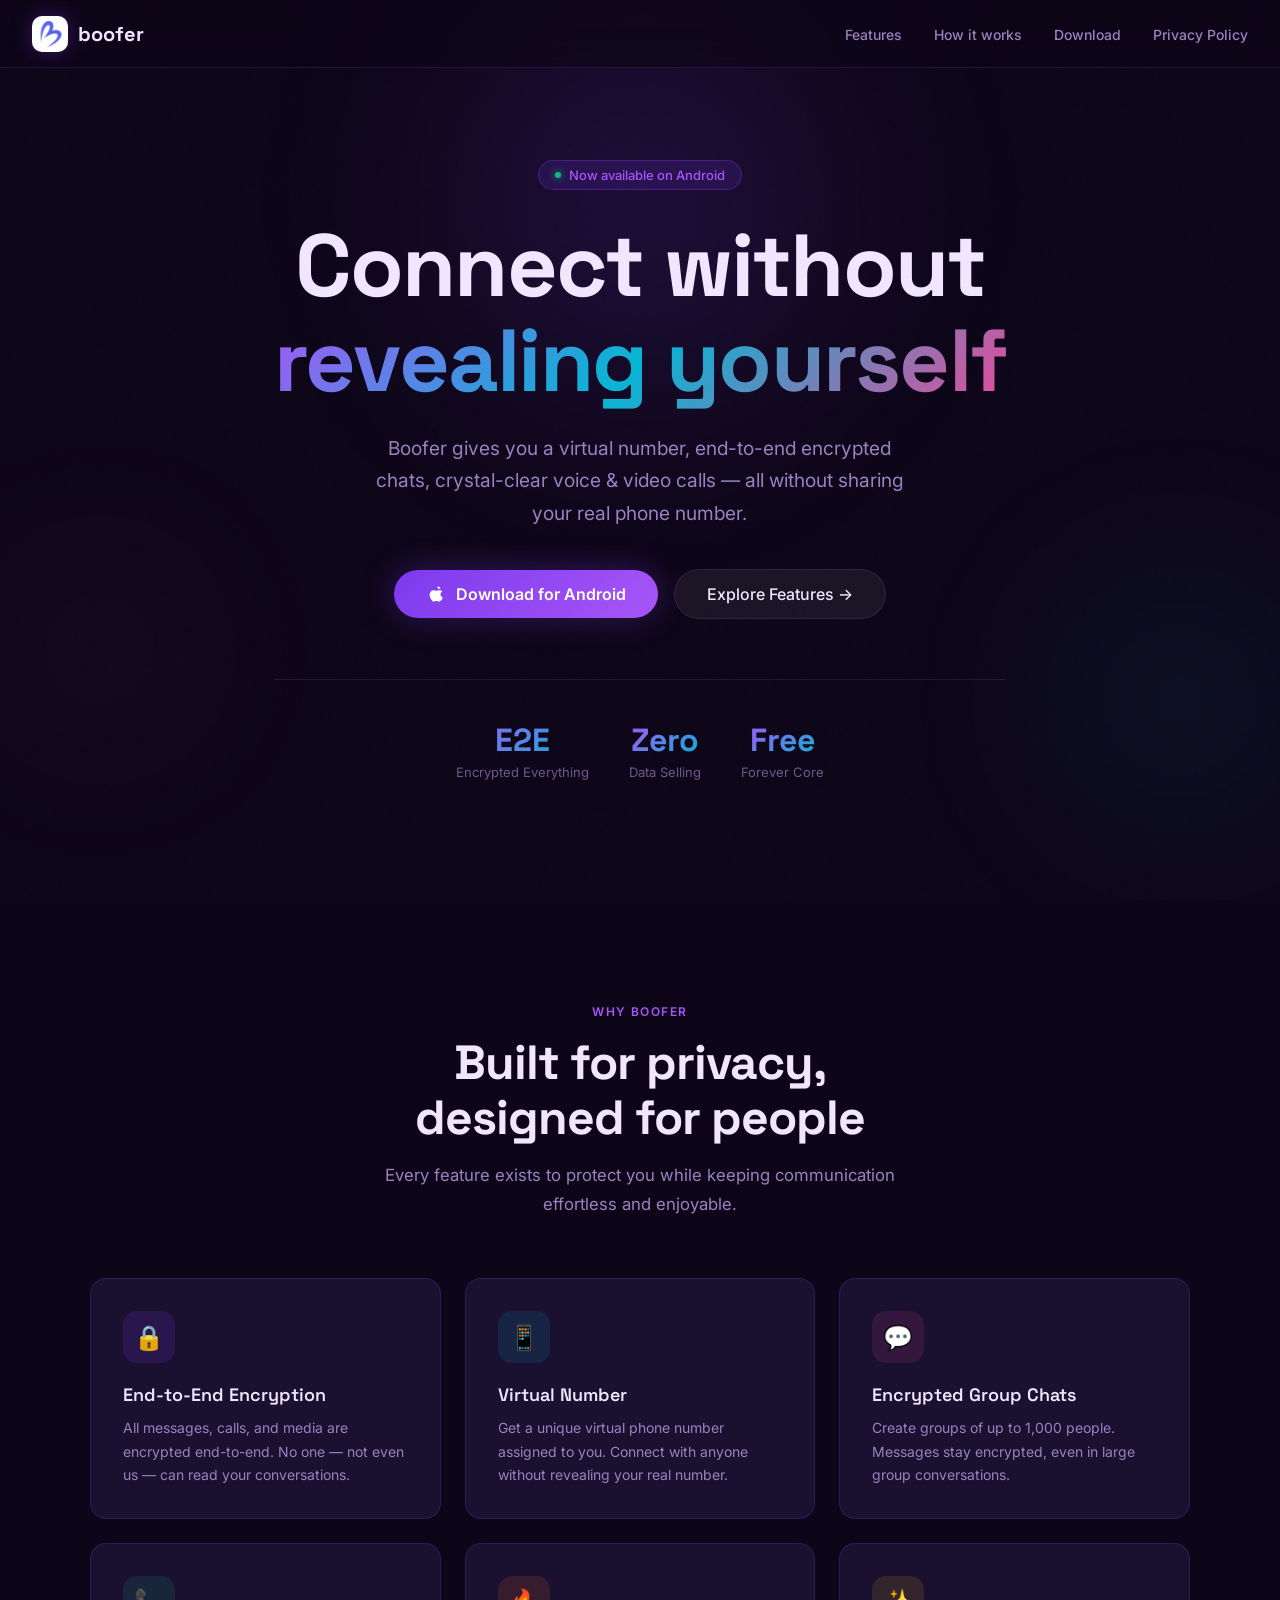
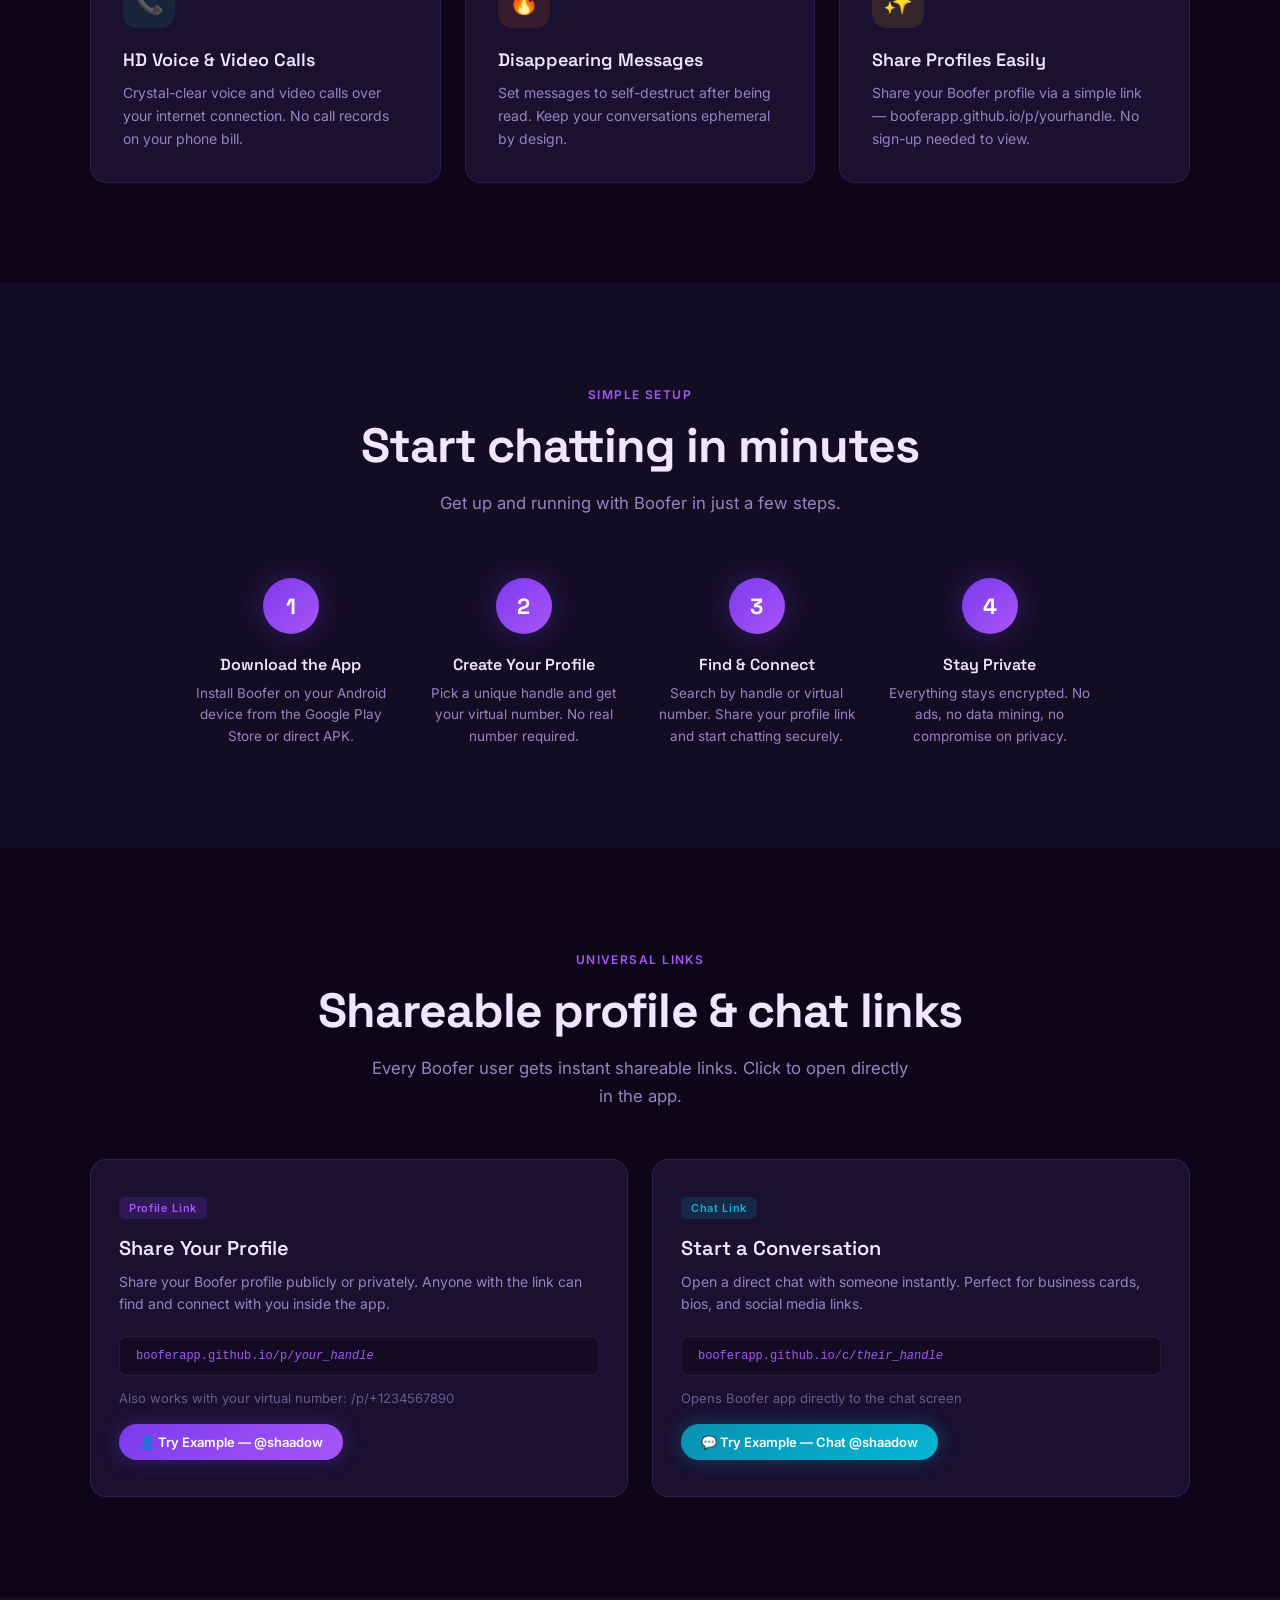
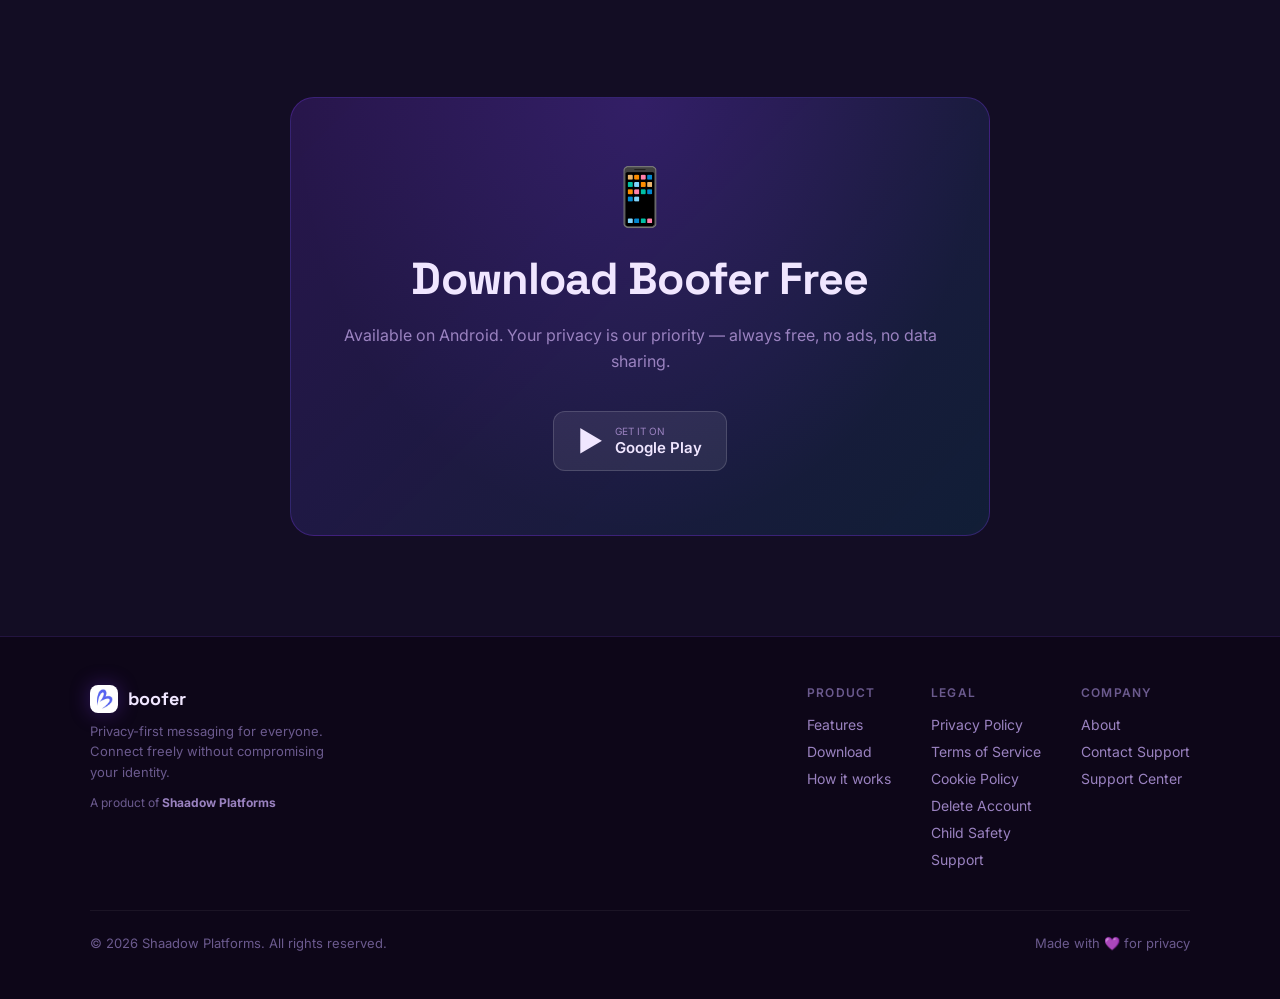
<file: index.html>
<!DOCTYPE html>
<html lang="en">

<head>
  <meta charset="UTF-8" />
  <meta name="viewport" content="width=device-width, initial-scale=1.0" />
  <title>Boofer – Private, Fast, Yours</title>
  <meta name="description"
    content="Boofer is a privacy-first messaging app with virtual numbers, encrypted chats, voice &amp; video calls. Download free on Android. A product of Shaadow Platforms." />
  <meta name="keywords"
    content="boofer, messaging app, private chat, encrypted, virtual number, secure messaging, shaadow platforms" />
  <meta name="theme-color" content="#1a0a2e" />

  <!-- Open Graph -->
  <meta property="og:title" content="Boofer – Private, Fast, Yours" />
  <meta property="og:description"
    content="A privacy-first messaging app with virtual numbers, encrypted chats, and voice & video calls." />
  <meta property="og:type" content="website" />
  <meta property="og:url" content="https://booferapp.github.io" />
  <meta property="og:image" content="https://booferapp.github.io/assets/og-image.png" />

  <!-- Twitter Card -->
  <meta name="twitter:card" content="summary_large_image" />
  <meta name="twitter:title" content="Boofer – Private, Fast, Yours" />
  <meta name="twitter:description"
    content="A privacy-first messaging app with virtual numbers, encrypted chats, and voice & video calls." />

  <link rel="canonical" href="https://booferapp.github.io/" />
  <link rel="icon" href="/logo.jpg" type="image/jpeg" />
  <link rel="apple-touch-icon" href="/logo.jpg" />
  <link rel="preconnect" href="https://fonts.googleapis.com" />
  <link rel="preconnect" href="https://fonts.gstatic.com" crossorigin />
  <link
    href="https://fonts.googleapis.com/css2?family=Inter:wght@300;400;500;600;700;800;900&family=Space+Grotesk:wght@400;500;600;700&display=swap"
    rel="stylesheet" />

  <style>
    *,
    *::before,
    *::after {
      box-sizing: border-box;
      margin: 0;
      padding: 0;
    }

    :root {
      --bg: #0d0618;
      --bg2: #130d24;
      --card: #1a1030;
      --card2: #1f1438;
      --border: rgba(139, 92, 246, 0.18);
      --primary: #7c3aed;
      --primary-light: #a855f7;
      --primary-glow: rgba(124, 58, 237, 0.35);
      --accent: #06b6d4;
      --accent2: #ec4899;
      --text: #f0e6ff;
      --text-muted: #9a82c0;
      --text-dim: #6b5a8e;
      --success: #10b981;
      --radius: 16px;
    }

    html {
      scroll-behavior: smooth;
    }

    body {
      font-family: 'Inter', sans-serif;
      background: var(--bg);
      color: var(--text);
      min-height: 100vh;
      overflow-x: hidden;
    }

    /* ── NOISE OVERLAY ── */
    body::before {
      content: '';
      position: fixed;
      inset: 0;
      background-image: url("data:image/svg+xml,%3Csvg viewBox='0 0 200 200' xmlns='http://www.w3.org/2000/svg'%3E%3Cfilter id='n'%3E%3CfeTurbulence type='fractalNoise' baseFrequency='0.9' numOctaves='4' stitchTiles='stitch'/%3E%3C/filter%3E%3Crect width='100%25' height='100%25' filter='url(%23n)' opacity='0.035'/%3E%3C/svg%3E");
      pointer-events: none;
      z-index: 0;
      opacity: 0.5;
    }

    /* ── NAVBAR ── */
    nav {
      position: fixed;
      top: 0;
      left: 0;
      right: 0;
      z-index: 100;
      display: flex;
      align-items: center;
      justify-content: space-between;
      padding: 0 2rem;
      height: 68px;
      background: rgba(13, 6, 24, 0.7);
      backdrop-filter: blur(20px);
      -webkit-backdrop-filter: blur(20px);
      border-bottom: 1px solid var(--border);
      transition: background 0.3s;
    }

    .nav-logo {
      display: flex;
      align-items: center;
      gap: 10px;
      text-decoration: none;
    }

    .nav-logo-icon {
      width: 36px;
      height: 36px;
      border-radius: 10px;
      background: #fff;
      display: flex;
      align-items: center;
      justify-content: center;
      overflow: hidden;
      box-shadow: 0 0 20px var(--primary-glow);
    }

    .nav-logo-icon img {
      width: 100%;
      height: 100%;
      object-fit: contain;
      padding: 3px;
    }

    .nav-logo-text {
      font-family: 'Space Grotesk', sans-serif;
      font-weight: 700;
      font-size: 20px;
      color: var(--text);
    }

    .nav-links {
      display: flex;
      align-items: center;
      gap: 2rem;
      list-style: none;
    }

    .nav-links a {
      color: var(--text-muted);
      text-decoration: none;
      font-size: 14px;
      font-weight: 500;
      transition: color 0.2s;
    }

    .nav-links a:hover {
      color: var(--text);
    }

    .nav-cta {
      background: linear-gradient(135deg, var(--primary), var(--primary-light));
      color: #fff !important;
      padding: 8px 20px;
      border-radius: 100px;
      font-weight: 600 !important;
      transition: transform 0.2s, box-shadow 0.2s !important;
      box-shadow: 0 0 20px var(--primary-glow);
    }

    .nav-cta:hover {
      transform: translateY(-1px);
      box-shadow: 0 0 30px var(--primary-glow) !important;
      color: #fff !important;
    }

    /* ── HERO ── */
    .hero {
      position: relative;
      min-height: 100vh;
      display: flex;
      align-items: center;
      justify-content: center;
      text-align: center;
      padding: 120px 1.5rem 80px;
      overflow: hidden;
    }

    .hero-bg {
      position: absolute;
      inset: 0;
      z-index: 0;
    }

    .hero-orb {
      position: absolute;
      border-radius: 50%;
      filter: blur(80px);
      opacity: 0.5;
      animation: float 8s ease-in-out infinite;
    }

    .hero-orb-1 {
      width: 600px;
      height: 600px;
      background: radial-gradient(circle, rgba(124, 58, 237, 0.4) 0%, transparent 70%);
      top: -100px;
      left: 50%;
      transform: translateX(-50%);
    }

    .hero-orb-2 {
      width: 400px;
      height: 400px;
      background: radial-gradient(circle, rgba(6, 182, 212, 0.2) 0%, transparent 70%);
      bottom: 0;
      right: -100px;
      animation-delay: -3s;
    }

    .hero-orb-3 {
      width: 300px;
      height: 300px;
      background: radial-gradient(circle, rgba(236, 72, 153, 0.15) 0%, transparent 70%);
      bottom: 100px;
      left: -50px;
      animation-delay: -6s;
    }

    @keyframes float {

      0%,
      100% {
        transform: translateY(0) translateX(-50%);
      }

      50% {
        transform: translateY(-30px) translateX(-50%);
      }
    }

    .hero-orb-2,
    .hero-orb-3 {
      animation: floatSimple 8s ease-in-out infinite;
    }

    @keyframes floatSimple {

      0%,
      100% {
        transform: translateY(0);
      }

      50% {
        transform: translateY(-20px);
      }
    }

    .hero-content {
      position: relative;
      z-index: 1;
      max-width: 780px;
    }

    .hero-badge {
      display: inline-flex;
      align-items: center;
      gap: 8px;
      background: rgba(124, 58, 237, 0.15);
      border: 1px solid rgba(124, 58, 237, 0.35);
      border-radius: 100px;
      padding: 6px 16px;
      font-size: 13px;
      font-weight: 500;
      color: var(--primary-light);
      margin-bottom: 28px;
      animation: fadeUp 0.6s ease both;
    }

    .hero-badge-dot {
      width: 6px;
      height: 6px;
      background: var(--success);
      border-radius: 50%;
      box-shadow: 0 0 8px var(--success);
      animation: pulse 2s infinite;
    }

    @keyframes pulse {

      0%,
      100% {
        opacity: 1;
        transform: scale(1);
      }

      50% {
        opacity: 0.6;
        transform: scale(1.3);
      }
    }

    h1 {
      font-family: 'Space Grotesk', sans-serif;
      font-size: clamp(2.8rem, 7vw, 5.5rem);
      font-weight: 700;
      line-height: 1.08;
      letter-spacing: -0.02em;
      margin-bottom: 24px;
      animation: fadeUp 0.6s 0.1s ease both;
    }

    .gradient-text {
      background: linear-gradient(135deg, #a855f7 0%, #06b6d4 50%, #ec4899 100%);
      -webkit-background-clip: text;
      -webkit-text-fill-color: transparent;
      background-clip: text;
    }

    .hero-desc {
      font-size: clamp(1rem, 2.5vw, 1.2rem);
      color: var(--text-muted);
      line-height: 1.7;
      max-width: 560px;
      margin: 0 auto 40px;
      animation: fadeUp 0.6s 0.2s ease both;
    }

    .hero-actions {
      display: flex;
      align-items: center;
      justify-content: center;
      gap: 16px;
      flex-wrap: wrap;
      animation: fadeUp 0.6s 0.3s ease both;
    }

    .btn-primary {
      display: inline-flex;
      align-items: center;
      gap: 10px;
      background: linear-gradient(135deg, var(--primary), var(--primary-light));
      color: #fff;
      padding: 14px 32px;
      border-radius: 100px;
      font-weight: 600;
      font-size: 16px;
      text-decoration: none;
      box-shadow: 0 0 30px var(--primary-glow), 0 4px 15px rgba(0, 0, 0, 0.3);
      transition: transform 0.2s, box-shadow 0.2s;
    }

    .btn-primary:hover {
      transform: translateY(-2px);
      box-shadow: 0 0 50px var(--primary-glow), 0 8px 25px rgba(0, 0, 0, 0.4);
    }

    .btn-secondary {
      display: inline-flex;
      align-items: center;
      gap: 10px;
      background: rgba(255, 255, 255, 0.06);
      border: 1px solid var(--border);
      color: var(--text);
      padding: 14px 32px;
      border-radius: 100px;
      font-weight: 500;
      font-size: 16px;
      text-decoration: none;
      transition: background 0.2s, border-color 0.2s, transform 0.2s;
    }

    .btn-secondary:hover {
      background: rgba(255, 255, 255, 0.1);
      border-color: rgba(139, 92, 246, 0.4);
      transform: translateY(-1px);
    }

    .hero-stats {
      display: flex;
      align-items: center;
      justify-content: center;
      gap: 40px;
      margin-top: 60px;
      padding-top: 40px;
      border-top: 1px solid var(--border);
      animation: fadeUp 0.6s 0.4s ease both;
      flex-wrap: wrap;
    }

    .stat-item {
      text-align: center;
    }

    .stat-value {
      font-family: 'Space Grotesk', sans-serif;
      font-size: 2rem;
      font-weight: 700;
      background: linear-gradient(135deg, var(--primary-light), var(--accent));
      -webkit-background-clip: text;
      -webkit-text-fill-color: transparent;
      background-clip: text;
    }

    .stat-label {
      font-size: 13px;
      color: var(--text-dim);
      margin-top: 4px;
    }

    /* ── FEATURES ── */
    section {
      padding: 100px 1.5rem;
      position: relative;
      z-index: 1;
    }

    .section-label {
      display: inline-block;
      font-size: 12px;
      font-weight: 600;
      letter-spacing: 0.12em;
      text-transform: uppercase;
      color: var(--primary-light);
      margin-bottom: 16px;
    }

    .section-title {
      font-family: 'Space Grotesk', sans-serif;
      font-size: clamp(1.8rem, 4vw, 3rem);
      font-weight: 700;
      letter-spacing: -0.02em;
      line-height: 1.15;
      margin-bottom: 16px;
    }

    .section-desc {
      color: var(--text-muted);
      font-size: 1.05rem;
      line-height: 1.7;
      max-width: 540px;
    }

    .features-grid {
      display: grid;
      grid-template-columns: repeat(auto-fit, minmax(300px, 1fr));
      gap: 24px;
      margin-top: 60px;
      max-width: 1100px;
      margin-left: auto;
      margin-right: auto;
    }

    .feature-card {
      background: var(--card);
      border: 1px solid var(--border);
      border-radius: var(--radius);
      padding: 32px;
      transition: transform 0.3s, border-color 0.3s, box-shadow 0.3s;
      position: relative;
      overflow: hidden;
    }

    .feature-card::before {
      content: '';
      position: absolute;
      top: 0;
      left: 0;
      right: 0;
      height: 1px;
      background: linear-gradient(90deg, transparent, var(--primary-light), transparent);
      opacity: 0;
      transition: opacity 0.3s;
    }

    .feature-card:hover {
      transform: translateY(-6px);
      border-color: rgba(139, 92, 246, 0.4);
      box-shadow: 0 20px 60px rgba(0, 0, 0, 0.4), 0 0 30px rgba(124, 58, 237, 0.1);
    }

    .feature-card:hover::before {
      opacity: 1;
    }

    .feature-icon {
      width: 52px;
      height: 52px;
      border-radius: 14px;
      display: flex;
      align-items: center;
      justify-content: center;
      font-size: 24px;
      margin-bottom: 20px;
      position: relative;
    }

    .feature-icon.purple {
      background: rgba(124, 58, 237, 0.15);
    }

    .feature-icon.cyan {
      background: rgba(6, 182, 212, 0.12);
    }

    .feature-icon.pink {
      background: rgba(236, 72, 153, 0.12);
    }

    .feature-icon.green {
      background: rgba(16, 185, 129, 0.12);
    }

    .feature-icon.orange {
      background: rgba(249, 115, 22, 0.12);
    }

    .feature-icon.yellow {
      background: rgba(234, 179, 8, 0.12);
    }

    .feature-card h3 {
      font-family: 'Space Grotesk', sans-serif;
      font-size: 18px;
      font-weight: 600;
      margin-bottom: 10px;
    }

    .feature-card p {
      color: var(--text-muted);
      font-size: 14px;
      line-height: 1.65;
    }

    /* ── HOW IT WORKS ── */
    .how-section {
      background: var(--bg2);
      text-align: center;
    }

    .steps-container {
      display: flex;
      align-items: flex-start;
      justify-content: center;
      gap: 0;
      margin-top: 60px;
      max-width: 900px;
      margin-left: auto;
      margin-right: auto;
      position: relative;
      flex-wrap: wrap;
      gap: 32px;
    }

    .step-item {
      flex: 1;
      min-width: 200px;
      max-width: 250px;
      text-align: center;
      position: relative;
    }

    .step-number {
      width: 56px;
      height: 56px;
      border-radius: 50%;
      background: linear-gradient(135deg, var(--primary), var(--primary-light));
      display: flex;
      align-items: center;
      justify-content: center;
      font-family: 'Space Grotesk', sans-serif;
      font-weight: 700;
      font-size: 22px;
      color: #fff;
      margin: 0 auto 20px;
      box-shadow: 0 0 30px var(--primary-glow);
    }

    .step-item h3 {
      font-family: 'Space Grotesk', sans-serif;
      font-size: 16px;
      font-weight: 600;
      margin-bottom: 8px;
    }

    .step-item p {
      font-size: 13.5px;
      color: var(--text-muted);
      line-height: 1.6;
    }

    /* ── DEEP LINK CTA ── */
    .deeplink-section {
      text-align: center;
      max-width: 1100px;
      margin: 0 auto;
    }

    .deeplink-cards {
      display: grid;
      grid-template-columns: repeat(auto-fit, minmax(280px, 1fr));
      gap: 24px;
      margin-top: 48px;
    }

    .deeplink-card {
      background: var(--card);
      border: 1px solid var(--border);
      border-radius: var(--radius);
      padding: 36px 28px;
      transition: transform 0.3s, border-color 0.3s;
      text-align: left;
      position: relative;
      overflow: hidden;
    }

    .deeplink-card:hover {
      transform: translateY(-4px);
      border-color: rgba(139, 92, 246, 0.4);
    }

    .deeplink-card-badge {
      display: inline-block;
      padding: 4px 10px;
      border-radius: 6px;
      font-size: 11px;
      font-weight: 600;
      letter-spacing: 0.06em;
      margin-bottom: 16px;
    }

    .badge-purple {
      background: rgba(124, 58, 237, 0.2);
      color: var(--primary-light);
    }

    .badge-cyan {
      background: rgba(6, 182, 212, 0.15);
      color: var(--accent);
    }

    .deeplink-card h3 {
      font-family: 'Space Grotesk', sans-serif;
      font-size: 20px;
      font-weight: 600;
      margin-bottom: 10px;
    }

    .deeplink-card p {
      color: var(--text-muted);
      font-size: 14px;
      line-height: 1.6;
      margin-bottom: 20px;
    }

    .code-block {
      background: rgba(0, 0, 0, 0.3);
      border: 1px solid rgba(255, 255, 255, 0.08);
      border-radius: 8px;
      padding: 12px 16px;
      font-family: 'Courier New', monospace;
      font-size: 12px;
      color: var(--primary-light);
      word-break: break-all;
    }

    .try-example-btn {
      display: inline-flex;
      align-items: center;
      gap: 8px;
      margin-top: 16px;
      padding: 10px 20px;
      border-radius: 100px;
      font-size: 13px;
      font-weight: 600;
      text-decoration: none;
      color: #fff;
      transition: transform 0.2s, box-shadow 0.2s;
    }

    .try-example-btn:hover {
      transform: translateY(-2px);
    }

    .try-example-btn.purple {
      background: linear-gradient(135deg, var(--primary), var(--primary-light));
      box-shadow: 0 0 20px var(--primary-glow);
    }

    .try-example-btn.purple:hover {
      box-shadow: 0 0 30px var(--primary-glow);
    }

    .try-example-btn.cyan {
      background: linear-gradient(135deg, #0891b2, #06b6d4);
      box-shadow: 0 0 20px rgba(6, 182, 212, 0.3);
    }

    .try-example-btn.cyan:hover {
      box-shadow: 0 0 30px rgba(6, 182, 212, 0.4);
    }

    /* ── DOWNLOAD ── */
    .download-section {
      background: var(--bg2);
      text-align: center;
    }

    .download-card {
      background: linear-gradient(135deg, rgba(124, 58, 237, 0.2), rgba(6, 182, 212, 0.1));
      border: 1px solid rgba(124, 58, 237, 0.3);
      border-radius: 24px;
      padding: 64px 40px;
      max-width: 700px;
      margin: 0 auto;
      position: relative;
      overflow: hidden;
    }

    .download-card::before {
      content: '';
      position: absolute;
      inset: 0;
      background: radial-gradient(ellipse at 50% 0%, rgba(124, 58, 237, 0.2) 0%, transparent 70%);
    }

    .download-card>* {
      position: relative;
      z-index: 1;
    }

    .download-card h2 {
      font-family: 'Space Grotesk', sans-serif;
      font-size: clamp(1.8rem, 4vw, 2.8rem);
      font-weight: 700;
      letter-spacing: -0.02em;
      margin-bottom: 16px;
    }

    .download-card p {
      color: var(--text-muted);
      font-size: 1rem;
      margin-bottom: 36px;
      line-height: 1.6;
    }

    .download-btns {
      display: flex;
      justify-content: center;
      gap: 16px;
      flex-wrap: wrap;
    }

    .store-btn {
      display: inline-flex;
      align-items: center;
      gap: 12px;
      background: rgba(255, 255, 255, 0.08);
      border: 1px solid rgba(255, 255, 255, 0.15);
      border-radius: 12px;
      padding: 12px 24px;
      text-decoration: none;
      color: var(--text);
      transition: background 0.2s, transform 0.2s;
      min-width: 160px;
    }

    .store-btn:hover {
      background: rgba(255, 255, 255, 0.14);
      transform: translateY(-2px);
    }

    .store-btn-icon {
      font-size: 28px;
    }

    .store-btn-text {
      text-align: left;
    }

    .store-btn-sub {
      font-size: 10px;
      color: var(--text-muted);
      display: block;
    }

    .store-btn-name {
      font-weight: 600;
      font-size: 15px;
    }

    /* ── FOOTER ── */
    footer {
      border-top: 1px solid var(--border);
      padding: 48px 1.5rem;
      position: relative;
      z-index: 1;
    }

    .footer-inner {
      max-width: 1100px;
      margin: 0 auto;
      display: grid;
      grid-template-columns: 1fr auto auto auto;
      gap: 40px;
      align-items: start;
    }

    .footer-brand h3 {
      font-family: 'Space Grotesk', sans-serif;
      font-size: 18px;
      font-weight: 700;
      margin-bottom: 8px;
      display: flex;
      align-items: center;
      gap: 10px;
    }

    .footer-brand p {
      color: var(--text-dim);
      font-size: 13px;
      line-height: 1.6;
      max-width: 260px;
    }

    .footer-col h4 {
      font-size: 12px;
      font-weight: 600;
      letter-spacing: 0.1em;
      text-transform: uppercase;
      color: var(--text-dim);
      margin-bottom: 16px;
    }

    .footer-col a {
      display: block;
      color: var(--text-muted);
      text-decoration: none;
      font-size: 14px;
      margin-bottom: 10px;
      transition: color 0.2s;
    }

    .footer-col a:hover {
      color: var(--text);
    }

    .footer-bottom {
      max-width: 1100px;
      margin: 32px auto 0;
      padding-top: 24px;
      border-top: 1px solid rgba(255, 255, 255, 0.06);
      display: flex;
      justify-content: space-between;
      align-items: center;
      font-size: 13px;
      color: var(--text-dim);
      flex-wrap: wrap;
      gap: 12px;
    }

    @keyframes fadeUp {
      from {
        opacity: 0;
        transform: translateY(24px);
      }

      to {
        opacity: 1;
        transform: translateY(0);
      }
    }

    .fade-up {
      opacity: 0;
      transform: translateY(30px);
      transition: opacity 0.65s ease, transform 0.65s ease;
    }

    .fade-up.visible {
      opacity: 1;
      transform: translateY(0);
    }

    /* Responsive */
    @media (max-width: 768px) {
      .nav-links {
        display: none;
      }

      .footer-inner {
        grid-template-columns: 1fr 1fr;
      }

      .steps-container {
        gap: 40px;
      }
    }

    @media (max-width: 480px) {
      .footer-inner {
        grid-template-columns: 1fr;
      }

      .hero-stats {
        gap: 24px;
      }
    }
  </style>
</head>

<body>

  <!-- ── NAVBAR ── -->
  <nav id="navbar">
    <a href="/" class="nav-logo">
      <div class="nav-logo-icon"><img src="/logo.jpg" alt="Boofer logo" /></div>
      <span class="nav-logo-text">boofer</span>
    </a>
    <ul class="nav-links">
      <li><a href="#features">Features</a></li>
      <li><a href="#how-it-works">How it works</a></li>
      <li><a href="#download">Download</a></li>
      <li><a href="/legal/privacy-policy">Privacy Policy</a></li>
    </ul>
  </nav>

  <!-- ── HERO ── -->
  <section class="hero">
    <div class="hero-bg">
      <div class="hero-orb hero-orb-1"></div>
      <div class="hero-orb hero-orb-2"></div>
      <div class="hero-orb hero-orb-3"></div>
    </div>
    <div class="hero-content">
      <div class="hero-badge">
        <span class="hero-badge-dot"></span>
        Now available on Android
      </div>
      <h1>
        Connect without<br />
        <span class="gradient-text">revealing yourself</span>
      </h1>
      <p class="hero-desc">
        Boofer gives you a virtual number, end-to-end encrypted chats, crystal-clear voice & video calls — all without
        sharing your real phone number.
      </p>
      <div class="hero-actions">
        <a href="#download" class="btn-primary">
          <svg width="20" height="20" viewBox="0 0 24 24" fill="currentColor">
            <path
              d="M17.05 20.28c-.98.95-2.05.8-3.08.35-1.09-.46-2.09-.48-3.24 0-1.44.62-2.2.44-3.06-.35C2.79 15.25 3.51 7.7 9.05 7.4c1.39.07 2.34.74 3.15.75.81 0 2.27-.91 3.86-.77 1.35.08 2.6.58 3.43 1.58-3.12 1.88-2.6 5.98.56 7.36-.4 1.01-.83 2.01-1 3zm-3.1-17.3c1.7.01 3.29.86 3.29 3.05-2.88.15-4.26-2.04-3.29-3.05z" />
          </svg>
          Download for Android
        </a>
        <a href="#features" class="btn-secondary">
          Explore Features →
        </a>
      </div>
      <div class="hero-stats">
        <div class="stat-item">
          <div class="stat-value">E2E</div>
          <div class="stat-label">Encrypted Everything</div>
        </div>
        <div class="stat-item">
          <div class="stat-value">Zero</div>
          <div class="stat-label">Data Selling</div>
        </div>
        <div class="stat-item">
          <div class="stat-value">Free</div>
          <div class="stat-label">Forever Core</div>
        </div>
      </div>
    </div>
  </section>

  <!-- ── FEATURES ── -->
  <section id="features">
    <div style="max-width:1100px; margin:0 auto; text-align:center">
      <span class="section-label fade-up">Why Boofer</span>
      <h2 class="section-title fade-up">Built for privacy,<br />designed for people</h2>
      <p class="section-desc fade-up" style="margin:0 auto">
        Every feature exists to protect you while keeping communication effortless and enjoyable.
      </p>
    </div>
    <div class="features-grid">
      <div class="feature-card fade-up">
        <div class="feature-icon purple">🔒</div>
        <h3>End-to-End Encryption</h3>
        <p>All messages, calls, and media are encrypted end-to-end. No one — not even us — can read your conversations.
        </p>
      </div>
      <div class="feature-card fade-up">
        <div class="feature-icon cyan">📱</div>
        <h3>Virtual Number</h3>
        <p>Get a unique virtual phone number assigned to you. Connect with anyone without revealing your real number.
        </p>
      </div>
      <div class="feature-card fade-up">
        <div class="feature-icon pink">💬</div>
        <h3>Encrypted Group Chats</h3>
        <p>Create groups of up to 1,000 people. Messages stay encrypted, even in large group conversations.</p>
      </div>
      <div class="feature-card fade-up">
        <div class="feature-icon green">📞</div>
        <h3>HD Voice & Video Calls</h3>
        <p>Crystal-clear voice and video calls over your internet connection. No call records on your phone bill.</p>
      </div>
      <div class="feature-card fade-up">
        <div class="feature-icon orange">🔥</div>
        <h3>Disappearing Messages</h3>
        <p>Set messages to self-destruct after being read. Keep your conversations ephemeral by design.</p>
      </div>
      <div class="feature-card fade-up">
        <div class="feature-icon yellow">✨</div>
        <h3>Share Profiles Easily</h3>
        <p>Share your Boofer profile via a simple link — booferapp.github.io/p/yourhandle. No sign-up needed to view.
        </p>
      </div>
    </div>
  </section>

  <!-- ── HOW IT WORKS ── -->
  <section class="how-section" id="how-it-works">
    <span class="section-label fade-up">Simple Setup</span>
    <h2 class="section-title fade-up">Start chatting in minutes</h2>
    <p class="section-desc fade-up" style="margin: 0 auto 0">Get up and running with Boofer in just a few steps.</p>
    <div class="steps-container">
      <div class="step-item fade-up">
        <div class="step-number">1</div>
        <h3>Download the App</h3>
        <p>Install Boofer on your Android device from the Google Play Store or direct APK.</p>
      </div>
      <div class="step-item fade-up">
        <div class="step-number">2</div>
        <h3>Create Your Profile</h3>
        <p>Pick a unique handle and get your virtual number. No real number required.</p>
      </div>
      <div class="step-item fade-up">
        <div class="step-number">3</div>
        <h3>Find & Connect</h3>
        <p>Search by handle or virtual number. Share your profile link and start chatting securely.</p>
      </div>
      <div class="step-item fade-up">
        <div class="step-number">4</div>
        <h3>Stay Private</h3>
        <p>Everything stays encrypted. No ads, no data mining, no compromise on privacy.</p>
      </div>
    </div>
  </section>

  <!-- ── DEEP LINKS ── -->
  <section>
    <div class="deeplink-section">
      <span class="section-label fade-up">Universal Links</span>
      <h2 class="section-title fade-up">Shareable profile &amp; chat links</h2>
      <p class="section-desc fade-up" style="margin:0 auto">
        Every Boofer user gets instant shareable links. Click to open directly in the app.
      </p>
      <div class="deeplink-cards">
        <div class="deeplink-card fade-up">
          <span class="deeplink-card-badge badge-purple">Profile Link</span>
          <h3>Share Your Profile</h3>
          <p>Share your Boofer profile publicly or privately. Anyone with the link can find and connect with you inside
            the app.</p>
          <div class="code-block">booferapp.github.io/p/<em>your_handle</em></div>
          <p style="margin-top:12px; margin-bottom:0; font-size:13px; color:var(--text-dim)">Also works with your
            virtual number: /p/+1234567890</p>
          <a href="/p/shaadow" class="try-example-btn purple" id="try-profile-btn">👤 Try Example — @shaadow</a>
        </div>
        <div class="deeplink-card fade-up">
          <span class="deeplink-card-badge badge-cyan">Chat Link</span>
          <h3>Start a Conversation</h3>
          <p>Open a direct chat with someone instantly. Perfect for business cards, bios, and social media links.</p>
          <div class="code-block">booferapp.github.io/c/<em>their_handle</em></div>
          <p style="margin-top:12px; margin-bottom:0; font-size:13px; color:var(--text-dim)">Opens Boofer app directly
            to the chat screen</p>
          <a href="/c/shaadow" class="try-example-btn cyan" id="try-chat-btn">💬 Try Example — Chat @shaadow</a>
        </div>
      </div>
    </div>
  </section>

  <!-- ── DOWNLOAD ── -->
  <section class="download-section" id="download">
    <div class="download-card fade-up">
      <div style="font-size:56px; margin-bottom:20px">📱</div>
      <h2>Download Boofer Free</h2>
      <p>Available on Android. Your privacy is our priority — always free, no ads, no data sharing.</p>
      <div class="download-btns">
        <a href="https://play.google.com/store/apps/details?id=com.booferapp.boofer" class="store-btn"
          id="play-store-btn">
          <span class="store-btn-icon">▶</span>
          <span class="store-btn-text">
            <span class="store-btn-sub">GET IT ON</span>
            <span class="store-btn-name">Google Play</span>
          </span>
        </a>
      </div>
    </div>
  </section>

  <!-- ── FOOTER ── -->
  <footer>
    <div class="footer-inner">
      <div class="footer-brand">
        <h3>
          <div class="nav-logo-icon" style="width:28px;height:28px;border-radius:8px;background:#fff"><img
              src="/logo.jpg" alt="Boofer" /></div>
          boofer
        </h3>
        <p>Privacy-first messaging for everyone. Connect freely without compromising your identity.</p>
        <p style="margin-top:10px; font-size:12px; color:var(--text-dim)">A product of <strong
            style="color:var(--text-muted)">Shaadow Platforms</strong></p>
      </div>
      <div class="footer-col">
        <h4>Product</h4>
        <a href="#features">Features</a>
        <a href="#download">Download</a>
        <a href="#how-it-works">How it works</a>
      </div>
      <div class="footer-col" id="footer-legal">
        <h4>Legal</h4>
        <a href="/legal/privacy-policy">Privacy Policy</a>
        <a href="/legal/terms-of-service">Terms of Service</a>
        <a href="/legal/cookie-policy">Cookie Policy</a>
        <a href="/legal/delete-account">Delete Account</a>
        <a href="/legal/child-safety-standards">Child Safety</a>
        <a href="/support">Support</a>
      </div>
      <div class="footer-col">
        <h4>Company</h4>
        <a href="/about">About</a>
        <a
          href="mailto:shaadowplatforms.g92192@gmail.com?subject=[Boofer Support] Request from Web&body=Hello Boofer Support,%0A%0AI have the following question/issue:%0A%0A[Describe your issue here]%0A%0ADevice Info: [Your Device]%0AApp Version: Latest">Contact
          Support</a>
        <a href="/support">Support Center</a>
      </div>
    </div>
    <div class="footer-bottom">
      <span>© 2026 Shaadow Platforms. All rights reserved.</span>
      <span>Made with 💜 for privacy</span>
    </div>
  </footer>

  <script>
    // Scroll animations
    const observer = new IntersectionObserver((entries) => {
      entries.forEach(e => {
        if (e.isIntersecting) {
          e.target.classList.add('visible');
        }
      });
    }, { threshold: 0.1, rootMargin: '0px 0px -40px 0px' });

    document.querySelectorAll('.fade-up').forEach(el => observer.observe(el));

    // Navbar scroll effect
    const navbar = document.getElementById('navbar');
    window.addEventListener('scroll', () => {
      navbar.style.background = window.scrollY > 40
        ? 'rgba(13,6,24,0.95)'
        : 'rgba(13,6,24,0.7)';
    });
  </script>
</body>

</html>
</file>
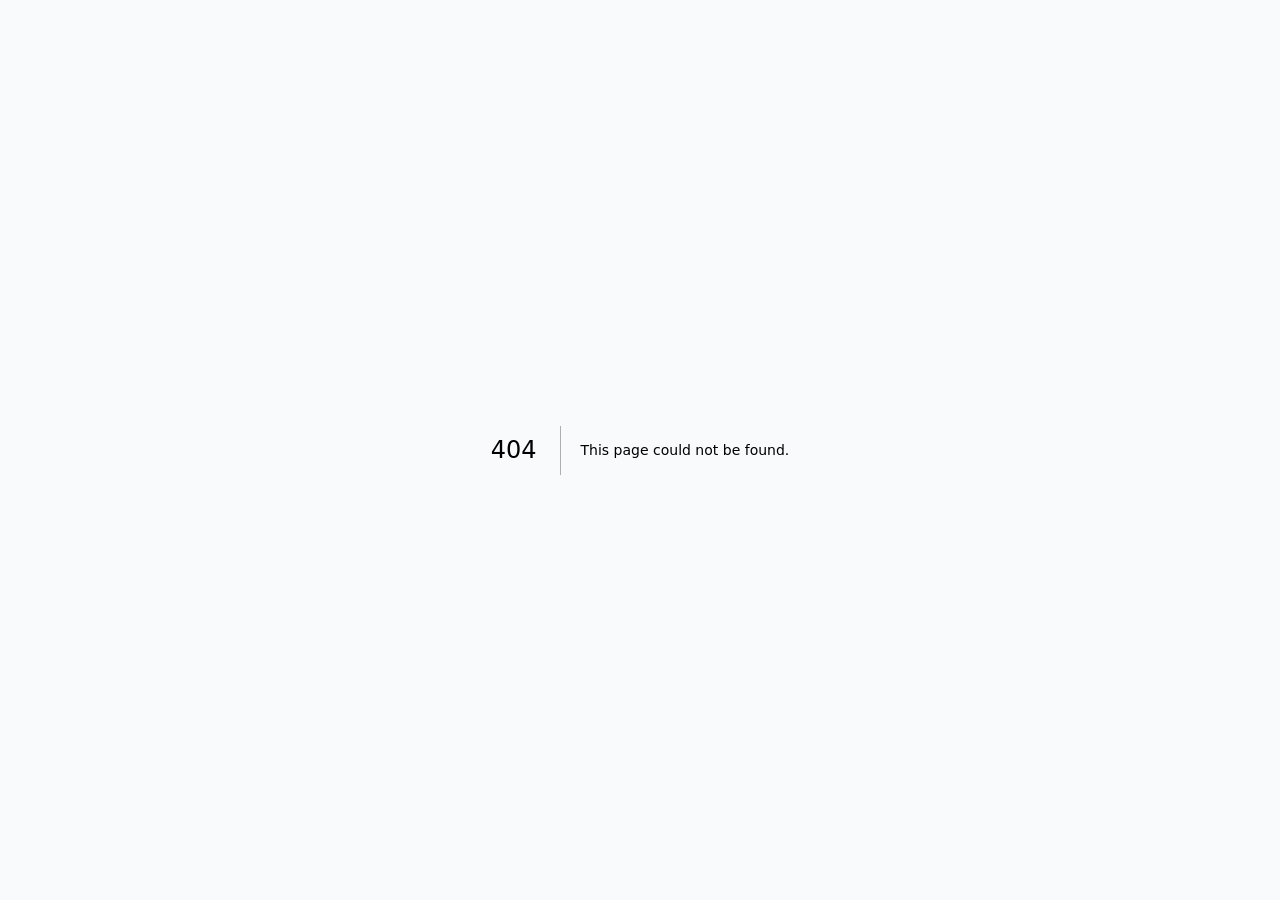
<file: 404/index.html>
<!DOCTYPE html><!--hzvvdGLG2pvf4R3eM4Kx1--><html lang="en"><head><meta charSet="utf-8"/><meta name="viewport" content="width=device-width, initial-scale=1"/><link rel="stylesheet" href="/_next/static/css/f7ec1117669c21fe.css" data-precedence="next"/><link rel="preload" as="script" fetchPriority="low" href="/_next/static/chunks/webpack-f8eb32b95afdf02c.js"/><script src="/_next/static/chunks/4bd1b696-409494caf8c83275.js" async=""></script><script src="/_next/static/chunks/255-b42175db60ba08dd.js" async=""></script><script src="/_next/static/chunks/main-app-14091006bca31755.js" async=""></script><meta name="robots" content="noindex"/><title>404: This page could not be found.</title><title>Boofer Admin Dashboard</title><meta name="description" content="Comprehensive admin panel for Boofer app management"/><link rel="icon" href="/favicon.ico" type="image/x-icon" sizes="16x16"/><script src="/_next/static/chunks/polyfills-42372ed130431b0a.js" noModule=""></script></head><body class="antialiased bg-gray-50"><div hidden=""><!--$--><!--/$--></div><div style="font-family:system-ui,&quot;Segoe UI&quot;,Roboto,Helvetica,Arial,sans-serif,&quot;Apple Color Emoji&quot;,&quot;Segoe UI Emoji&quot;;height:100vh;text-align:center;display:flex;flex-direction:column;align-items:center;justify-content:center"><div><style>body{color:#000;background:#fff;margin:0}.next-error-h1{border-right:1px solid rgba(0,0,0,.3)}@media (prefers-color-scheme:dark){body{color:#fff;background:#000}.next-error-h1{border-right:1px solid rgba(255,255,255,.3)}}</style><h1 class="next-error-h1" style="display:inline-block;margin:0 20px 0 0;padding:0 23px 0 0;font-size:24px;font-weight:500;vertical-align:top;line-height:49px">404</h1><div style="display:inline-block"><h2 style="font-size:14px;font-weight:400;line-height:49px;margin:0">This page could not be found.</h2></div></div></div><!--$--><!--/$--><script src="/_next/static/chunks/webpack-f8eb32b95afdf02c.js" id="_R_" async=""></script><script>(self.__next_f=self.__next_f||[]).push([0])</script><script>self.__next_f.push([1,"1:\"$Sreact.fragment\"\n2:I[9766,[],\"\"]\n3:I[98924,[],\"\"]\n4:I[24431,[],\"OutletBoundary\"]\n6:I[15278,[],\"AsyncMetadataOutlet\"]\n8:I[24431,[],\"ViewportBoundary\"]\na:I[24431,[],\"MetadataBoundary\"]\nb:\"$Sreact.suspense\"\nd:I[57150,[],\"\"]\n:HL[\"/_next/static/css/f7ec1117669c21fe.css\",\"style\"]\n"])</script><script>self.__next_f.push([1,"0:{\"P\":null,\"b\":\"hzvvdGLG2pvf4R3eM4Kx1\",\"p\":\"\",\"c\":[\"\",\"_not-found\",\"\"],\"i\":false,\"f\":[[[\"\",{\"children\":[\"/_not-found\",{\"children\":[\"__PAGE__\",{}]}]},\"$undefined\",\"$undefined\",true],[\"\",[\"$\",\"$1\",\"c\",{\"children\":[[[\"$\",\"link\",\"0\",{\"rel\":\"stylesheet\",\"href\":\"/_next/static/css/f7ec1117669c21fe.css\",\"precedence\":\"next\",\"crossOrigin\":\"$undefined\",\"nonce\":\"$undefined\"}]],[\"$\",\"html\",null,{\"lang\":\"en\",\"children\":[\"$\",\"body\",null,{\"className\":\"antialiased bg-gray-50\",\"children\":[\"$\",\"$L2\",null,{\"parallelRouterKey\":\"children\",\"error\":\"$undefined\",\"errorStyles\":\"$undefined\",\"errorScripts\":\"$undefined\",\"template\":[\"$\",\"$L3\",null,{}],\"templateStyles\":\"$undefined\",\"templateScripts\":\"$undefined\",\"notFound\":\"$undefined\",\"forbidden\":\"$undefined\",\"unauthorized\":\"$undefined\"}]}]}]]}],{\"children\":[\"/_not-found\",[\"$\",\"$1\",\"c\",{\"children\":[null,[\"$\",\"$L2\",null,{\"parallelRouterKey\":\"children\",\"error\":\"$undefined\",\"errorStyles\":\"$undefined\",\"errorScripts\":\"$undefined\",\"template\":[\"$\",\"$L3\",null,{}],\"templateStyles\":\"$undefined\",\"templateScripts\":\"$undefined\",\"notFound\":\"$undefined\",\"forbidden\":\"$undefined\",\"unauthorized\":\"$undefined\"}]]}],{\"children\":[\"__PAGE__\",[\"$\",\"$1\",\"c\",{\"children\":[[[\"$\",\"title\",null,{\"children\":\"404: This page could not be found.\"}],[\"$\",\"div\",null,{\"style\":{\"fontFamily\":\"system-ui,\\\"Segoe UI\\\",Roboto,Helvetica,Arial,sans-serif,\\\"Apple Color Emoji\\\",\\\"Segoe UI Emoji\\\"\",\"height\":\"100vh\",\"textAlign\":\"center\",\"display\":\"flex\",\"flexDirection\":\"column\",\"alignItems\":\"center\",\"justifyContent\":\"center\"},\"children\":[\"$\",\"div\",null,{\"children\":[[\"$\",\"style\",null,{\"dangerouslySetInnerHTML\":{\"__html\":\"body{color:#000;background:#fff;margin:0}.next-error-h1{border-right:1px solid rgba(0,0,0,.3)}@media (prefers-color-scheme:dark){body{color:#fff;background:#000}.next-error-h1{border-right:1px solid rgba(255,255,255,.3)}}\"}}],[\"$\",\"h1\",null,{\"className\":\"next-error-h1\",\"style\":{\"display\":\"inline-block\",\"margin\":\"0 20px 0 0\",\"padding\":\"0 23px 0 0\",\"fontSize\":24,\"fontWeight\":500,\"verticalAlign\":\"top\",\"lineHeight\":\"49px\"},\"children\":404}],[\"$\",\"div\",null,{\"style\":{\"display\":\"inline-block\"},\"children\":[\"$\",\"h2\",null,{\"style\":{\"fontSize\":14,\"fontWeight\":400,\"lineHeight\":\"49px\",\"margin\":0},\"children\":\"This page could not be found.\"}]}]]}]}]],null,[\"$\",\"$L4\",null,{\"children\":[\"$L5\",[\"$\",\"$L6\",null,{\"promise\":\"$@7\"}]]}]]}],{},null,false]},null,false]},null,false],[\"$\",\"$1\",\"h\",{\"children\":[[\"$\",\"meta\",null,{\"name\":\"robots\",\"content\":\"noindex\"}],[[\"$\",\"$L8\",null,{\"children\":\"$L9\"}],null],[\"$\",\"$La\",null,{\"children\":[\"$\",\"div\",null,{\"hidden\":true,\"children\":[\"$\",\"$b\",null,{\"fallback\":null,\"children\":\"$Lc\"}]}]}]]}],false]],\"m\":\"$undefined\",\"G\":[\"$d\",[]],\"s\":false,\"S\":true}\n"])</script><script>self.__next_f.push([1,"9:[[\"$\",\"meta\",\"0\",{\"charSet\":\"utf-8\"}],[\"$\",\"meta\",\"1\",{\"name\":\"viewport\",\"content\":\"width=device-width, initial-scale=1\"}]]\n5:null\n"])</script><script>self.__next_f.push([1,"e:I[80622,[],\"IconMark\"]\n7:{\"metadata\":[[\"$\",\"title\",\"0\",{\"children\":\"Boofer Admin Dashboard\"}],[\"$\",\"meta\",\"1\",{\"name\":\"description\",\"content\":\"Comprehensive admin panel for Boofer app management\"}],[\"$\",\"link\",\"2\",{\"rel\":\"icon\",\"href\":\"/favicon.ico\",\"type\":\"image/x-icon\",\"sizes\":\"16x16\"}],[\"$\",\"$Le\",\"3\",{}]],\"error\":null,\"digest\":\"$undefined\"}\n"])</script><script>self.__next_f.push([1,"c:\"$7:metadata\"\n"])</script></body></html>
</file>
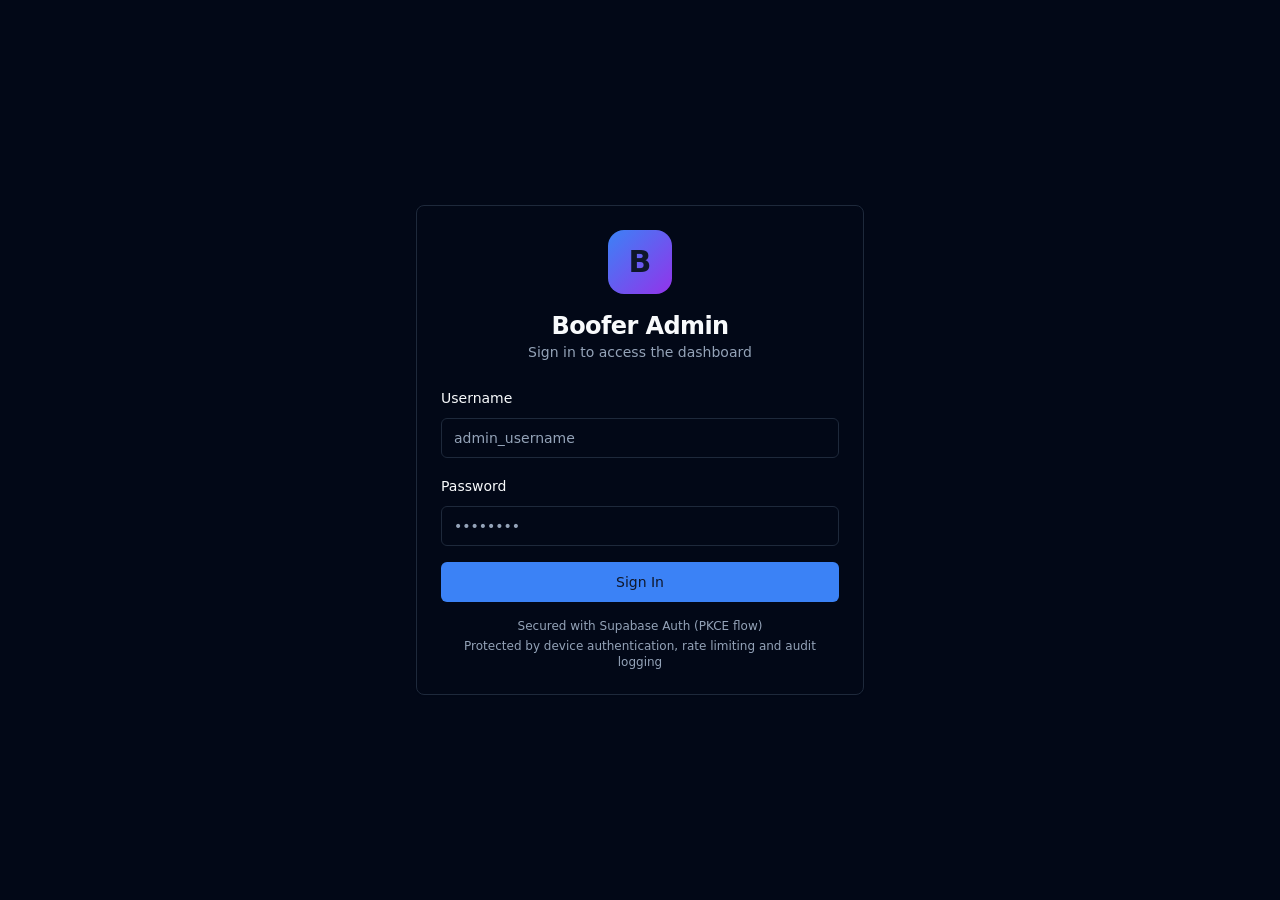
<file: admin/index.html>
<!DOCTYPE html><!--hzvvdGLG2pvf4R3eM4Kx1--><html lang="en"><head><meta charSet="utf-8"/><meta name="viewport" content="width=device-width, initial-scale=1"/><link rel="stylesheet" href="/_next/static/css/f7ec1117669c21fe.css" data-precedence="next"/><link rel="preload" as="script" fetchPriority="low" href="/_next/static/chunks/webpack-f8eb32b95afdf02c.js"/><script src="/_next/static/chunks/4bd1b696-409494caf8c83275.js" async=""></script><script src="/_next/static/chunks/255-b42175db60ba08dd.js" async=""></script><script src="/_next/static/chunks/main-app-14091006bca31755.js" async=""></script><script src="/_next/static/chunks/575-a1e9cb53ccc4623d.js" async=""></script><script src="/_next/static/chunks/app/admin/page-ffffe48181694dc2.js" async=""></script><title>Boofer Admin Dashboard</title><meta name="description" content="Comprehensive admin panel for Boofer app management"/><link rel="icon" href="/favicon.ico" type="image/x-icon" sizes="16x16"/><script src="/_next/static/chunks/polyfills-42372ed130431b0a.js" noModule=""></script></head><body class="antialiased bg-gray-50"><div hidden=""><!--$--><!--/$--></div><div class="flex items-center justify-center min-h-screen bg-background"><div class="flex flex-col items-center gap-4"><div class="animate-spin rounded-full h-12 w-12 border-b-2 border-primary"></div><p class="text-muted-foreground">Loading...</p></div></div><div class="fixed bottom-4 right-4 z-50 flex flex-col gap-2 max-w-md"></div><!--$--><!--/$--><script src="/_next/static/chunks/webpack-f8eb32b95afdf02c.js" id="_R_" async=""></script><script>(self.__next_f=self.__next_f||[]).push([0])</script><script>self.__next_f.push([1,"1:\"$Sreact.fragment\"\n2:I[9766,[],\"\"]\n3:I[98924,[],\"\"]\n4:I[81959,[],\"ClientPageRoot\"]\n5:I[82651,[\"575\",\"static/chunks/575-a1e9cb53ccc4623d.js\",\"698\",\"static/chunks/app/admin/page-ffffe48181694dc2.js\"],\"default\"]\n8:I[24431,[],\"OutletBoundary\"]\na:I[15278,[],\"AsyncMetadataOutlet\"]\nc:I[24431,[],\"ViewportBoundary\"]\ne:I[24431,[],\"MetadataBoundary\"]\nf:\"$Sreact.suspense\"\n11:I[57150,[],\"\"]\n:HL[\"/_next/static/css/f7ec1117669c21fe.css\",\"style\"]\n"])</script><script>self.__next_f.push([1,"0:{\"P\":null,\"b\":\"hzvvdGLG2pvf4R3eM4Kx1\",\"p\":\"\",\"c\":[\"\",\"admin\",\"\"],\"i\":false,\"f\":[[[\"\",{\"children\":[\"admin\",{\"children\":[\"__PAGE__\",{}]}]},\"$undefined\",\"$undefined\",true],[\"\",[\"$\",\"$1\",\"c\",{\"children\":[[[\"$\",\"link\",\"0\",{\"rel\":\"stylesheet\",\"href\":\"/_next/static/css/f7ec1117669c21fe.css\",\"precedence\":\"next\",\"crossOrigin\":\"$undefined\",\"nonce\":\"$undefined\"}]],[\"$\",\"html\",null,{\"lang\":\"en\",\"children\":[\"$\",\"body\",null,{\"className\":\"antialiased bg-gray-50\",\"children\":[\"$\",\"$L2\",null,{\"parallelRouterKey\":\"children\",\"error\":\"$undefined\",\"errorStyles\":\"$undefined\",\"errorScripts\":\"$undefined\",\"template\":[\"$\",\"$L3\",null,{}],\"templateStyles\":\"$undefined\",\"templateScripts\":\"$undefined\",\"notFound\":[[[\"$\",\"title\",null,{\"children\":\"404: This page could not be found.\"}],[\"$\",\"div\",null,{\"style\":{\"fontFamily\":\"system-ui,\\\"Segoe UI\\\",Roboto,Helvetica,Arial,sans-serif,\\\"Apple Color Emoji\\\",\\\"Segoe UI Emoji\\\"\",\"height\":\"100vh\",\"textAlign\":\"center\",\"display\":\"flex\",\"flexDirection\":\"column\",\"alignItems\":\"center\",\"justifyContent\":\"center\"},\"children\":[\"$\",\"div\",null,{\"children\":[[\"$\",\"style\",null,{\"dangerouslySetInnerHTML\":{\"__html\":\"body{color:#000;background:#fff;margin:0}.next-error-h1{border-right:1px solid rgba(0,0,0,.3)}@media (prefers-color-scheme:dark){body{color:#fff;background:#000}.next-error-h1{border-right:1px solid rgba(255,255,255,.3)}}\"}}],[\"$\",\"h1\",null,{\"className\":\"next-error-h1\",\"style\":{\"display\":\"inline-block\",\"margin\":\"0 20px 0 0\",\"padding\":\"0 23px 0 0\",\"fontSize\":24,\"fontWeight\":500,\"verticalAlign\":\"top\",\"lineHeight\":\"49px\"},\"children\":404}],[\"$\",\"div\",null,{\"style\":{\"display\":\"inline-block\"},\"children\":[\"$\",\"h2\",null,{\"style\":{\"fontSize\":14,\"fontWeight\":400,\"lineHeight\":\"49px\",\"margin\":0},\"children\":\"This page could not be found.\"}]}]]}]}]],[]],\"forbidden\":\"$undefined\",\"unauthorized\":\"$undefined\"}]}]}]]}],{\"children\":[\"admin\",[\"$\",\"$1\",\"c\",{\"children\":[null,[\"$\",\"$L2\",null,{\"parallelRouterKey\":\"children\",\"error\":\"$undefined\",\"errorStyles\":\"$undefined\",\"errorScripts\":\"$undefined\",\"template\":[\"$\",\"$L3\",null,{}],\"templateStyles\":\"$undefined\",\"templateScripts\":\"$undefined\",\"notFound\":\"$undefined\",\"forbidden\":\"$undefined\",\"unauthorized\":\"$undefined\"}]]}],{\"children\":[\"__PAGE__\",[\"$\",\"$1\",\"c\",{\"children\":[[\"$\",\"$L4\",null,{\"Component\":\"$5\",\"searchParams\":{},\"params\":{},\"promises\":[\"$@6\",\"$@7\"]}],null,[\"$\",\"$L8\",null,{\"children\":[\"$L9\",[\"$\",\"$La\",null,{\"promise\":\"$@b\"}]]}]]}],{},null,false]},null,false]},null,false],[\"$\",\"$1\",\"h\",{\"children\":[null,[[\"$\",\"$Lc\",null,{\"children\":\"$Ld\"}],null],[\"$\",\"$Le\",null,{\"children\":[\"$\",\"div\",null,{\"hidden\":true,\"children\":[\"$\",\"$f\",null,{\"fallback\":null,\"children\":\"$L10\"}]}]}]]}],false]],\"m\":\"$undefined\",\"G\":[\"$11\",[]],\"s\":false,\"S\":true}\n"])</script><script>self.__next_f.push([1,"6:{}\n7:\"$0:f:0:1:2:children:2:children:1:props:children:0:props:params\"\n"])</script><script>self.__next_f.push([1,"d:[[\"$\",\"meta\",\"0\",{\"charSet\":\"utf-8\"}],[\"$\",\"meta\",\"1\",{\"name\":\"viewport\",\"content\":\"width=device-width, initial-scale=1\"}]]\n9:null\n"])</script><script>self.__next_f.push([1,"12:I[80622,[],\"IconMark\"]\nb:{\"metadata\":[[\"$\",\"title\",\"0\",{\"children\":\"Boofer Admin Dashboard\"}],[\"$\",\"meta\",\"1\",{\"name\":\"description\",\"content\":\"Comprehensive admin panel for Boofer app management\"}],[\"$\",\"link\",\"2\",{\"rel\":\"icon\",\"href\":\"/favicon.ico\",\"type\":\"image/x-icon\",\"sizes\":\"16x16\"}],[\"$\",\"$L12\",\"3\",{}]],\"error\":null,\"digest\":\"$undefined\"}\n"])</script><script>self.__next_f.push([1,"10:\"$b:metadata\"\n"])</script></body></html>
</file>
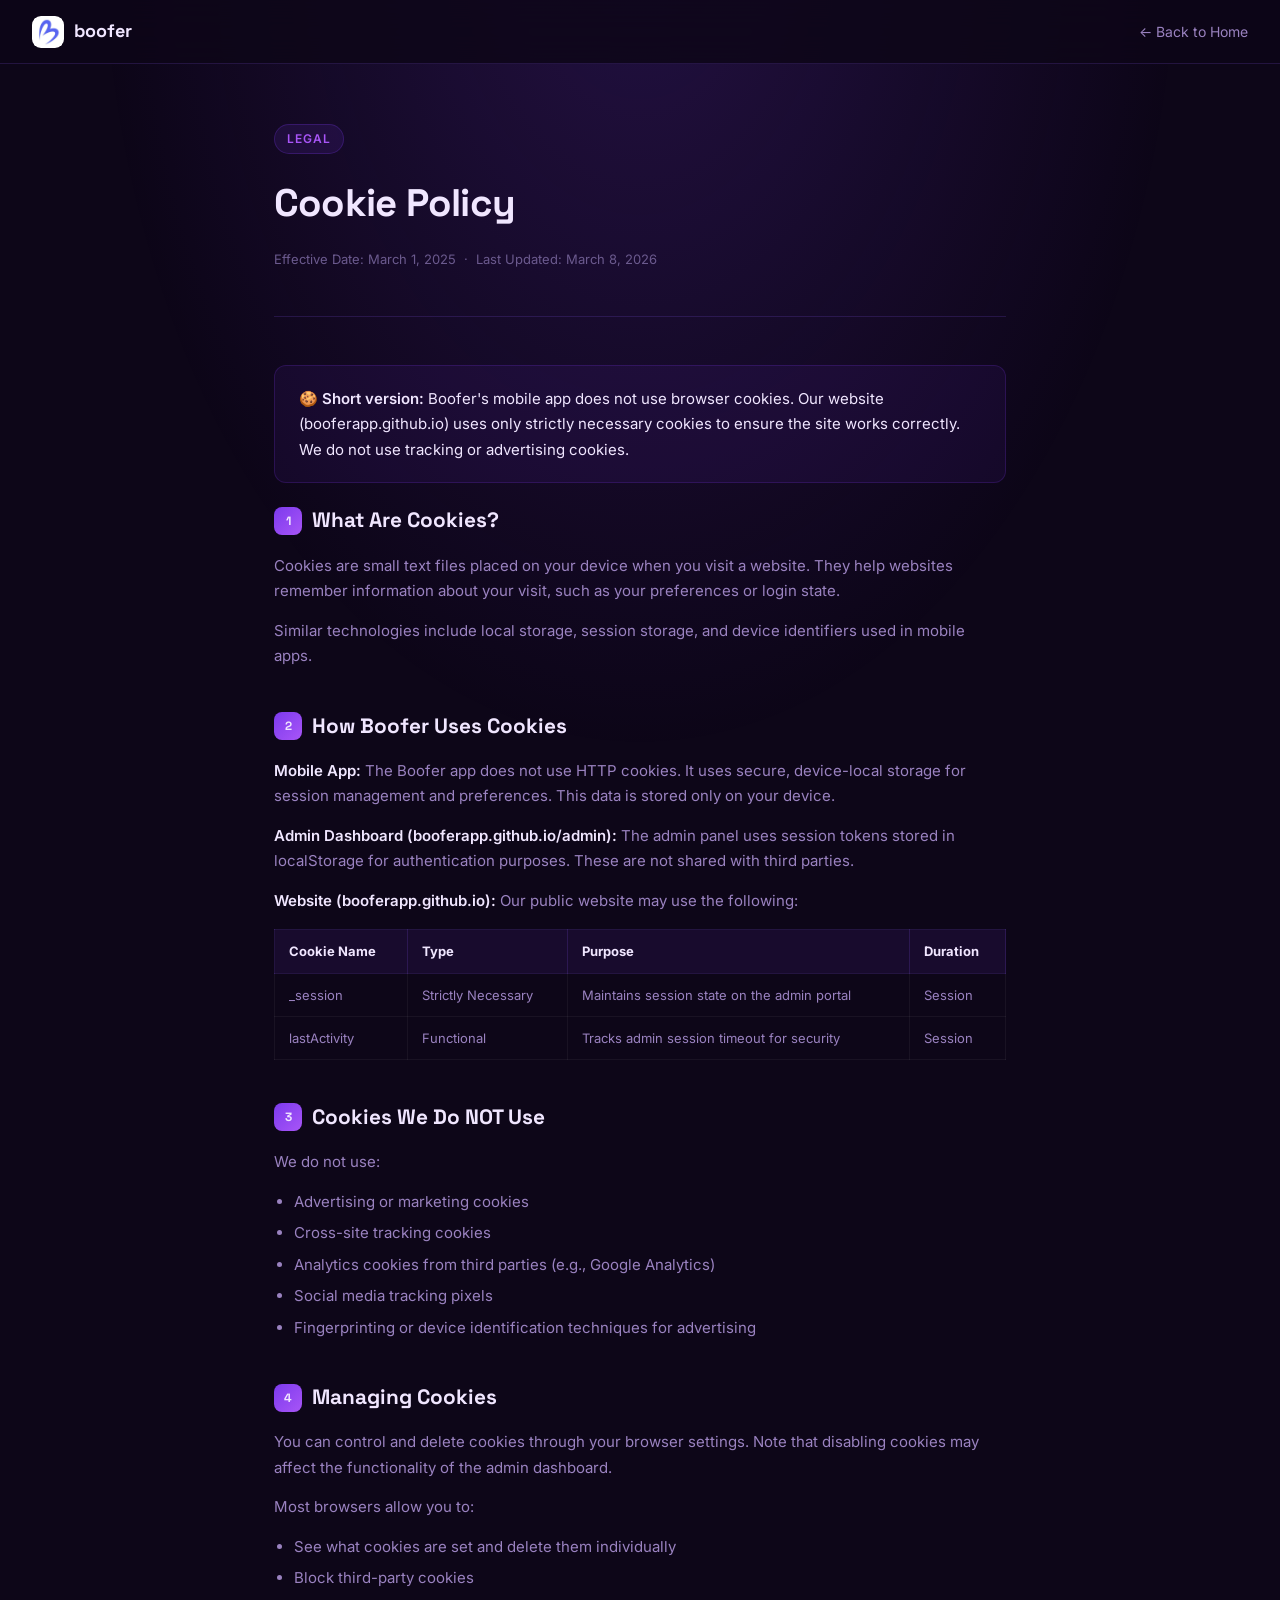
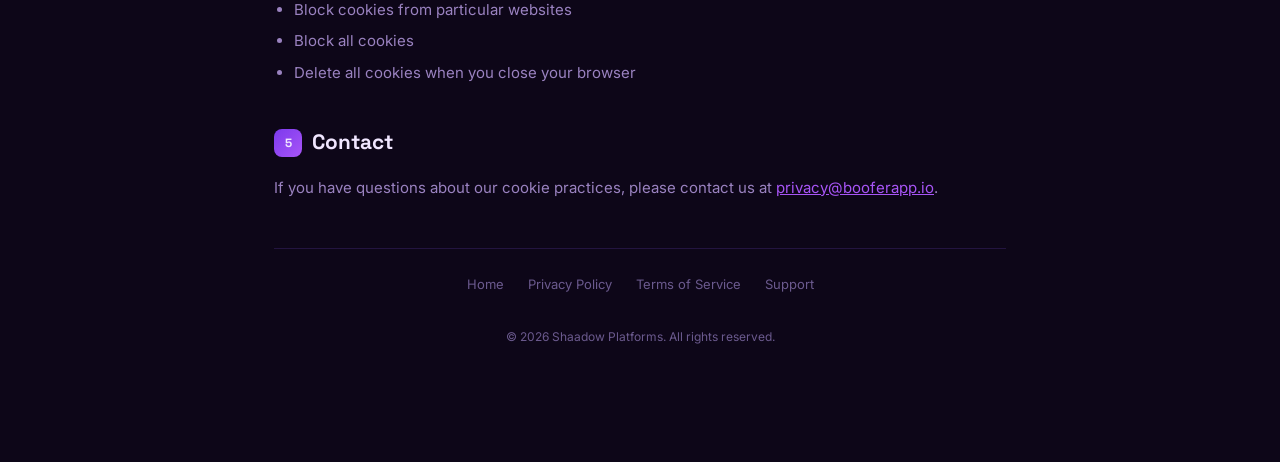
<file: cookie-policy/index.html>
<!DOCTYPE html>
<html lang="en">

<head>
    <meta charset="UTF-8" />
    <meta name="viewport" content="width=device-width, initial-scale=1.0" />
    <title>Cookie Policy – Boofer</title>
    <meta name="description" content="Learn about how Boofer uses cookies and similar technologies." />
    <link rel="canonical" href="https://booferapp.github.io/cookie-policy" />
    <link rel="icon" href="/favicon.ico" type="image/x-icon" />
    <link
        href="https://fonts.googleapis.com/css2?family=Inter:wght@300;400;500;600;700&family=Space+Grotesk:wght@600;700&display=swap"
        rel="stylesheet" />
    <style>
        *,
        *::before,
        *::after {
            box-sizing: border-box;
            margin: 0;
            padding: 0;
        }

        :root {
            --bg: #0d0618;
            --card: #1a1030;
            --border: rgba(139, 92, 246, 0.18);
            --primary: #7c3aed;
            --primary-light: #a855f7;
            --text: #f0e6ff;
            --text-muted: #9a82c0;
            --text-dim: #6b5a8e;
        }

        body {
            font-family: 'Inter', sans-serif;
            background: var(--bg);
            color: var(--text);
            line-height: 1.7;
        }

        body::before {
            content: '';
            position: fixed;
            inset: 0;
            background: radial-gradient(ellipse at 50% -10%, rgba(124, 58, 237, 0.2) 0%, transparent 60%);
            pointer-events: none;
            z-index: 0;
        }

        nav {
            position: sticky;
            top: 0;
            z-index: 100;
            display: flex;
            align-items: center;
            justify-content: space-between;
            padding: 0 2rem;
            height: 64px;
            background: rgba(13, 6, 24, 0.85);
            backdrop-filter: blur(20px);
            border-bottom: 1px solid var(--border);
        }

        .nav-logo {
            display: flex;
            align-items: center;
            gap: 10px;
            text-decoration: none;
        }

        .nav-logo-icon {
            width: 32px;
            height: 32px;
            border-radius: 9px;
            background: #fff;
            display: flex;
            align-items: center;
            justify-content: center;
            overflow: hidden;
        }

        .nav-logo-icon img {
            width: 100%;
            height: 100%;
            object-fit: contain;
            padding: 2px;
        }

        .nav-logo-text {
            font-family: 'Space Grotesk', sans-serif;
            font-weight: 700;
            font-size: 18px;
            color: var(--text);
        }

        .nav-back {
            color: var(--text-muted);
            text-decoration: none;
            font-size: 14px;
        }

        .nav-back:hover {
            color: var(--text);
        }

        .page-wrap {
            max-width: 780px;
            margin: 0 auto;
            padding: 60px 1.5rem 100px;
            position: relative;
            z-index: 1;
        }

        .page-badge {
            display: inline-block;
            padding: 4px 12px;
            border-radius: 100px;
            font-size: 12px;
            font-weight: 600;
            letter-spacing: 0.08em;
            text-transform: uppercase;
            color: var(--primary-light);
            background: rgba(124, 58, 237, 0.12);
            border: 1px solid rgba(124, 58, 237, 0.25);
            margin-bottom: 16px;
        }

        h1 {
            font-family: 'Space Grotesk', sans-serif;
            font-size: 2.4rem;
            font-weight: 700;
            margin-bottom: 12px;
            letter-spacing: -0.02em;
        }

        .page-meta {
            color: var(--text-dim);
            font-size: 13px;
        }

        .page-header {
            margin-bottom: 48px;
            padding-bottom: 32px;
            border-bottom: 1px solid var(--border);
        }

        .section-block {
            margin-bottom: 40px;
        }

        h2 {
            font-family: 'Space Grotesk', sans-serif;
            font-size: 1.3rem;
            font-weight: 700;
            margin-bottom: 14px;
            display: flex;
            align-items: center;
            gap: 10px;
        }

        h2 .sec-num {
            width: 28px;
            height: 28px;
            border-radius: 8px;
            font-size: 12px;
            font-weight: 700;
            background: linear-gradient(135deg, var(--primary), var(--primary-light));
            display: flex;
            align-items: center;
            justify-content: center;
            flex-shrink: 0;
        }

        p {
            color: var(--text-muted);
            margin-bottom: 14px;
            font-size: 15px;
        }

        ul {
            color: var(--text-muted);
            padding-left: 20px;
            margin-bottom: 14px;
            font-size: 15px;
        }

        li {
            margin-bottom: 6px;
        }

        table {
            width: 100%;
            border-collapse: collapse;
            margin: 16px 0 24px;
        }

        th {
            background: rgba(124, 58, 237, 0.1);
            color: var(--text);
            font-size: 13px;
            padding: 10px 14px;
            text-align: left;
            border: 1px solid var(--border);
        }

        td {
            color: var(--text-muted);
            font-size: 13px;
            padding: 10px 14px;
            border: 1px solid rgba(255, 255, 255, 0.05);
            vertical-align: top;
        }

        tr:hover td {
            background: rgba(255, 255, 255, 0.02);
        }

        .highlight-box {
            background: rgba(124, 58, 237, 0.08);
            border: 1px solid rgba(124, 58, 237, 0.2);
            border-radius: 12px;
            padding: 20px 24px;
            margin: 20px 0;
        }

        .highlight-box p {
            margin: 0;
            color: var(--text);
        }

        strong {
            color: var(--text);
            font-weight: 600;
        }

        a {
            color: var(--primary-light);
        }

        .footer-links {
            display: flex;
            gap: 24px;
            justify-content: center;
            margin-top: 48px;
            padding-top: 24px;
            border-top: 1px solid var(--border);
            flex-wrap: wrap;
        }

        .footer-links a {
            color: var(--text-dim);
            text-decoration: none;
            font-size: 13px;
        }

        .footer-links a:hover {
            color: var(--text);
        }
    </style>
</head>

<body>
    <nav>
        <a href="/" class="nav-logo">
            <div class="nav-logo-icon"><img src="/logo.jpg" alt="Boofer" /></div>
            <span class="nav-logo-text">boofer</span>
        </a>
        <a href="/" class="nav-back">← Back to Home</a>
    </nav>

    <div class="page-wrap">
        <div class="page-header">
            <span class="page-badge">Legal</span>
            <h1>Cookie Policy</h1>
            <p class="page-meta">Effective Date: March 1, 2025 &nbsp;·&nbsp; Last Updated: March 8, 2026</p>
        </div>

        <div class="highlight-box">
            <p>🍪 <strong>Short version:</strong> Boofer's mobile app does not use browser cookies. Our website
                (booferapp.github.io) uses only strictly necessary cookies to ensure the site works correctly. We do not
                use tracking or advertising cookies.</p>
        </div>

        <div id="c1" class="section-block">
            <h2><span class="sec-num">1</span> What Are Cookies?</h2>
            <p>Cookies are small text files placed on your device when you visit a website. They help websites remember
                information about your visit, such as your preferences or login state.</p>
            <p>Similar technologies include local storage, session storage, and device identifiers used in mobile apps.
            </p>
        </div>

        <div id="c2" class="section-block">
            <h2><span class="sec-num">2</span> How Boofer Uses Cookies</h2>
            <p><strong>Mobile App:</strong> The Boofer app does not use HTTP cookies. It uses secure, device-local
                storage for session management and preferences. This data is stored only on your device.</p>
            <p><strong>Admin Dashboard (booferapp.github.io/admin):</strong> The admin panel uses session tokens stored
                in localStorage for authentication purposes. These are not shared with third parties.</p>
            <p><strong>Website (booferapp.github.io):</strong> Our public website may use the following:</p>

            <table>
                <thead>
                    <tr>
                        <th>Cookie Name</th>
                        <th>Type</th>
                        <th>Purpose</th>
                        <th>Duration</th>
                    </tr>
                </thead>
                <tbody>
                    <tr>
                        <td>_session</td>
                        <td>Strictly Necessary</td>
                        <td>Maintains session state on the admin portal</td>
                        <td>Session</td>
                    </tr>
                    <tr>
                        <td>lastActivity</td>
                        <td>Functional</td>
                        <td>Tracks admin session timeout for security</td>
                        <td>Session</td>
                    </tr>
                </tbody>
            </table>
        </div>

        <div id="c3" class="section-block">
            <h2><span class="sec-num">3</span> Cookies We Do NOT Use</h2>
            <p>We do not use:</p>
            <ul>
                <li>Advertising or marketing cookies</li>
                <li>Cross-site tracking cookies</li>
                <li>Analytics cookies from third parties (e.g., Google Analytics)</li>
                <li>Social media tracking pixels</li>
                <li>Fingerprinting or device identification techniques for advertising</li>
            </ul>
        </div>

        <div id="c4" class="section-block">
            <h2><span class="sec-num">4</span> Managing Cookies</h2>
            <p>You can control and delete cookies through your browser settings. Note that disabling cookies may affect
                the functionality of the admin dashboard.</p>
            <p>Most browsers allow you to:</p>
            <ul>
                <li>See what cookies are set and delete them individually</li>
                <li>Block third-party cookies</li>
                <li>Block cookies from particular websites</li>
                <li>Block all cookies</li>
                <li>Delete all cookies when you close your browser</li>
            </ul>
        </div>

        <div id="c5" class="section-block">
            <h2><span class="sec-num">5</span> Contact</h2>
            <p>If you have questions about our cookie practices, please contact us at <a
                    href="mailto:privacy@booferapp.io">privacy@booferapp.io</a>.</p>
        </div>

        <div class="footer-links">
            <a href="/">Home</a>
            <a href="/privacy-policy">Privacy Policy</a>
            <a href="/terms-of-service">Terms of Service</a>
            <a href="/support">Support</a>
            <p style="width:100%;text-align:center;color:var(--text-dim);font-size:12px;margin-top:8px">&copy; 2026
                Shaadow Platforms. All rights reserved.</p>
        </div>
    </div>
</body>

</html>
</file>
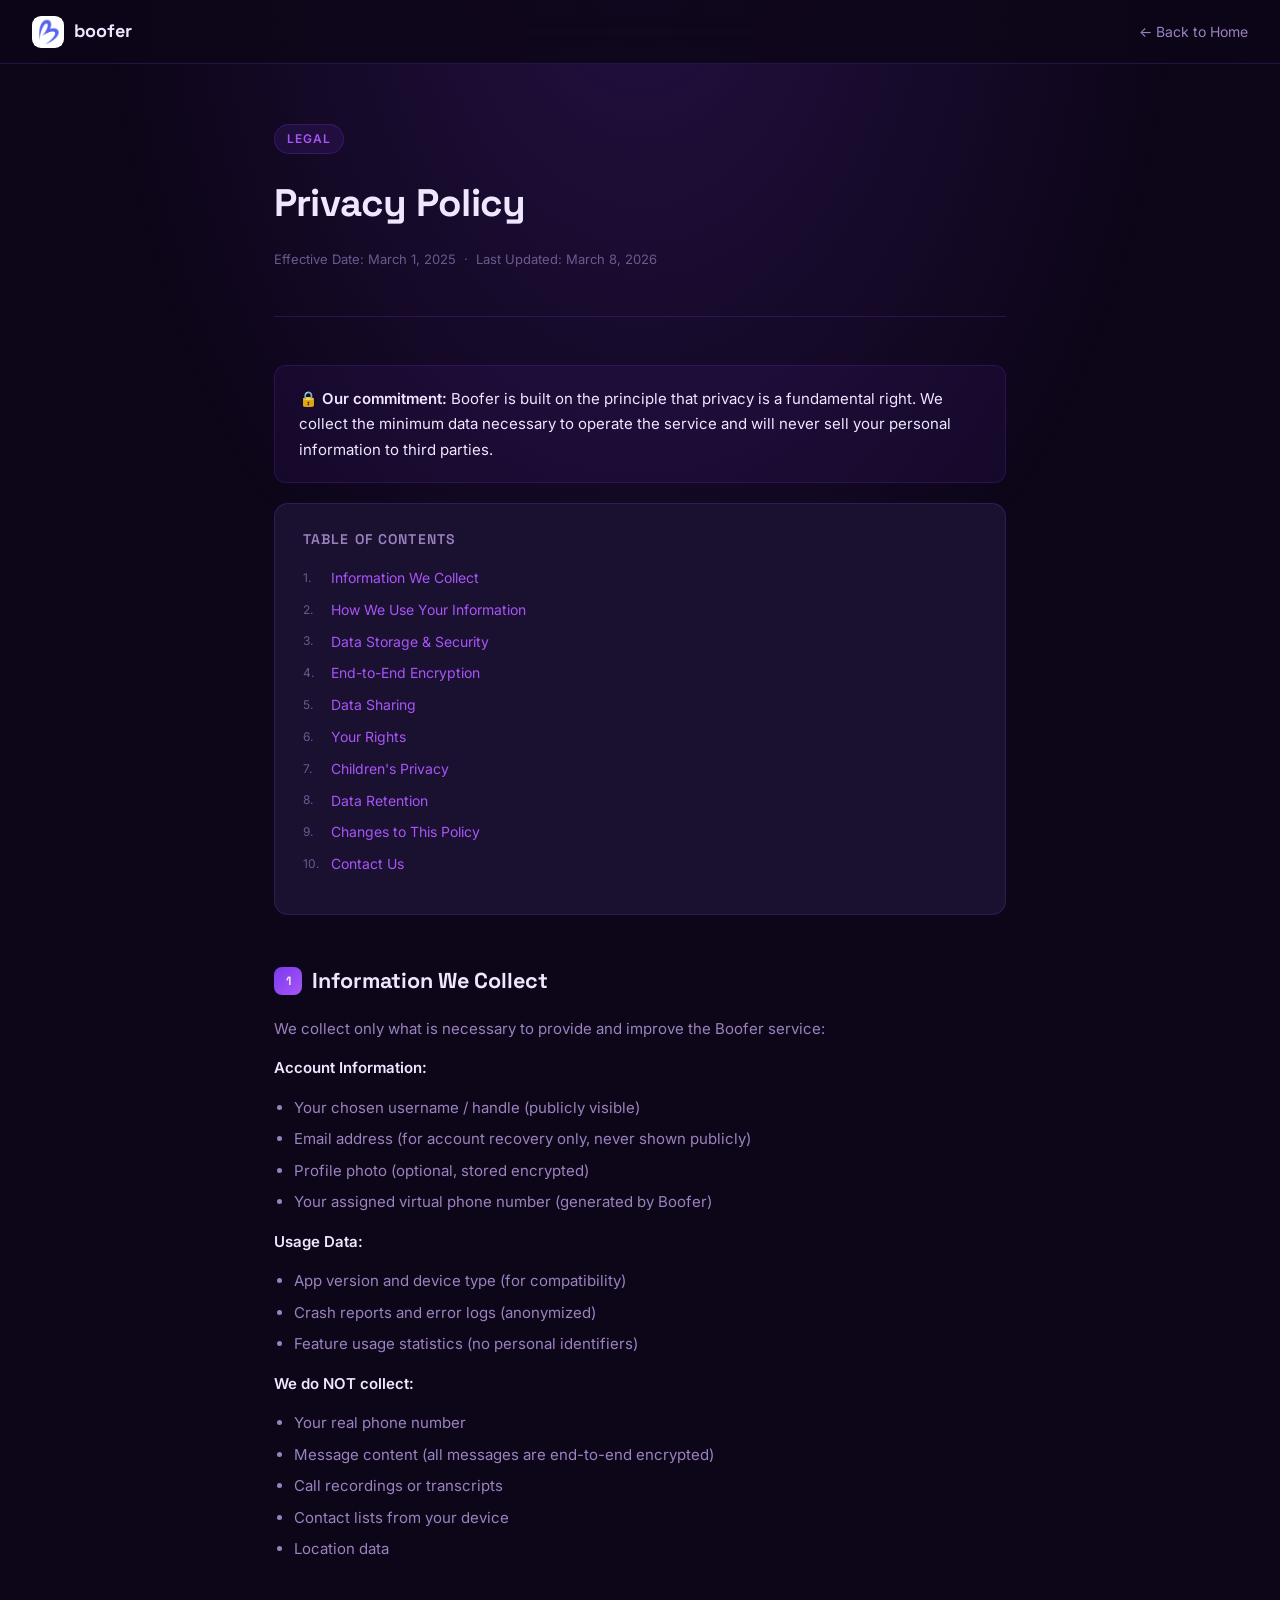
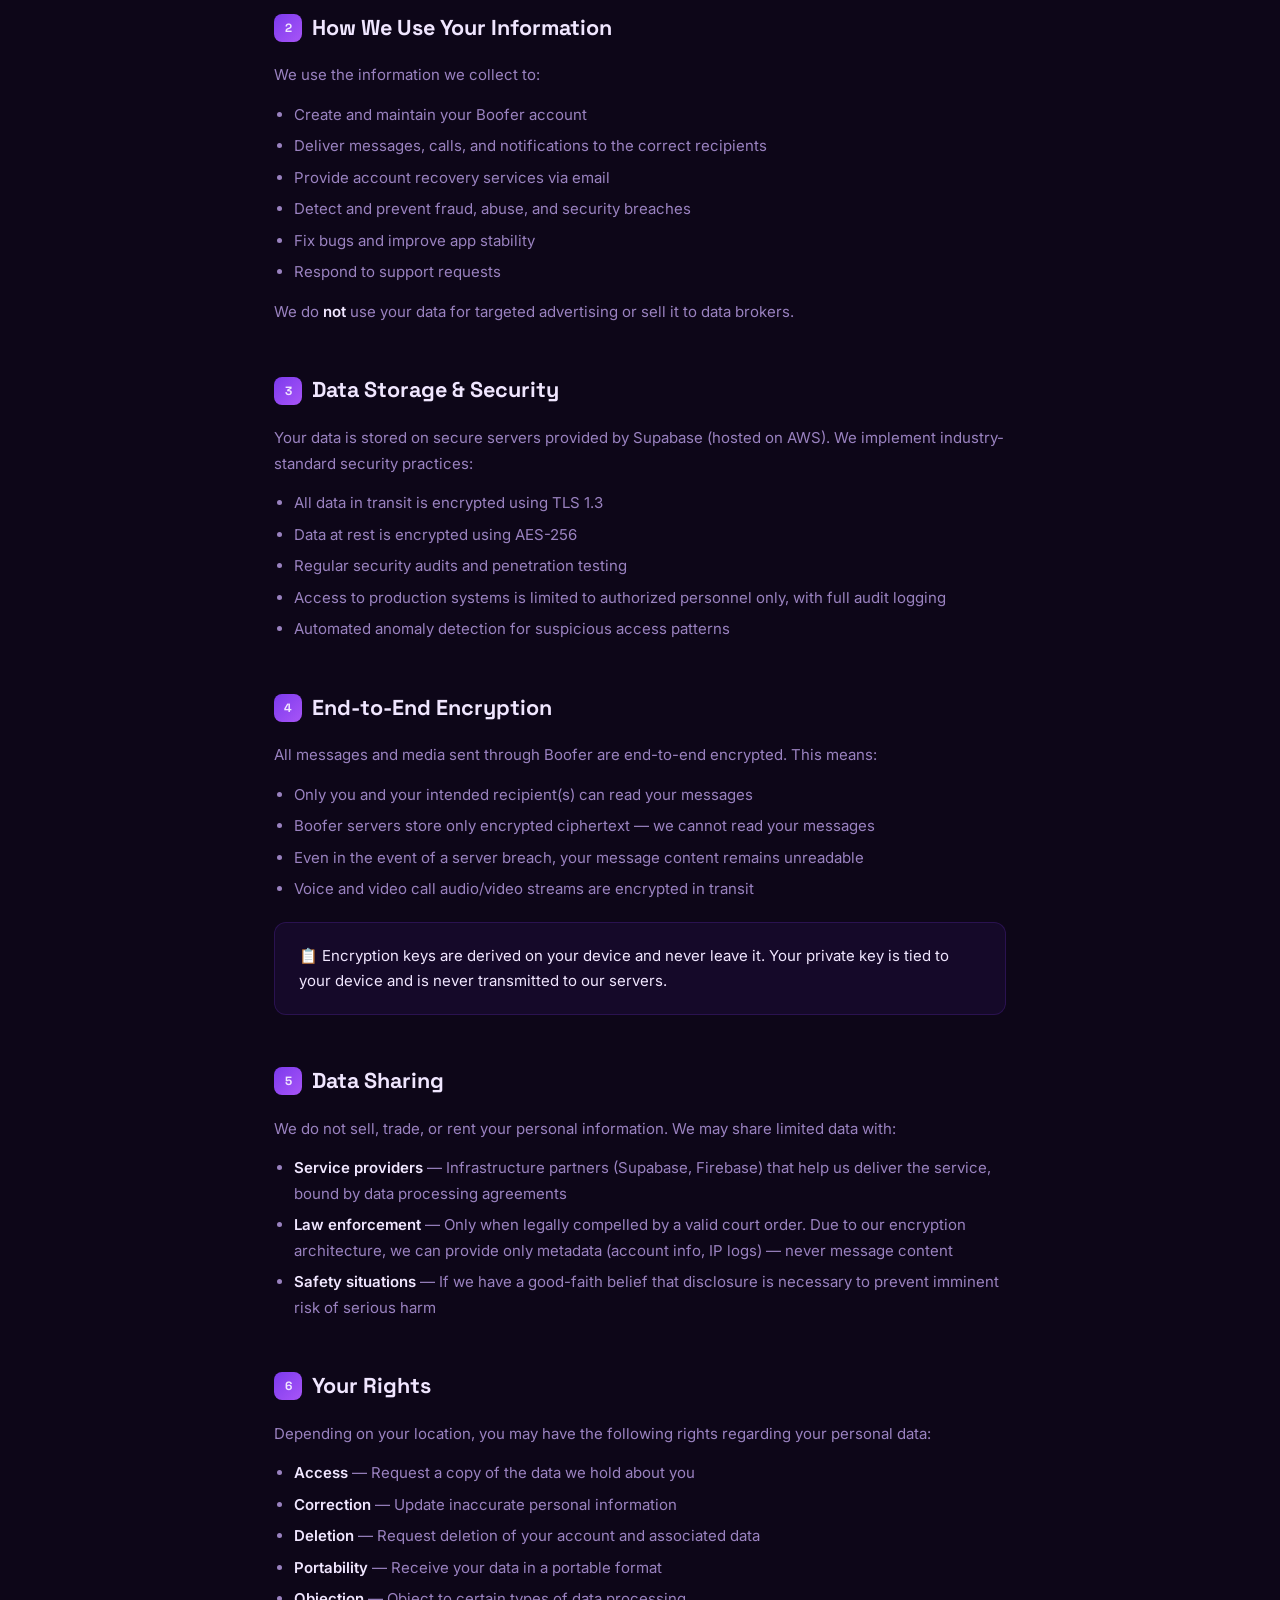
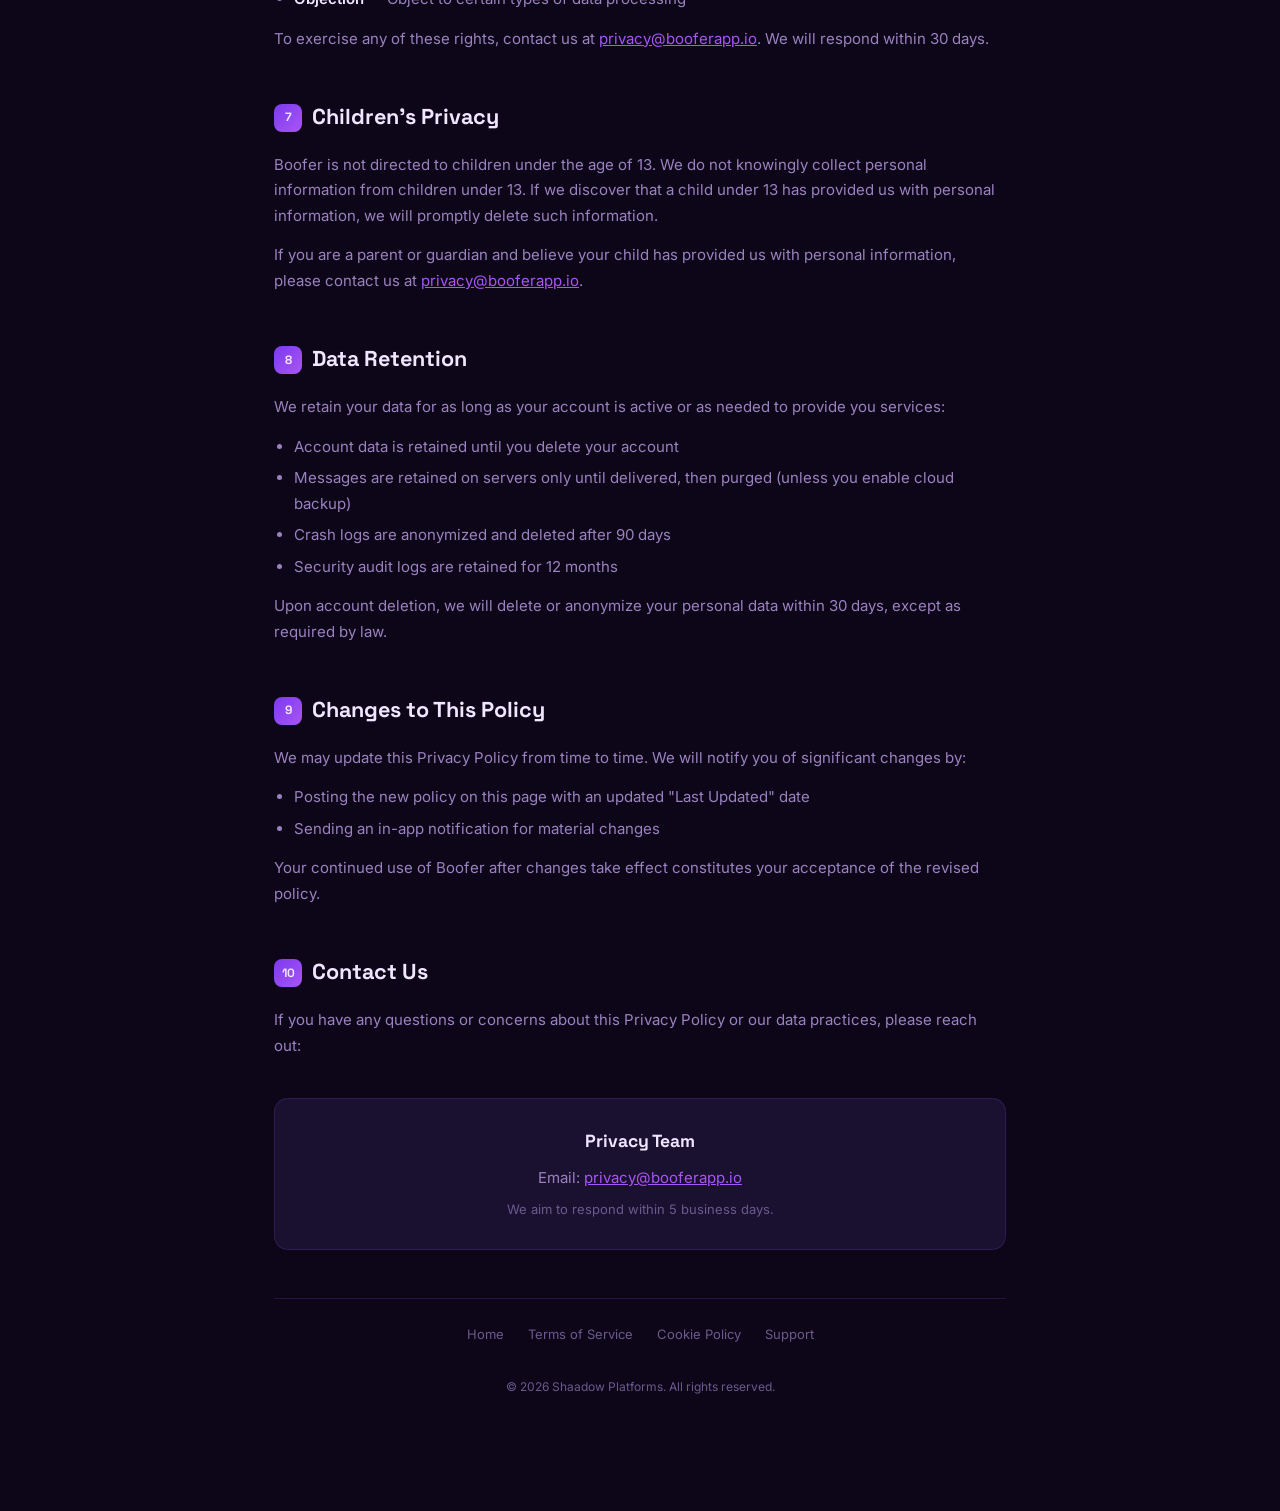
<file: privacy-policy/index.html>
<!DOCTYPE html>
<html lang="en">

<head>
    <meta charset="UTF-8" />
    <meta name="viewport" content="width=device-width, initial-scale=1.0" />
    <title>Privacy Policy – Boofer</title>
    <meta name="description"
        content="Learn how Boofer collects, uses, and protects your data. We are committed to privacy-first messaging." />
    <link rel="canonical" href="https://booferapp.github.io/privacy-policy" />
    <link rel="icon" href="/favicon.ico" type="image/x-icon" />
    <link
        href="https://fonts.googleapis.com/css2?family=Inter:wght@300;400;500;600;700&family=Space+Grotesk:wght@600;700&display=swap"
        rel="stylesheet" />
    <style>
        *,
        *::before,
        *::after {
            box-sizing: border-box;
            margin: 0;
            padding: 0;
        }

        :root {
            --bg: #0d0618;
            --bg2: #130d24;
            --card: #1a1030;
            --border: rgba(139, 92, 246, 0.18);
            --primary: #7c3aed;
            --primary-light: #a855f7;
            --primary-glow: rgba(124, 58, 237, 0.35);
            --text: #f0e6ff;
            --text-muted: #9a82c0;
            --text-dim: #6b5a8e;
        }

        body {
            font-family: 'Inter', sans-serif;
            background: var(--bg);
            color: var(--text);
            line-height: 1.7;
        }

        body::before {
            content: '';
            position: fixed;
            inset: 0;
            background: radial-gradient(ellipse at 50% -10%, rgba(124, 58, 237, 0.2) 0%, transparent 60%);
            pointer-events: none;
            z-index: 0;
        }

        nav {
            position: sticky;
            top: 0;
            z-index: 100;
            display: flex;
            align-items: center;
            justify-content: space-between;
            padding: 0 2rem;
            height: 64px;
            background: rgba(13, 6, 24, 0.85);
            backdrop-filter: blur(20px);
            border-bottom: 1px solid var(--border);
        }

        .nav-logo {
            display: flex;
            align-items: center;
            gap: 10px;
            text-decoration: none;
        }

        .nav-logo-icon {
            width: 32px;
            height: 32px;
            border-radius: 9px;
            background: #fff;
            display: flex;
            align-items: center;
            justify-content: center;
            overflow: hidden;
        }

        .nav-logo-icon img {
            width: 100%;
            height: 100%;
            object-fit: contain;
            padding: 2px;
        }

        .nav-logo-text {
            font-family: 'Space Grotesk', sans-serif;
            font-weight: 700;
            font-size: 18px;
            color: var(--text);
        }

        .nav-back {
            color: var(--text-muted);
            text-decoration: none;
            font-size: 14px;
            transition: color 0.2s;
        }

        .nav-back:hover {
            color: var(--text);
        }

        .page-wrap {
            max-width: 780px;
            margin: 0 auto;
            padding: 60px 1.5rem 100px;
            position: relative;
            z-index: 1;
        }

        .page-header {
            margin-bottom: 48px;
            padding-bottom: 32px;
            border-bottom: 1px solid var(--border);
        }

        .page-badge {
            display: inline-block;
            padding: 4px 12px;
            border-radius: 100px;
            font-size: 12px;
            font-weight: 600;
            letter-spacing: 0.08em;
            text-transform: uppercase;
            color: var(--primary-light);
            background: rgba(124, 58, 237, 0.12);
            border: 1px solid rgba(124, 58, 237, 0.25);
            margin-bottom: 16px;
        }

        h1 {
            font-family: 'Space Grotesk', sans-serif;
            font-size: 2.4rem;
            font-weight: 700;
            margin-bottom: 12px;
            letter-spacing: -0.02em;
        }

        .page-meta {
            color: var(--text-dim);
            font-size: 13px;
        }

        .toc {
            background: var(--card);
            border: 1px solid var(--border);
            border-radius: 14px;
            padding: 24px 28px;
            margin-bottom: 48px;
        }

        .toc h3 {
            font-family: 'Space Grotesk', sans-serif;
            font-size: 14px;
            font-weight: 600;
            margin-bottom: 14px;
            color: var(--text-muted);
            text-transform: uppercase;
            letter-spacing: 0.08em;
        }

        .toc ol {
            padding-left: 0;
            list-style: none;
            counter-reset: toc;
        }

        .toc li {
            counter-increment: toc;
            margin-bottom: 8px;
        }

        .toc a {
            color: var(--primary-light);
            text-decoration: none;
            font-size: 14px;
            display: flex;
            align-items: center;
            gap: 8px;
        }

        .toc a::before {
            content: counter(toc) ".";
            color: var(--text-dim);
            font-size: 12px;
            min-width: 20px;
        }

        .toc a:hover {
            color: var(--text);
        }

        .section-block {
            margin-bottom: 48px;
            scroll-margin-top: 80px;
        }

        h2 {
            font-family: 'Space Grotesk', sans-serif;
            font-size: 1.35rem;
            font-weight: 700;
            margin-bottom: 16px;
            display: flex;
            align-items: center;
            gap: 10px;
        }

        h2 .sec-num {
            width: 28px;
            height: 28px;
            border-radius: 8px;
            font-size: 12px;
            font-weight: 700;
            background: linear-gradient(135deg, var(--primary), var(--primary-light));
            display: flex;
            align-items: center;
            justify-content: center;
            flex-shrink: 0;
        }

        p {
            color: var(--text-muted);
            margin-bottom: 14px;
            font-size: 15px;
        }

        ul,
        ol {
            color: var(--text-muted);
            padding-left: 20px;
            margin-bottom: 14px;
            font-size: 15px;
        }

        li {
            margin-bottom: 6px;
        }

        .highlight-box {
            background: rgba(124, 58, 237, 0.08);
            border: 1px solid rgba(124, 58, 237, 0.2);
            border-radius: 12px;
            padding: 20px 24px;
            margin: 20px 0;
        }

        .highlight-box p {
            margin: 0;
            color: var(--text);
        }

        strong {
            color: var(--text);
            font-weight: 600;
        }

        a {
            color: var(--primary-light);
        }

        .contact-box {
            background: var(--card);
            border: 1px solid var(--border);
            border-radius: 14px;
            padding: 28px;
            margin-top: 40px;
            text-align: center;
        }

        .contact-box h3 {
            font-family: 'Space Grotesk', sans-serif;
            font-size: 1.1rem;
            margin-bottom: 8px;
        }

        .contact-box p {
            margin: 0;
        }

        footer-nav {
            display: flex;
            gap: 16px;
            justify-content: center;
            margin-top: 48px;
            flex-wrap: wrap;
        }

        .footer-links {
            display: flex;
            gap: 24px;
            justify-content: center;
            margin-top: 48px;
            padding-top: 24px;
            border-top: 1px solid var(--border);
            flex-wrap: wrap;
        }

        .footer-links a {
            color: var(--text-dim);
            text-decoration: none;
            font-size: 13px;
        }

        .footer-links a:hover {
            color: var(--text);
        }
    </style>
</head>

<body>
    <nav>
        <a href="/" class="nav-logo">
            <div class="nav-logo-icon"><img src="/logo.jpg" alt="Boofer" /></div>
            <span class="nav-logo-text">boofer</span>
        </a>
        <a href="/" class="nav-back">← Back to Home</a>
    </nav>

    <div class="page-wrap">
        <div class="page-header">
            <span class="page-badge">Legal</span>
            <h1>Privacy Policy</h1>
            <p class="page-meta">Effective Date: March 1, 2025 &nbsp;·&nbsp; Last Updated: March 8, 2026</p>
        </div>

        <div class="highlight-box">
            <p>🔒 <strong>Our commitment:</strong> Boofer is built on the principle that privacy is a fundamental right.
                We collect the minimum data necessary to operate the service and will never sell your personal
                information to third parties.</p>
        </div>

        <div class="toc">
            <h3>Table of Contents</h3>
            <ol>
                <li><a href="#s1">Information We Collect</a></li>
                <li><a href="#s2">How We Use Your Information</a></li>
                <li><a href="#s3">Data Storage & Security</a></li>
                <li><a href="#s4">End-to-End Encryption</a></li>
                <li><a href="#s5">Data Sharing</a></li>
                <li><a href="#s6">Your Rights</a></li>
                <li><a href="#s7">Children's Privacy</a></li>
                <li><a href="#s8">Data Retention</a></li>
                <li><a href="#s9">Changes to This Policy</a></li>
                <li><a href="#s10">Contact Us</a></li>
            </ol>
        </div>

        <div id="s1" class="section-block">
            <h2><span class="sec-num">1</span> Information We Collect</h2>
            <p>We collect only what is necessary to provide and improve the Boofer service:</p>
            <p><strong>Account Information:</strong></p>
            <ul>
                <li>Your chosen username / handle (publicly visible)</li>
                <li>Email address (for account recovery only, never shown publicly)</li>
                <li>Profile photo (optional, stored encrypted)</li>
                <li>Your assigned virtual phone number (generated by Boofer)</li>
            </ul>
            <p><strong>Usage Data:</strong></p>
            <ul>
                <li>App version and device type (for compatibility)</li>
                <li>Crash reports and error logs (anonymized)</li>
                <li>Feature usage statistics (no personal identifiers)</li>
            </ul>
            <p><strong>We do NOT collect:</strong></p>
            <ul>
                <li>Your real phone number</li>
                <li>Message content (all messages are end-to-end encrypted)</li>
                <li>Call recordings or transcripts</li>
                <li>Contact lists from your device</li>
                <li>Location data</li>
            </ul>
        </div>

        <div id="s2" class="section-block">
            <h2><span class="sec-num">2</span> How We Use Your Information</h2>
            <p>We use the information we collect to:</p>
            <ul>
                <li>Create and maintain your Boofer account</li>
                <li>Deliver messages, calls, and notifications to the correct recipients</li>
                <li>Provide account recovery services via email</li>
                <li>Detect and prevent fraud, abuse, and security breaches</li>
                <li>Fix bugs and improve app stability</li>
                <li>Respond to support requests</li>
            </ul>
            <p>We do <strong>not</strong> use your data for targeted advertising or sell it to data brokers.</p>
        </div>

        <div id="s3" class="section-block">
            <h2><span class="sec-num">3</span> Data Storage & Security</h2>
            <p>Your data is stored on secure servers provided by Supabase (hosted on AWS). We implement
                industry-standard security practices:</p>
            <ul>
                <li>All data in transit is encrypted using TLS 1.3</li>
                <li>Data at rest is encrypted using AES-256</li>
                <li>Regular security audits and penetration testing</li>
                <li>Access to production systems is limited to authorized personnel only, with full audit logging</li>
                <li>Automated anomaly detection for suspicious access patterns</li>
            </ul>
        </div>

        <div id="s4" class="section-block">
            <h2><span class="sec-num">4</span> End-to-End Encryption</h2>
            <p>All messages and media sent through Boofer are end-to-end encrypted. This means:</p>
            <ul>
                <li>Only you and your intended recipient(s) can read your messages</li>
                <li>Boofer servers store only encrypted ciphertext — we cannot read your messages</li>
                <li>Even in the event of a server breach, your message content remains unreadable</li>
                <li>Voice and video call audio/video streams are encrypted in transit</li>
            </ul>
            <div class="highlight-box">
                <p>📋 Encryption keys are derived on your device and never leave it. Your private key is tied to your
                    device and is never transmitted to our servers.</p>
            </div>
        </div>

        <div id="s5" class="section-block">
            <h2><span class="sec-num">5</span> Data Sharing</h2>
            <p>We do not sell, trade, or rent your personal information. We may share limited data with:</p>
            <ul>
                <li><strong>Service providers</strong> — Infrastructure partners (Supabase, Firebase) that help us
                    deliver the service, bound by data processing agreements</li>
                <li><strong>Law enforcement</strong> — Only when legally compelled by a valid court order. Due to our
                    encryption architecture, we can provide only metadata (account info, IP logs) — never message
                    content</li>
                <li><strong>Safety situations</strong> — If we have a good-faith belief that disclosure is necessary to
                    prevent imminent risk of serious harm</li>
            </ul>
        </div>

        <div id="s6" class="section-block">
            <h2><span class="sec-num">6</span> Your Rights</h2>
            <p>Depending on your location, you may have the following rights regarding your personal data:</p>
            <ul>
                <li><strong>Access</strong> — Request a copy of the data we hold about you</li>
                <li><strong>Correction</strong> — Update inaccurate personal information</li>
                <li><strong>Deletion</strong> — Request deletion of your account and associated data</li>
                <li><strong>Portability</strong> — Receive your data in a portable format</li>
                <li><strong>Objection</strong> — Object to certain types of data processing</li>
            </ul>
            <p>To exercise any of these rights, contact us at <a
                    href="mailto:privacy@booferapp.io">privacy@booferapp.io</a>. We will respond within 30 days.</p>
        </div>

        <div id="s7" class="section-block">
            <h2><span class="sec-num">7</span> Children's Privacy</h2>
            <p>Boofer is not directed to children under the age of 13. We do not knowingly collect personal information
                from children under 13. If we discover that a child under 13 has provided us with personal information,
                we will promptly delete such information.</p>
            <p>If you are a parent or guardian and believe your child has provided us with personal information, please
                contact us at <a href="mailto:privacy@booferapp.io">privacy@booferapp.io</a>.</p>
        </div>

        <div id="s8" class="section-block">
            <h2><span class="sec-num">8</span> Data Retention</h2>
            <p>We retain your data for as long as your account is active or as needed to provide you services:</p>
            <ul>
                <li>Account data is retained until you delete your account</li>
                <li>Messages are retained on servers only until delivered, then purged (unless you enable cloud backup)
                </li>
                <li>Crash logs are anonymized and deleted after 90 days</li>
                <li>Security audit logs are retained for 12 months</li>
            </ul>
            <p>Upon account deletion, we will delete or anonymize your personal data within 30 days, except as required
                by law.</p>
        </div>

        <div id="s9" class="section-block">
            <h2><span class="sec-num">9</span> Changes to This Policy</h2>
            <p>We may update this Privacy Policy from time to time. We will notify you of significant changes by:</p>
            <ul>
                <li>Posting the new policy on this page with an updated "Last Updated" date</li>
                <li>Sending an in-app notification for material changes</li>
            </ul>
            <p>Your continued use of Boofer after changes take effect constitutes your acceptance of the revised policy.
            </p>
        </div>

        <div id="s10" class="section-block">
            <h2><span class="sec-num">10</span> Contact Us</h2>
            <p>If you have any questions or concerns about this Privacy Policy or our data practices, please reach out:
            </p>
            <div class="contact-box">
                <h3>Privacy Team</h3>
                <p>Email: <a href="mailto:privacy@booferapp.io">privacy@booferapp.io</a></p>
                <p style="margin-top: 8px; font-size: 13px; color: var(--text-dim);">We aim to respond within 5 business
                    days.</p>
            </div>
        </div>

        <div class="footer-links">
            <a href="/">Home</a>
            <a href="/terms-of-service">Terms of Service</a>
            <a href="/cookie-policy">Cookie Policy</a>
            <a href="/support">Support</a>
            <p style="width:100%;text-align:center;color:var(--text-dim);font-size:12px;margin-top:8px">&copy; 2026
                Shaadow Platforms. All rights reserved.</p>
        </div>
    </div>
</body>

</html>
</file>
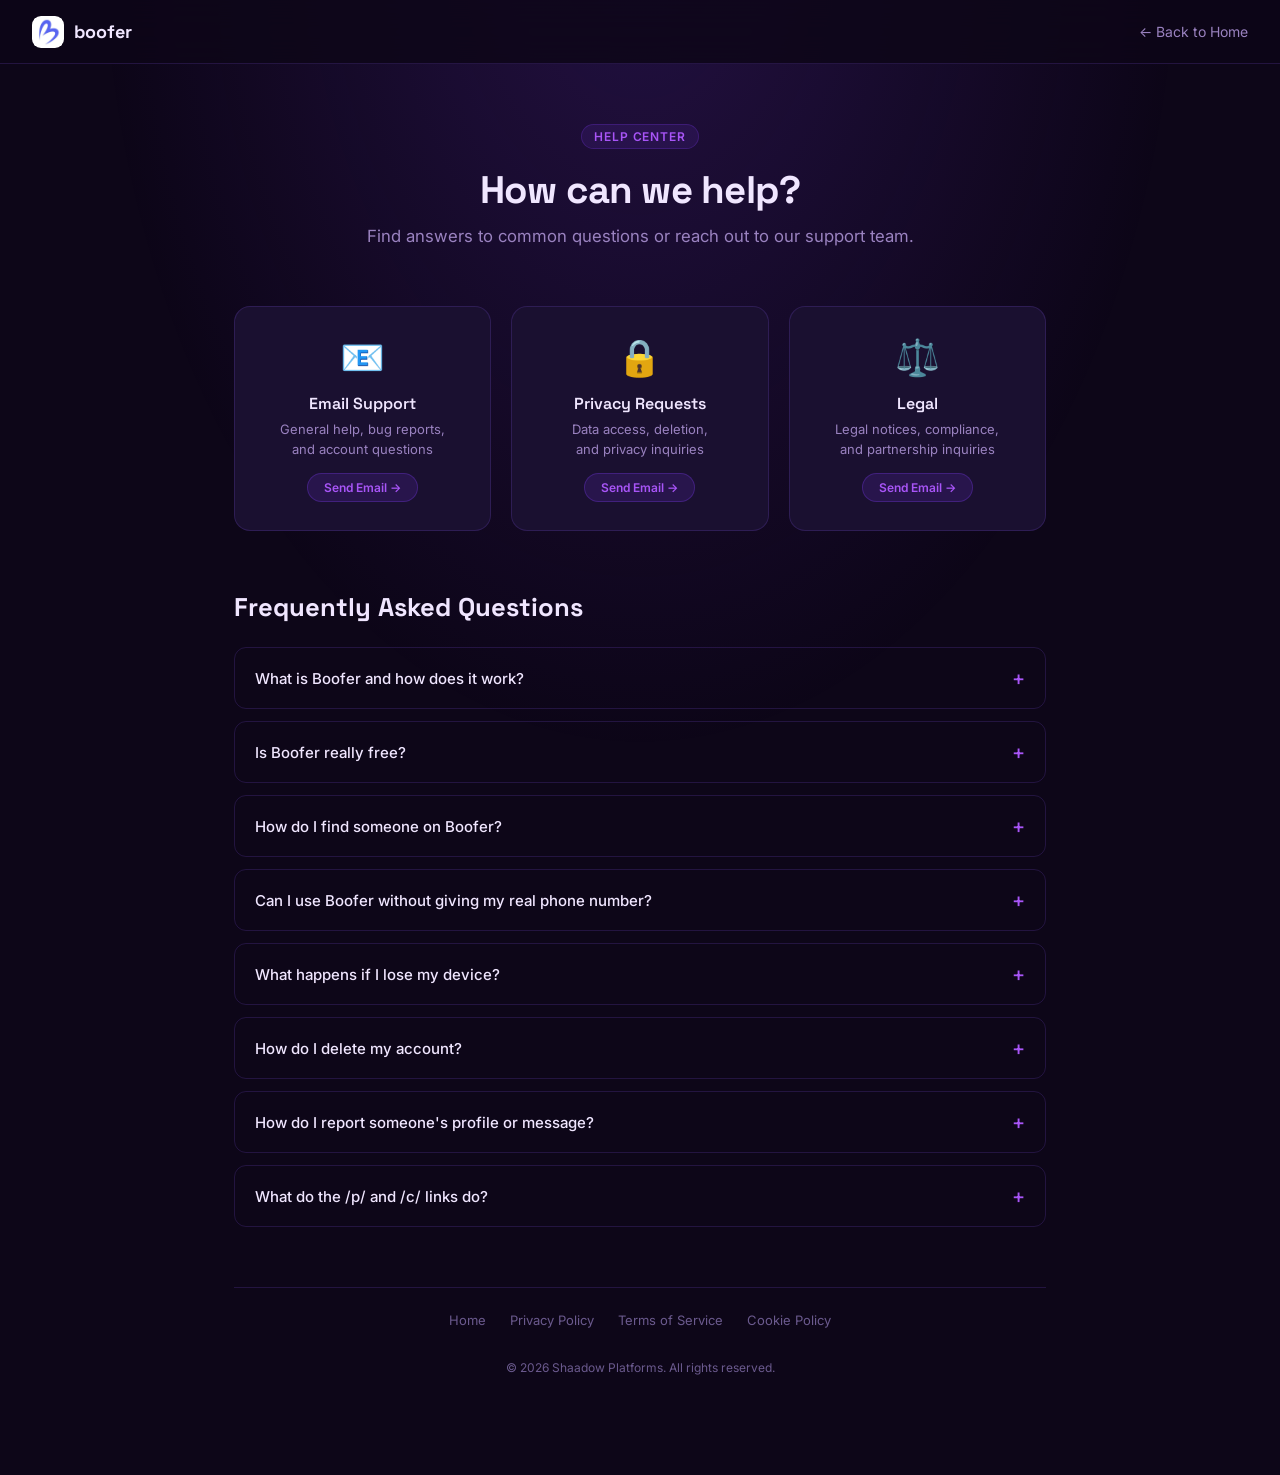
<file: support/index.html>
<!DOCTYPE html>
<html lang="en">

<head>
    <meta charset="UTF-8" />
    <meta name="viewport" content="width=device-width, initial-scale=1.0" />
    <title>Support – Boofer</title>
    <meta name="description"
        content="Get help with Boofer. Contact our support team or find answers to frequently asked questions." />
    <link rel="canonical" href="https://booferapp.github.io/support" />
    <link rel="icon" href="/logo.jpg" type="image/jpeg" />
    <link
        href="https://fonts.googleapis.com/css2?family=Inter:wght@300;400;500;600;700&family=Space+Grotesk:wght@600;700&display=swap"
        rel="stylesheet" />
    <style>
        *,
        *::before,
        *::after {
            box-sizing: border-box;
            margin: 0;
            padding: 0;
        }

        :root {
            --bg: #0d0618;
            --card: #1a1030;
            --border: rgba(139, 92, 246, 0.18);
            --primary: #7c3aed;
            --primary-light: #a855f7;
            --primary-glow: rgba(124, 58, 237, 0.35);
            --text: #f0e6ff;
            --text-muted: #9a82c0;
            --text-dim: #6b5a8e;
        }

        body {
            font-family: 'Inter', sans-serif;
            background: var(--bg);
            color: var(--text);
        }

        body::before {
            content: '';
            position: fixed;
            inset: 0;
            background: radial-gradient(ellipse at 50% -10%, rgba(124, 58, 237, 0.2) 0%, transparent 60%);
            pointer-events: none;
            z-index: 0;
        }

        nav {
            position: sticky;
            top: 0;
            z-index: 100;
            display: flex;
            align-items: center;
            justify-content: space-between;
            padding: 0 2rem;
            height: 64px;
            background: rgba(13, 6, 24, 0.85);
            backdrop-filter: blur(20px);
            border-bottom: 1px solid var(--border);
        }

        .nav-logo {
            display: flex;
            align-items: center;
            gap: 10px;
            text-decoration: none;
        }

        .nav-logo-icon {
            width: 32px;
            height: 32px;
            border-radius: 9px;
            background: #fff;
            display: flex;
            align-items: center;
            justify-content: center;
            overflow: hidden;
        }

        .nav-logo-icon img {
            width: 100%;
            height: 100%;
            object-fit: contain;
            padding: 2px;
        }

        .nav-logo-text {
            font-family: 'Space Grotesk', sans-serif;
            font-weight: 700;
            font-size: 18px;
            color: var(--text);
        }

        .nav-back {
            color: var(--text-muted);
            text-decoration: none;
            font-size: 14px;
        }

        .nav-back:hover {
            color: var(--text);
        }

        .page-wrap {
            max-width: 860px;
            margin: 0 auto;
            padding: 60px 1.5rem 100px;
            position: relative;
            z-index: 1;
        }

        .page-header {
            text-align: center;
            margin-bottom: 60px;
        }

        .page-badge {
            display: inline-block;
            padding: 4px 12px;
            border-radius: 100px;
            font-size: 12px;
            font-weight: 600;
            letter-spacing: 0.08em;
            text-transform: uppercase;
            color: var(--primary-light);
            background: rgba(124, 58, 237, 0.12);
            border: 1px solid rgba(124, 58, 237, 0.25);
            margin-bottom: 16px;
        }

        h1 {
            font-family: 'Space Grotesk', sans-serif;
            font-size: 2.4rem;
            font-weight: 700;
            margin-bottom: 12px;
            letter-spacing: -0.02em;
        }

        .page-desc {
            color: var(--text-muted);
            font-size: 1.05rem;
        }

        .contact-grid {
            display: grid;
            grid-template-columns: repeat(3, 1fr);
            gap: 20px;
            margin-bottom: 60px;
        }

        .contact-card {
            background: var(--card);
            border: 1px solid var(--border);
            border-radius: 16px;
            padding: 28px 20px;
            text-align: center;
            transition: transform 0.2s, border-color 0.2s, box-shadow 0.2s;
            text-decoration: none;
            color: var(--text);
            display: flex;
            flex-direction: column;
            align-items: center;
            justify-content: center;
            min-height: 200px;
        }

        .contact-card:hover {
            transform: translateY(-4px);
            border-color: rgba(139, 92, 246, 0.4);
            box-shadow: 0 12px 40px rgba(0, 0, 0, 0.3), 0 0 20px rgba(124, 58, 237, 0.08);
        }

        .contact-icon {
            font-size: 36px;
            margin-bottom: 14px;
        }

        .contact-card h3 {
            font-family: 'Space Grotesk', sans-serif;
            font-size: 16px;
            font-weight: 600;
            margin-bottom: 6px;
        }

        .contact-card p {
            color: var(--text-muted);
            font-size: 13px;
            margin: 0 0 14px;
            line-height: 1.5;
        }

        .contact-cta {
            display: inline-block;
            padding: 6px 16px;
            border-radius: 100px;
            font-size: 12px;
            font-weight: 600;
            background: rgba(124, 58, 237, 0.15);
            color: var(--primary-light);
            border: 1px solid rgba(124, 58, 237, 0.3);
            transition: background 0.2s, border-color 0.2s;
            margin-top: auto;
        }

        .contact-card:hover .contact-cta {
            background: rgba(124, 58, 237, 0.25);
            border-color: rgba(124, 58, 237, 0.5);
        }

        @media (max-width: 700px) {
            .contact-grid {
                grid-template-columns: 1fr;
            }

            .contact-card {
                min-height: auto;
            }
        }

        .faq-section h2 {
            font-family: 'Space Grotesk', sans-serif;
            font-size: 1.6rem;
            font-weight: 700;
            margin-bottom: 24px;
        }

        .faq-item {
            border: 1px solid var(--border);
            border-radius: 12px;
            margin-bottom: 12px;
            overflow: hidden;
        }

        .faq-q {
            padding: 18px 20px;
            cursor: pointer;
            display: flex;
            justify-content: space-between;
            align-items: center;
            font-weight: 500;
            font-size: 15px;
            user-select: none;
            transition: background 0.2s;
        }

        .faq-q:hover {
            background: rgba(255, 255, 255, 0.03);
        }

        .faq-icon {
            color: var(--primary-light);
            font-size: 20px;
            transition: transform 0.25s;
            flex-shrink: 0;
        }

        .faq-a {
            padding: 0 20px;
            max-height: 0;
            overflow: hidden;
            transition: max-height 0.3s ease, padding 0.3s ease;
            color: var(--text-muted);
            font-size: 14px;
            line-height: 1.7;
        }

        .faq-item.open .faq-a {
            max-height: 300px;
            padding: 0 20px 18px;
        }

        .faq-item.open .faq-icon {
            transform: rotate(45deg);
        }

        .footer-links {
            display: flex;
            gap: 24px;
            justify-content: center;
            margin-top: 60px;
            padding-top: 24px;
            border-top: 1px solid var(--border);
            flex-wrap: wrap;
        }

        .footer-links a {
            color: var(--text-dim);
            text-decoration: none;
            font-size: 13px;
        }

        .footer-links a:hover {
            color: var(--text);
        }
    </style>
</head>

<body>
    <nav>
        <a href="/" class="nav-logo">
            <div class="nav-logo-icon"><img src="/logo.jpg" alt="Boofer" /></div>
            <span class="nav-logo-text">boofer</span>
        </a>
        <a href="/" class="nav-back">← Back to Home</a>
    </nav>

    <div class="page-wrap">
        <div class="page-header">
            <span class="page-badge">Help Center</span>
            <h1>How can we help?</h1>
            <p class="page-desc">Find answers to common questions or reach out to our support team.</p>
        </div>

        <div class="contact-grid">
            <a href="mailto:shaadowplatforms.g92192@gmail.com?subject=[Boofer Support] General Inquiry&body=Hello Boofer Support,%0A%0AI have the following question:%0A%0A[Describe your issue here]"
                class="contact-card">
                <div class="contact-icon">📧</div>
                <h3>Email Support</h3>
                <p>General help, bug reports,<br />and account questions</p>
                <span class="contact-cta">Send Email →</span>
            </a>
            <a href="mailto:shaadowplatforms.g92192@gmail.com?subject=[Boofer Privacy] Privacy Request&body=Hello Boofer Privacy Team,%0A%0AI have a request regarding my privacy/data:%0A%0A[Describe your request here]"
                class="contact-card">
                <div class="contact-icon">🔒</div>
                <h3>Privacy Requests</h3>
                <p>Data access, deletion,<br />and privacy inquiries</p>
                <span class="contact-cta">Send Email →</span>
            </a>
            <a href="mailto:shaadowplatforms.g92192@gmail.com?subject=[Boofer Legal] Legal Inquiry&body=Hello Boofer Legal Team,%0A%0AI am writing to discuss legal matters regarding Boofer:%0A%0A[Describe the matter here]"
                class="contact-card">
                <div class="contact-icon">⚖️</div>
                <h3>Legal</h3>
                <p>Legal notices, compliance,<br />and partnership inquiries</p>
                <span class="contact-cta">Send Email →</span>
            </a>
        </div>

        <div class="faq-section">
            <h2>Frequently Asked Questions</h2>

            <div class="faq-item">
                <div class="faq-q" onclick="toggleFaq(this)">
                    What is Boofer and how does it work?
                    <span class="faq-icon">+</span>
                </div>
                <div class="faq-a">Boofer is a privacy-first messaging app. You get a unique virtual phone number and a
                    custom handle. You can chat, call, and video call with other Boofer users without revealing your
                    real identity or phone number. Everything is end-to-end encrypted.</div>
            </div>

            <div class="faq-item">
                <div class="faq-q" onclick="toggleFaq(this)">
                    Is Boofer really free?
                    <span class="faq-icon">+</span>
                </div>
                <div class="faq-a">Yes! Core features — messaging, voice calls, video calls, file sharing — are
                    completely free. We plan to offer optional premium features in the future, but the core experience
                    will always be free.</div>
            </div>

            <div class="faq-item">
                <div class="faq-q" onclick="toggleFaq(this)">
                    How do I find someone on Boofer?
                    <span class="faq-icon">+</span>
                </div>
                <div class="faq-a">You can find people by their Boofer handle (@username) or their virtual number. You
                    can also share a profile link — booferapp.github.io/p/theirhandle — which opens directly in the app.
                </div>
            </div>

            <div class="faq-item">
                <div class="faq-q" onclick="toggleFaq(this)">
                    Can I use Boofer without giving my real phone number?
                    <span class="faq-icon">+</span>
                </div>
                <div class="faq-a">Absolutely. Boofer does not require your real phone number to register. You only need
                    a username and optionally an email for account recovery. You receive a Boofer virtual number
                    automatically.</div>
            </div>

            <div class="faq-item">
                <div class="faq-q" onclick="toggleFaq(this)">
                    What happens if I lose my device?
                    <span class="faq-icon">+</span>
                </div>
                <div class="faq-a">You can recover your account using your registered email address. Your messages are
                    end-to-end encrypted, so message history on the old device cannot be transferred (by design, for
                    privacy). Your account, contacts, and profile will be fully restored on your new device.</div>
            </div>

            <div class="faq-item">
                <div class="faq-q" onclick="toggleFaq(this)">
                    How do I delete my account?
                    <span class="faq-icon">+</span>
                </div>
                <div class="faq-a">Go to Settings → Account → Delete Account within the Boofer app. This permanently
                    deletes your account and all associated data within 30 days. This action is irreversible. If you
                    cannot access the app, email <a
                        href="mailto:shaadowplatforms.g92192@gmail.com?subject=[Boofer Support] Account Recovery">shaadowplatforms.g92192@gmail.com</a>.
                </div>
            </div>

            <div class="faq-item">
                <div class="faq-q" onclick="toggleFaq(this)">
                    How do I report someone's profile or message?
                    <span class="faq-icon">+</span>
                </div>
                <div class="faq-a">Tap and hold a message or visit a profile and tap the three-dot menu → Report. Our
                    moderation team reviews all reports. You can also email <a
                        href="mailto:shaadowplatforms.g92192@gmail.com?subject=[Boofer Support] Abuse Report">shaadowplatforms.g92192@gmail.com</a>
                    with details.</div>
            </div>

            <div class="faq-item">
                <div class="faq-q" onclick="toggleFaq(this)">
                    What do the /p/ and /c/ links do?
                    <span class="faq-icon">+</span>
                </div>
                <div class="faq-a">
                    <strong>booferapp.github.io/p/handle</strong> — Opens that user's Boofer profile in the
                    app.<br /><br />
                    <strong>booferapp.github.io/c/handle</strong> — Opens a direct chat with that user in the
                    app.<br /><br />
                    If you don't have Boofer installed, you'll be prompted to download it.
                </div>
            </div>
        </div>

        <div class="footer-links">
            <a href="/">Home</a>
            <a href="/legal/privacy-policy" style="color:var(--text-dim) !important">Privacy Policy</a>
            <a href="/legal/terms-of-service" style="color:var(--text-dim) !important">Terms of Service</a>
            <a href="/legal/cookie-policy" style="color:var(--text-dim) !important">Cookie Policy</a>
            <p style="width:100%;text-align:center;color:var(--text-dim);font-size:12px;margin-top:8px">&copy; 2026
                Shaadow Platforms. All rights reserved.</p>
        </div>
    </div>

    <script>
        function toggleFaq(el) {
            const item = el.parentElement;
            const wasOpen = item.classList.contains('open');
            document.querySelectorAll('.faq-item.open').forEach(i => i.classList.remove('open'));
            if (!wasOpen) item.classList.add('open');
        }
    </script>
</body>

</html>
</file>
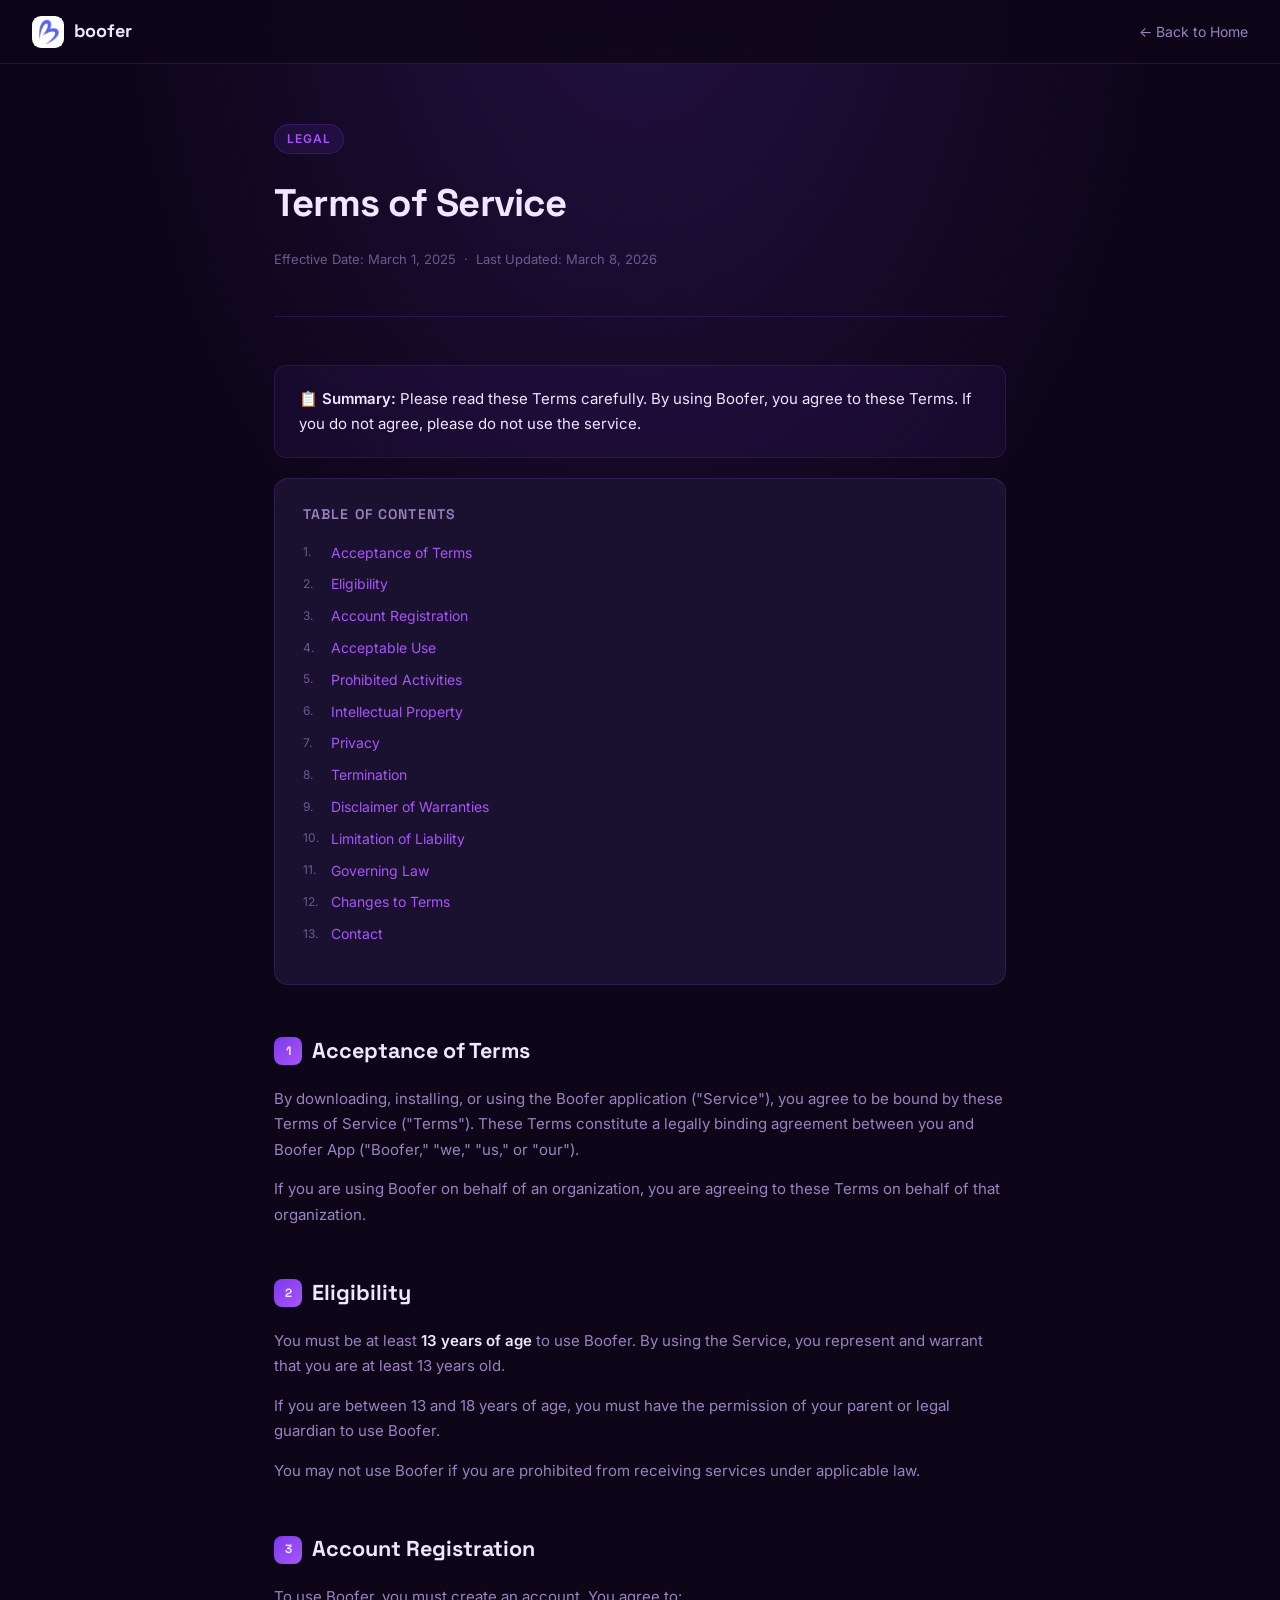
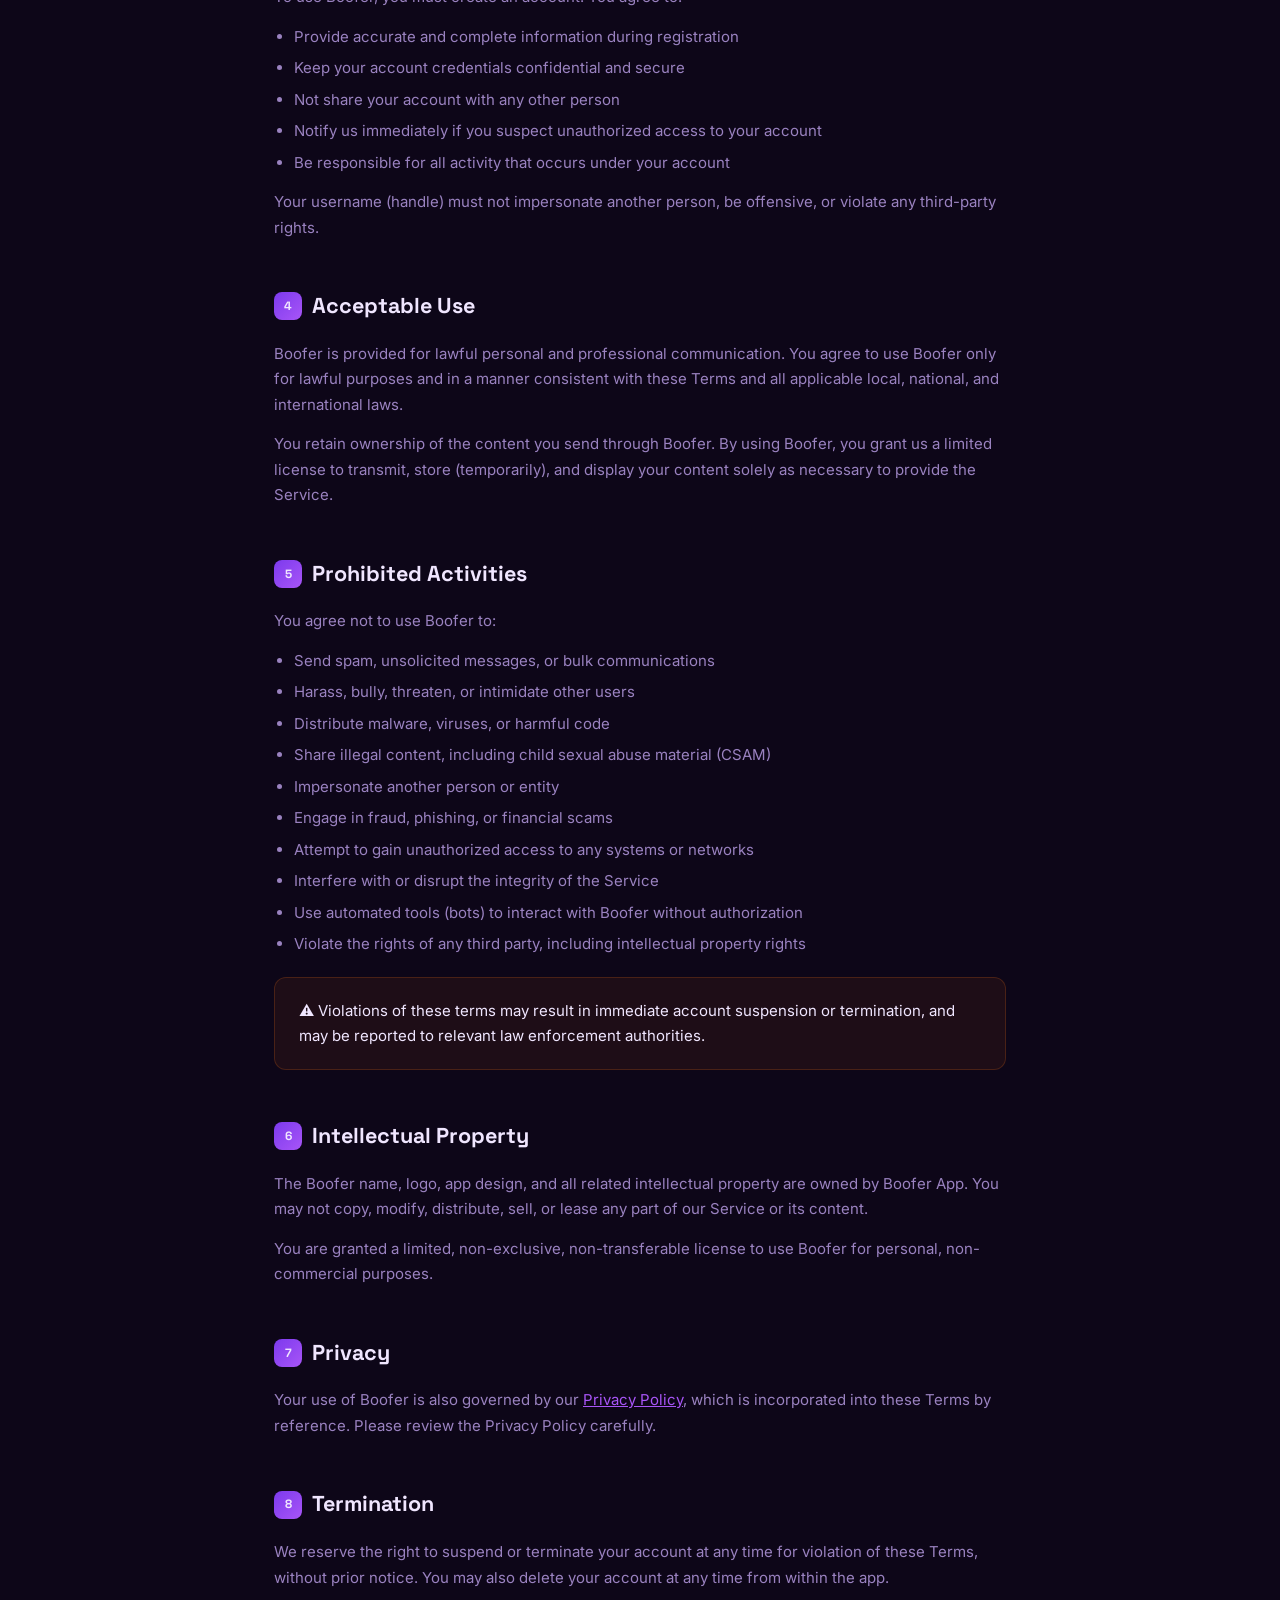
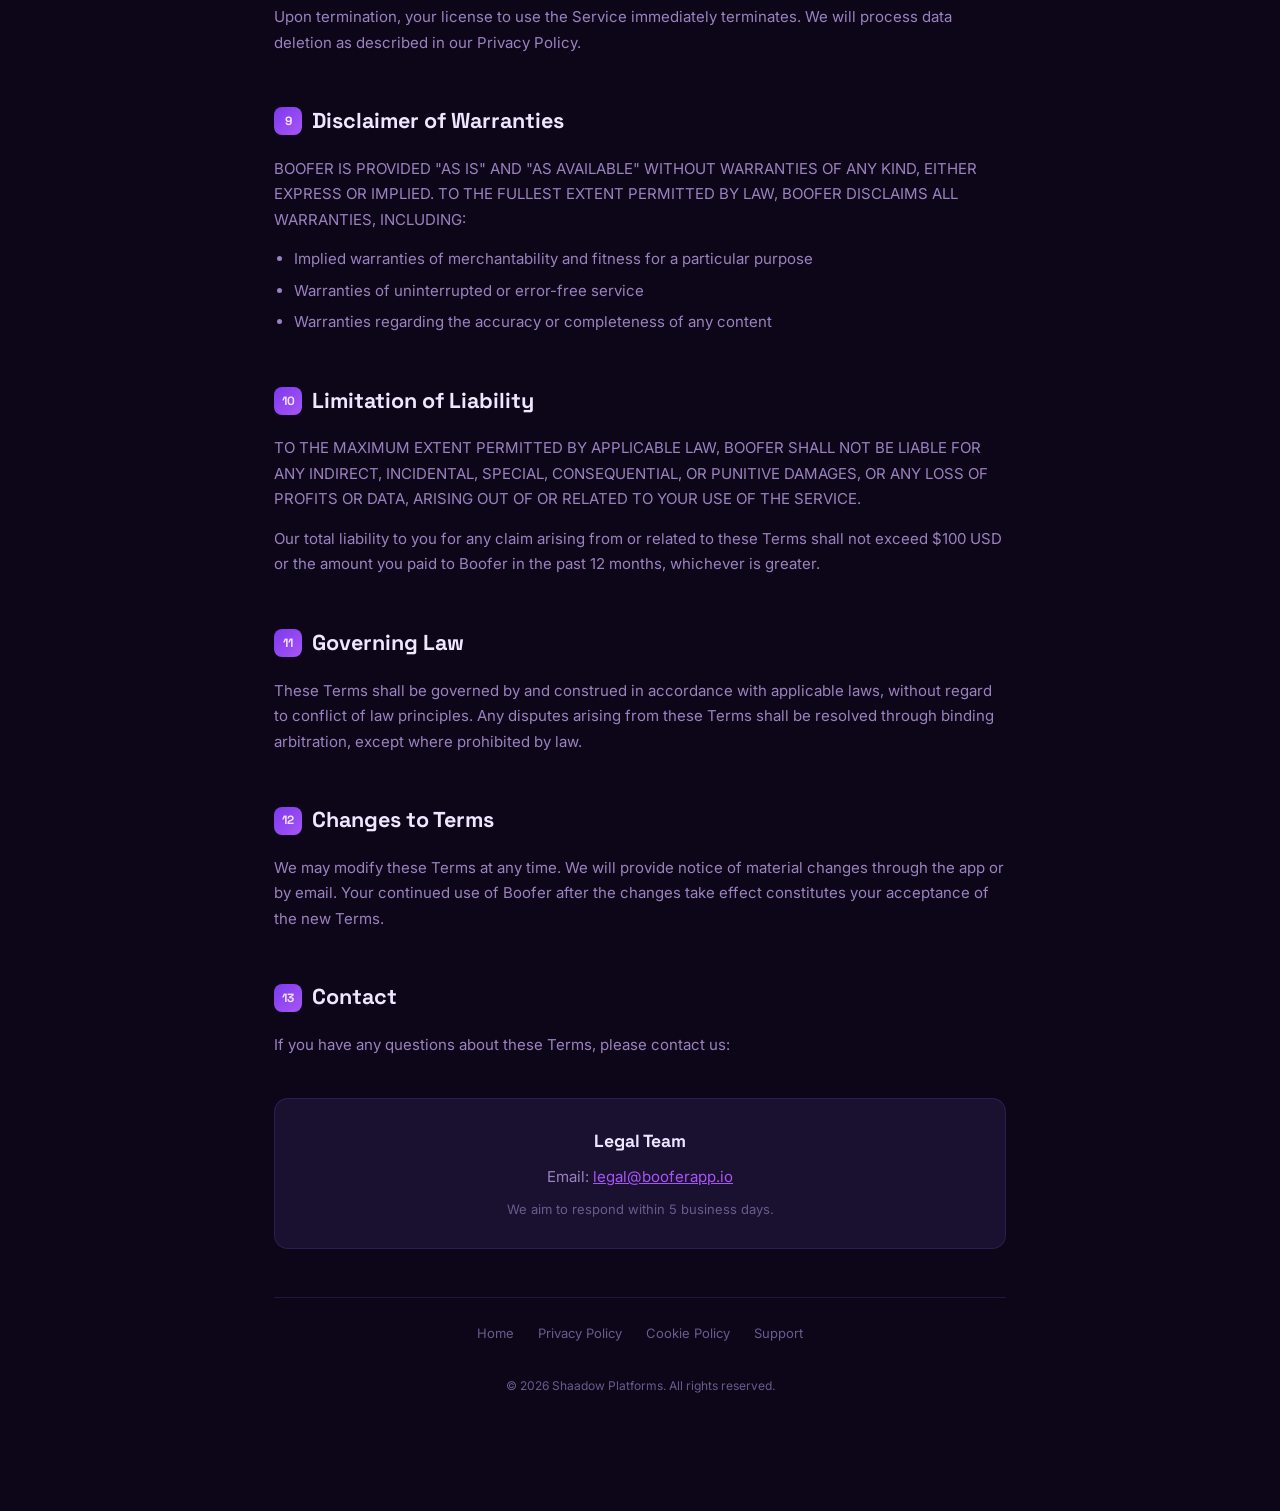
<file: terms-of-service/index.html>
<!DOCTYPE html>
<html lang="en">

<head>
    <meta charset="UTF-8" />
    <meta name="viewport" content="width=device-width, initial-scale=1.0" />
    <title>Terms of Service – Boofer</title>
    <meta name="description" content="Read the Terms of Service for Boofer — the privacy-first messaging app." />
    <link rel="canonical" href="https://booferapp.github.io/terms-of-service" />
    <link rel="icon" href="/favicon.ico" type="image/x-icon" />
    <link
        href="https://fonts.googleapis.com/css2?family=Inter:wght@300;400;500;600;700&family=Space+Grotesk:wght@600;700&display=swap"
        rel="stylesheet" />
    <style>
        *,
        *::before,
        *::after {
            box-sizing: border-box;
            margin: 0;
            padding: 0;
        }

        :root {
            --bg: #0d0618;
            --bg2: #130d24;
            --card: #1a1030;
            --border: rgba(139, 92, 246, 0.18);
            --primary: #7c3aed;
            --primary-light: #a855f7;
            --primary-glow: rgba(124, 58, 237, 0.35);
            --text: #f0e6ff;
            --text-muted: #9a82c0;
            --text-dim: #6b5a8e;
        }

        body {
            font-family: 'Inter', sans-serif;
            background: var(--bg);
            color: var(--text);
            line-height: 1.7;
        }

        body::before {
            content: '';
            position: fixed;
            inset: 0;
            background: radial-gradient(ellipse at 50% -10%, rgba(124, 58, 237, 0.2) 0%, transparent 60%);
            pointer-events: none;
            z-index: 0;
        }

        nav {
            position: sticky;
            top: 0;
            z-index: 100;
            display: flex;
            align-items: center;
            justify-content: space-between;
            padding: 0 2rem;
            height: 64px;
            background: rgba(13, 6, 24, 0.85);
            backdrop-filter: blur(20px);
            border-bottom: 1px solid var(--border);
        }

        .nav-logo {
            display: flex;
            align-items: center;
            gap: 10px;
            text-decoration: none;
        }

        .nav-logo-icon {
            width: 32px;
            height: 32px;
            border-radius: 9px;
            background: #fff;
            display: flex;
            align-items: center;
            justify-content: center;
            overflow: hidden;
        }

        .nav-logo-icon img {
            width: 100%;
            height: 100%;
            object-fit: contain;
            padding: 2px;
        }

        .nav-logo-text {
            font-family: 'Space Grotesk', sans-serif;
            font-weight: 700;
            font-size: 18px;
            color: var(--text);
        }

        .nav-back {
            color: var(--text-muted);
            text-decoration: none;
            font-size: 14px;
            transition: color 0.2s;
        }

        .nav-back:hover {
            color: var(--text);
        }

        .page-wrap {
            max-width: 780px;
            margin: 0 auto;
            padding: 60px 1.5rem 100px;
            position: relative;
            z-index: 1;
        }

        .page-header {
            margin-bottom: 48px;
            padding-bottom: 32px;
            border-bottom: 1px solid var(--border);
        }

        .page-badge {
            display: inline-block;
            padding: 4px 12px;
            border-radius: 100px;
            font-size: 12px;
            font-weight: 600;
            letter-spacing: 0.08em;
            text-transform: uppercase;
            color: var(--primary-light);
            background: rgba(124, 58, 237, 0.12);
            border: 1px solid rgba(124, 58, 237, 0.25);
            margin-bottom: 16px;
        }

        h1 {
            font-family: 'Space Grotesk', sans-serif;
            font-size: 2.4rem;
            font-weight: 700;
            margin-bottom: 12px;
            letter-spacing: -0.02em;
        }

        .page-meta {
            color: var(--text-dim);
            font-size: 13px;
        }

        .toc {
            background: var(--card);
            border: 1px solid var(--border);
            border-radius: 14px;
            padding: 24px 28px;
            margin-bottom: 48px;
        }

        .toc h3 {
            font-family: 'Space Grotesk', sans-serif;
            font-size: 14px;
            font-weight: 600;
            margin-bottom: 14px;
            color: var(--text-muted);
            text-transform: uppercase;
            letter-spacing: 0.08em;
        }

        .toc ol {
            padding-left: 0;
            list-style: none;
            counter-reset: toc;
        }

        .toc li {
            counter-increment: toc;
            margin-bottom: 8px;
        }

        .toc a {
            color: var(--primary-light);
            text-decoration: none;
            font-size: 14px;
            display: flex;
            align-items: center;
            gap: 8px;
        }

        .toc a::before {
            content: counter(toc) ".";
            color: var(--text-dim);
            font-size: 12px;
            min-width: 20px;
        }

        .toc a:hover {
            color: var(--text);
        }

        .section-block {
            margin-bottom: 48px;
            scroll-margin-top: 80px;
        }

        h2 {
            font-family: 'Space Grotesk', sans-serif;
            font-size: 1.35rem;
            font-weight: 700;
            margin-bottom: 16px;
            display: flex;
            align-items: center;
            gap: 10px;
        }

        h2 .sec-num {
            width: 28px;
            height: 28px;
            border-radius: 8px;
            font-size: 12px;
            font-weight: 700;
            background: linear-gradient(135deg, var(--primary), var(--primary-light));
            display: flex;
            align-items: center;
            justify-content: center;
            flex-shrink: 0;
        }

        p {
            color: var(--text-muted);
            margin-bottom: 14px;
            font-size: 15px;
        }

        ul,
        ol {
            color: var(--text-muted);
            padding-left: 20px;
            margin-bottom: 14px;
            font-size: 15px;
        }

        li {
            margin-bottom: 6px;
        }

        .highlight-box {
            background: rgba(124, 58, 237, 0.08);
            border: 1px solid rgba(124, 58, 237, 0.2);
            border-radius: 12px;
            padding: 20px 24px;
            margin: 20px 0;
        }

        .warning-box {
            background: rgba(249, 115, 22, 0.07);
            border: 1px solid rgba(249, 115, 22, 0.2);
            border-radius: 12px;
            padding: 20px 24px;
            margin: 20px 0;
        }

        .highlight-box p,
        .warning-box p {
            margin: 0;
            color: var(--text);
        }

        strong {
            color: var(--text);
            font-weight: 600;
        }

        a {
            color: var(--primary-light);
        }

        .contact-box {
            background: var(--card);
            border: 1px solid var(--border);
            border-radius: 14px;
            padding: 28px;
            margin-top: 40px;
            text-align: center;
        }

        .contact-box h3 {
            font-family: 'Space Grotesk', sans-serif;
            font-size: 1.1rem;
            margin-bottom: 8px;
        }

        .contact-box p {
            margin: 0;
        }

        .footer-links {
            display: flex;
            gap: 24px;
            justify-content: center;
            margin-top: 48px;
            padding-top: 24px;
            border-top: 1px solid var(--border);
            flex-wrap: wrap;
        }

        .footer-links a {
            color: var(--text-dim);
            text-decoration: none;
            font-size: 13px;
        }

        .footer-links a:hover {
            color: var(--text);
        }
    </style>
</head>

<body>
    <nav>
        <a href="/" class="nav-logo">
            <div class="nav-logo-icon"><img src="/logo.jpg" alt="Boofer" /></div>
            <span class="nav-logo-text">boofer</span>
        </a>
        <a href="/" class="nav-back">← Back to Home</a>
    </nav>

    <div class="page-wrap">
        <div class="page-header">
            <span class="page-badge">Legal</span>
            <h1>Terms of Service</h1>
            <p class="page-meta">Effective Date: March 1, 2025 &nbsp;·&nbsp; Last Updated: March 8, 2026</p>
        </div>

        <div class="highlight-box">
            <p>📋 <strong>Summary:</strong> Please read these Terms carefully. By using Boofer, you agree to these
                Terms. If you do not agree, please do not use the service.</p>
        </div>

        <div class="toc">
            <h3>Table of Contents</h3>
            <ol>
                <li><a href="#t1">Acceptance of Terms</a></li>
                <li><a href="#t2">Eligibility</a></li>
                <li><a href="#t3">Account Registration</a></li>
                <li><a href="#t4">Acceptable Use</a></li>
                <li><a href="#t5">Prohibited Activities</a></li>
                <li><a href="#t6">Intellectual Property</a></li>
                <li><a href="#t7">Privacy</a></li>
                <li><a href="#t8">Termination</a></li>
                <li><a href="#t9">Disclaimer of Warranties</a></li>
                <li><a href="#t10">Limitation of Liability</a></li>
                <li><a href="#t11">Governing Law</a></li>
                <li><a href="#t12">Changes to Terms</a></li>
                <li><a href="#t13">Contact</a></li>
            </ol>
        </div>

        <div id="t1" class="section-block">
            <h2><span class="sec-num">1</span> Acceptance of Terms</h2>
            <p>By downloading, installing, or using the Boofer application ("Service"), you agree to be bound by these
                Terms of Service ("Terms"). These Terms constitute a legally binding agreement between you and Boofer
                App ("Boofer," "we," "us," or "our").</p>
            <p>If you are using Boofer on behalf of an organization, you are agreeing to these Terms on behalf of that
                organization.</p>
        </div>

        <div id="t2" class="section-block">
            <h2><span class="sec-num">2</span> Eligibility</h2>
            <p>You must be at least <strong>13 years of age</strong> to use Boofer. By using the Service, you represent
                and warrant that you are at least 13 years old.</p>
            <p>If you are between 13 and 18 years of age, you must have the permission of your parent or legal guardian
                to use Boofer.</p>
            <p>You may not use Boofer if you are prohibited from receiving services under applicable law.</p>
        </div>

        <div id="t3" class="section-block">
            <h2><span class="sec-num">3</span> Account Registration</h2>
            <p>To use Boofer, you must create an account. You agree to:</p>
            <ul>
                <li>Provide accurate and complete information during registration</li>
                <li>Keep your account credentials confidential and secure</li>
                <li>Not share your account with any other person</li>
                <li>Notify us immediately if you suspect unauthorized access to your account</li>
                <li>Be responsible for all activity that occurs under your account</li>
            </ul>
            <p>Your username (handle) must not impersonate another person, be offensive, or violate any third-party
                rights.</p>
        </div>

        <div id="t4" class="section-block">
            <h2><span class="sec-num">4</span> Acceptable Use</h2>
            <p>Boofer is provided for lawful personal and professional communication. You agree to use Boofer only for
                lawful purposes and in a manner consistent with these Terms and all applicable local, national, and
                international laws.</p>
            <p>You retain ownership of the content you send through Boofer. By using Boofer, you grant us a limited
                license to transmit, store (temporarily), and display your content solely as necessary to provide the
                Service.</p>
        </div>

        <div id="t5" class="section-block">
            <h2><span class="sec-num">5</span> Prohibited Activities</h2>
            <p>You agree not to use Boofer to:</p>
            <ul>
                <li>Send spam, unsolicited messages, or bulk communications</li>
                <li>Harass, bully, threaten, or intimidate other users</li>
                <li>Distribute malware, viruses, or harmful code</li>
                <li>Share illegal content, including child sexual abuse material (CSAM)</li>
                <li>Impersonate another person or entity</li>
                <li>Engage in fraud, phishing, or financial scams</li>
                <li>Attempt to gain unauthorized access to any systems or networks</li>
                <li>Interfere with or disrupt the integrity of the Service</li>
                <li>Use automated tools (bots) to interact with Boofer without authorization</li>
                <li>Violate the rights of any third party, including intellectual property rights</li>
            </ul>
            <div class="warning-box">
                <p>⚠️ Violations of these terms may result in immediate account suspension or termination, and may be
                    reported to relevant law enforcement authorities.</p>
            </div>
        </div>

        <div id="t6" class="section-block">
            <h2><span class="sec-num">6</span> Intellectual Property</h2>
            <p>The Boofer name, logo, app design, and all related intellectual property are owned by Boofer App. You may
                not copy, modify, distribute, sell, or lease any part of our Service or its content.</p>
            <p>You are granted a limited, non-exclusive, non-transferable license to use Boofer for personal,
                non-commercial purposes.</p>
        </div>

        <div id="t7" class="section-block">
            <h2><span class="sec-num">7</span> Privacy</h2>
            <p>Your use of Boofer is also governed by our <a href="/privacy-policy">Privacy Policy</a>, which is
                incorporated into these Terms by reference. Please review the Privacy Policy carefully.</p>
        </div>

        <div id="t8" class="section-block">
            <h2><span class="sec-num">8</span> Termination</h2>
            <p>We reserve the right to suspend or terminate your account at any time for violation of these Terms,
                without prior notice. You may also delete your account at any time from within the app.</p>
            <p>Upon termination, your license to use the Service immediately terminates. We will process data deletion
                as described in our Privacy Policy.</p>
        </div>

        <div id="t9" class="section-block">
            <h2><span class="sec-num">9</span> Disclaimer of Warranties</h2>
            <p>BOOFER IS PROVIDED "AS IS" AND "AS AVAILABLE" WITHOUT WARRANTIES OF ANY KIND, EITHER EXPRESS OR IMPLIED.
                TO THE FULLEST EXTENT PERMITTED BY LAW, BOOFER DISCLAIMS ALL WARRANTIES, INCLUDING:</p>
            <ul>
                <li>Implied warranties of merchantability and fitness for a particular purpose</li>
                <li>Warranties of uninterrupted or error-free service</li>
                <li>Warranties regarding the accuracy or completeness of any content</li>
            </ul>
        </div>

        <div id="t10" class="section-block">
            <h2><span class="sec-num">10</span> Limitation of Liability</h2>
            <p>TO THE MAXIMUM EXTENT PERMITTED BY APPLICABLE LAW, BOOFER SHALL NOT BE LIABLE FOR ANY INDIRECT,
                INCIDENTAL, SPECIAL, CONSEQUENTIAL, OR PUNITIVE DAMAGES, OR ANY LOSS OF PROFITS OR DATA, ARISING OUT OF
                OR RELATED TO YOUR USE OF THE SERVICE.</p>
            <p>Our total liability to you for any claim arising from or related to these Terms shall not exceed $100 USD
                or the amount you paid to Boofer in the past 12 months, whichever is greater.</p>
        </div>

        <div id="t11" class="section-block">
            <h2><span class="sec-num">11</span> Governing Law</h2>
            <p>These Terms shall be governed by and construed in accordance with applicable laws, without regard to
                conflict of law principles. Any disputes arising from these Terms shall be resolved through binding
                arbitration, except where prohibited by law.</p>
        </div>

        <div id="t12" class="section-block">
            <h2><span class="sec-num">12</span> Changes to Terms</h2>
            <p>We may modify these Terms at any time. We will provide notice of material changes through the app or by
                email. Your continued use of Boofer after the changes take effect constitutes your acceptance of the new
                Terms.</p>
        </div>

        <div id="t13" class="section-block">
            <h2><span class="sec-num">13</span> Contact</h2>
            <p>If you have any questions about these Terms, please contact us:</p>
            <div class="contact-box">
                <h3>Legal Team</h3>
                <p>Email: <a href="mailto:legal@booferapp.io">legal@booferapp.io</a></p>
                <p style="margin-top: 8px; font-size: 13px; color: var(--text-dim);">We aim to respond within 5 business
                    days.</p>
            </div>
        </div>

        <div class="footer-links">
            <a href="/">Home</a>
            <a href="/privacy-policy">Privacy Policy</a>
            <a href="/cookie-policy">Cookie Policy</a>
            <a href="/support">Support</a>
            <p style="width:100%;text-align:center;color:var(--text-dim);font-size:12px;margin-top:8px">&copy; 2026
                Shaadow Platforms. All rights reserved.</p>
        </div>
    </div>
</body>

</html>
</file>
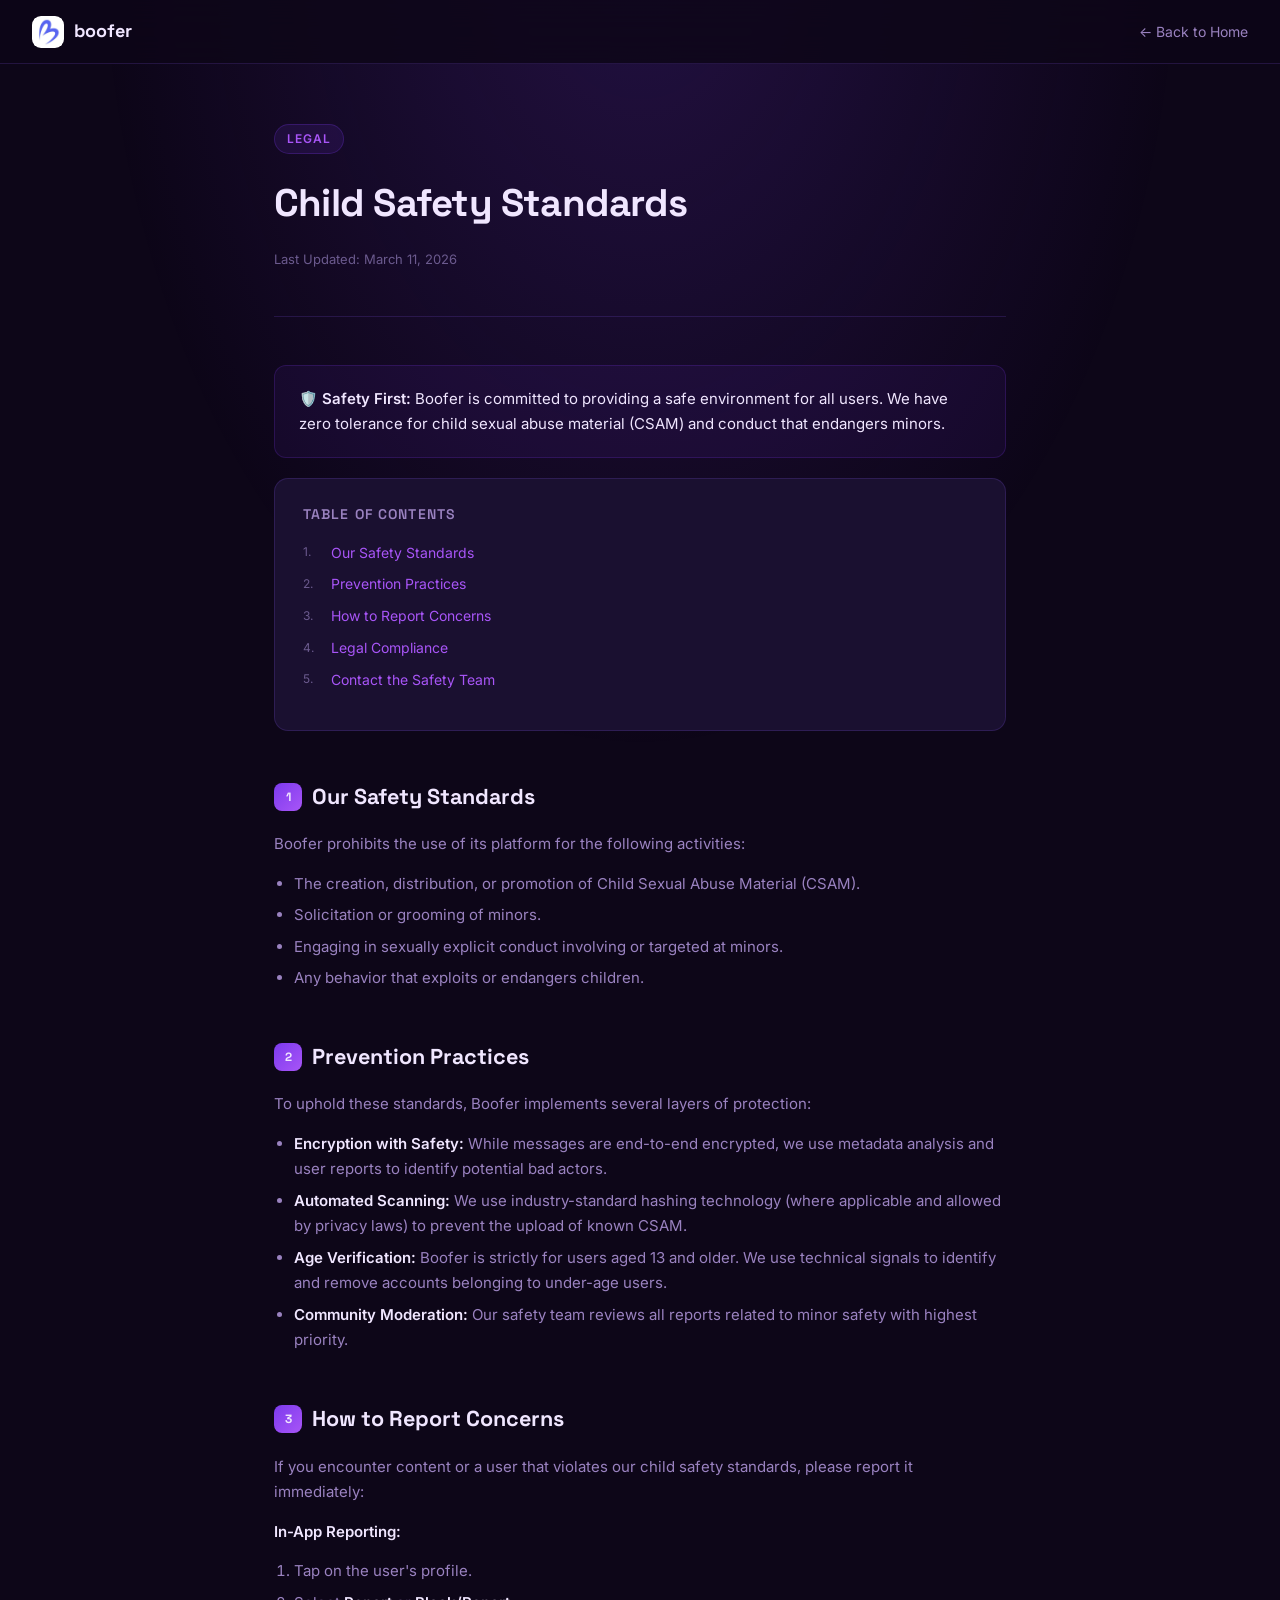
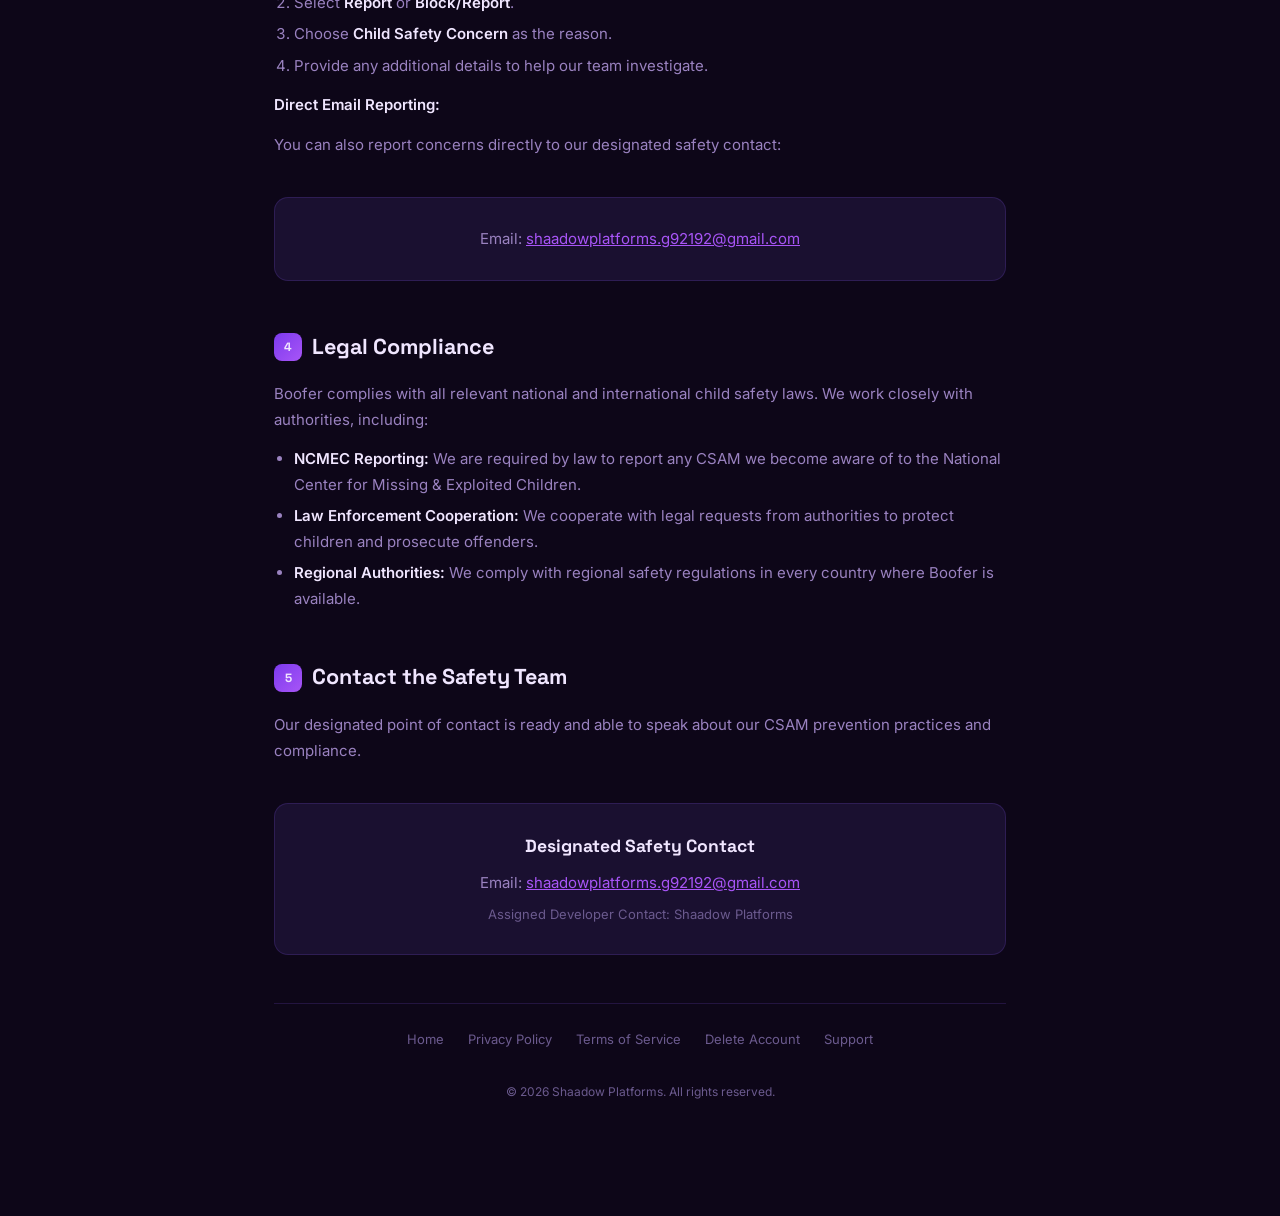
<file: legal/child-safety-standards/index.html>
<!DOCTYPE html>
<html lang="en">

<head>
    <meta charset="UTF-8" />
    <meta name="viewport" content="width=device-width, initial-scale=1.0" />
    <title>Child Safety Standards – Boofer</title>
    <meta name="description"
        content="Boofer's commitment to child safety. Learn about our standards against child sexual abuse and exploitation (CSAE) and how to report concerns." />
    <link rel="canonical" href="https://booferapp.github.io/legal/child-safety-standards" />
    <link rel="icon" href="/logo.jpg" type="image/jpeg" />
    <link
        href="https://fonts.googleapis.com/css2?family=Inter:wght@300;400;500;600;700&family=Space+Grotesk:wght@600;700&display=swap"
        rel="stylesheet" />
    <style>
        *,
        *::before,
        *::after {
            box-sizing: border-box;
            margin: 0;
            padding: 0;
        }

        :root {
            --bg: #0d0618;
            --bg2: #130d24;
            --card: #1a1030;
            --border: rgba(139, 92, 246, 0.18);
            --primary: #7c3aed;
            --primary-light: #a855f7;
            --primary-glow: rgba(124, 58, 237, 0.35);
            --text: #f0e6ff;
            --text-muted: #9a82c0;
            --text-dim: #6b5a8e;
        }

        body {
            font-family: 'Inter', sans-serif;
            background: var(--bg);
            color: var(--text);
            line-height: 1.7;
        }

        body::before {
            content: '';
            position: fixed;
            inset: 0;
            background: radial-gradient(ellipse at 50% -10%, rgba(124, 58, 237, 0.2) 0%, transparent 60%);
            pointer-events: none;
            z-index: 0;
        }

        nav {
            position: sticky;
            top: 0;
            z-index: 100;
            display: flex;
            align-items: center;
            justify-content: space-between;
            padding: 0 2rem;
            height: 64px;
            background: rgba(13, 6, 24, 0.85);
            backdrop-filter: blur(20px);
            border-bottom: 1px solid var(--border);
        }

        .nav-logo {
            display: flex;
            align-items: center;
            gap: 10px;
            text-decoration: none;
        }

        .nav-logo-icon {
            width: 32px;
            height: 32px;
            border-radius: 9px;
            background: #fff;
            display: flex;
            align-items: center;
            justify-content: center;
            overflow: hidden;
        }

        .nav-logo-icon img {
            width: 100%;
            height: 100%;
            object-fit: contain;
            padding: 2px;
        }

        .nav-logo-text {
            font-family: 'Space Grotesk', sans-serif;
            font-weight: 700;
            font-size: 18px;
            color: var(--text);
        }

        .nav-back {
            color: var(--text-muted);
            text-decoration: none;
            font-size: 14px;
            transition: color 0.2s;
        }

        .nav-back:hover {
            color: var(--text);
        }

        .page-wrap {
            max-width: 780px;
            margin: 0 auto;
            padding: 60px 1.5rem 100px;
            position: relative;
            z-index: 1;
        }

        .page-header {
            margin-bottom: 48px;
            padding-bottom: 32px;
            border-bottom: 1px solid var(--border);
        }

        .page-badge {
            display: inline-block;
            padding: 4px 12px;
            border-radius: 100px;
            font-size: 12px;
            font-weight: 600;
            letter-spacing: 0.08em;
            text-transform: uppercase;
            color: var(--primary-light);
            background: rgba(124, 58, 237, 0.12);
            border: 1px solid rgba(124, 58, 237, 0.25);
            margin-bottom: 16px;
        }

        h1 {
            font-family: 'Space Grotesk', sans-serif;
            font-size: 2.4rem;
            font-weight: 700;
            margin-bottom: 12px;
            letter-spacing: -0.02em;
        }

        .page-meta {
            color: var(--text-dim);
            font-size: 13px;
        }

        .toc {
            background: var(--card);
            border: 1px solid var(--border);
            border-radius: 14px;
            padding: 24px 28px;
            margin-bottom: 48px;
        }

        .toc h3 {
            font-family: 'Space Grotesk', sans-serif;
            font-size: 14px;
            font-weight: 600;
            margin-bottom: 14px;
            color: var(--text-muted);
            text-transform: uppercase;
            letter-spacing: 0.08em;
        }

        .toc ol {
            padding-left: 0;
            list-style: none;
            counter-reset: toc;
        }

        .toc li {
            counter-increment: toc;
            margin-bottom: 8px;
        }

        .toc a {
            color: var(--primary-light);
            text-decoration: none;
            font-size: 14px;
            display: flex;
            align-items: center;
            gap: 8px;
        }

        .toc a::before {
            content: counter(toc) ".";
            color: var(--text-dim);
            font-size: 12px;
            min-width: 20px;
        }

        .toc a:hover {
            color: var(--text);
        }

        .section-block {
            margin-bottom: 48px;
            scroll-margin-top: 80px;
        }

        h2 {
            font-family: 'Space Grotesk', sans-serif;
            font-size: 1.35rem;
            font-weight: 700;
            margin-bottom: 16px;
            display: flex;
            align-items: center;
            gap: 10px;
        }

        h2 .sec-num {
            width: 28px;
            height: 28px;
            border-radius: 8px;
            font-size: 12px;
            font-weight: 700;
            background: linear-gradient(135deg, var(--primary), var(--primary-light));
            display: flex;
            align-items: center;
            justify-content: center;
            flex-shrink: 0;
        }

        p {
            color: var(--text-muted);
            margin-bottom: 14px;
            font-size: 15px;
        }

        ul,
        ol {
            color: var(--text-muted);
            padding-left: 20px;
            margin-bottom: 14px;
            font-size: 15px;
        }

        li {
            margin-bottom: 6px;
        }

        .highlight-box {
            background: rgba(124, 58, 237, 0.08);
            border: 1px solid rgba(124, 58, 237, 0.2);
            border-radius: 12px;
            padding: 20px 24px;
            margin: 20px 0;
        }

        .highlight-box p {
            margin: 0;
            color: var(--text);
        }

        strong {
            color: var(--text);
            font-weight: 600;
        }

        a {
            color: var(--primary-light);
        }

        .contact-box {
            background: var(--card);
            border: 1px solid var(--border);
            border-radius: 14px;
            padding: 28px;
            margin-top: 40px;
            text-align: center;
        }

        .contact-box h3 {
            font-family: 'Space Grotesk', sans-serif;
            font-size: 1.1rem;
            margin-bottom: 8px;
        }

        .contact-box p {
            margin: 0;
        }

        .footer-links {
            display: flex;
            gap: 24px;
            justify-content: center;
            margin-top: 48px;
            padding-top: 24px;
            border-top: 1px solid var(--border);
            flex-wrap: wrap;
        }

        .footer-links a {
            color: var(--text-dim);
            text-decoration: none;
            font-size: 13px;
        }

        .footer-links a:hover {
            color: var(--text);
        }
    </style>
</head>

<body>
    <nav>
        <a href="/" class="nav-logo">
            <div class="nav-logo-icon"><img src="/logo.jpg" alt="Boofer" /></div>
            <span class="nav-logo-text">boofer</span>
        </a>
        <a href="/" class="nav-back">← Back to Home</a>
    </nav>

    <div class="page-wrap">
        <div class="page-header">
            <span class="page-badge">Legal</span>
            <h1>Child Safety Standards</h1>
            <p class="page-meta">Last Updated: March 11, 2026</p>
        </div>

        <div class="highlight-box">
            <p>🛡️ <strong>Safety First:</strong> Boofer is committed to providing a safe environment for all users. We have zero tolerance for child sexual abuse material (CSAM) and conduct that endangers minors.</p>
        </div>

        <div class="toc">
            <h3>Table of Contents</h3>
            <ol>
                <li><a href="#standards">Our Safety Standards</a></li>
                <li><a href="#prevention">Prevention Practices</a></li>
                <li><a href="#reporting">How to Report Concerns</a></li>
                <li><a href="#compliance">Legal Compliance</a></li>
                <li><a href="#contact">Contact the Safety Team</a></li>
            </ol>
        </div>

        <div id="standards" class="section-block">
            <h2><span class="sec-num">1</span> Our Safety Standards</h2>
            <p>Boofer prohibits the use of its platform for the following activities:</p>
            <ul>
                <li>The creation, distribution, or promotion of Child Sexual Abuse Material (CSAM).</li>
                <li>Solicitation or grooming of minors.</li>
                <li>Engaging in sexually explicit conduct involving or targeted at minors.</li>
                <li>Any behavior that exploits or endangers children.</li>
            </ul>
        </div>

        <div id="prevention" class="section-block">
            <h2><span class="sec-num">2</span> Prevention Practices</h2>
            <p>To uphold these standards, Boofer implements several layers of protection:</p>
            <ul>
                <li><strong>Encryption with Safety:</strong> While messages are end-to-end encrypted, we use metadata analysis and user reports to identify potential bad actors.</li>
                <li><strong>Automated Scanning:</strong> We use industry-standard hashing technology (where applicable and allowed by privacy laws) to prevent the upload of known CSAM.</li>
                <li><strong>Age Verification:</strong> Boofer is strictly for users aged 13 and older. We use technical signals to identify and remove accounts belonging to under-age users.</li>
                <li><strong>Community Moderation:</strong> Our safety team reviews all reports related to minor safety with highest priority.</li>
            </ul>
        </div>

        <div id="reporting" class="section-block">
            <h2><span class="sec-num">3</span> How to Report Concerns</h2>
            <p>If you encounter content or a user that violates our child safety standards, please report it immediately:</p>
            <p><strong>In-App Reporting:</strong></p>
            <ol>
                <li>Tap on the user's profile.</li>
                <li>Select <strong>Report</strong> or <strong>Block/Report</strong>.</li>
                <li>Choose <strong>Child Safety Concern</strong> as the reason.</li>
                <li>Provide any additional details to help our team investigate.</li>
            </ol>
            <p><strong>Direct Email Reporting:</strong></p>
            <p>You can also report concerns directly to our designated safety contact:</p>
            <div class="contact-box">
                <p>Email: <a href="mailto:shaadowplatforms.g92192@gmail.com?subject=Child Safety Concern&body=I would like to report a child safety concern on Boofer.%0A%0AReported Handle: @[User Handle]%0ADescription of Concern: [Describe incident]">shaadowplatforms.g92192@gmail.com</a></p>
            </div>
        </div>

        <div id="compliance" class="section-block">
            <h2><span class="sec-num">4</span> Legal Compliance</h2>
            <p>Boofer complies with all relevant national and international child safety laws. We work closely with authorities, including:</p>
            <ul>
                <li><strong>NCMEC Reporting:</strong> We are required by law to report any CSAM we become aware of to the National Center for Missing & Exploited Children.</li>
                <li><strong>Law Enforcement Cooperation:</strong> We cooperate with legal requests from authorities to protect children and prosecute offenders.</li>
                <li><strong>Regional Authorities:</strong> We comply with regional safety regulations in every country where Boofer is available.</li>
            </ul>
        </div>

        <div id="contact" class="section-block">
            <h2><span class="sec-num">5</span> Contact the Safety Team</h2>
            <p>Our designated point of contact is ready and able to speak about our CSAM prevention practices and compliance.</p>
            <div class="contact-box">
                <h3>Designated Safety Contact</h3>
                <p>Email: <a href="mailto:shaadowplatforms.g92192@gmail.com?subject=[Boofer Safety] Policy Inquiry">shaadowplatforms.g92192@gmail.com</a></p>
                <p style="margin-top: 8px; font-size: 13px; color: var(--text-dim);">Assigned Developer Contact: Shaadow Platforms</p>
            </div>
        </div>

        <div class="footer-links">
            <a href="/">Home</a>
            <a href="/legal/privacy-policy" style="color:var(--text-dim) !important">Privacy Policy</a>
            <a href="/legal/terms-of-service" style="color:var(--text-dim) !important">Terms of Service</a>
            <a href="/legal/delete-account" style="color:var(--text-dim) !important">Delete Account</a>
            <a href="/support" style="color:var(--text-dim) !important">Support</a>
            <p style="width:100%;text-align:center;color:var(--text-dim);font-size:12px;margin-top:8px">&copy; 2026 Shaadow Platforms. All rights reserved.</p>
        </div>
    </div>
</body>

</html>
</file>
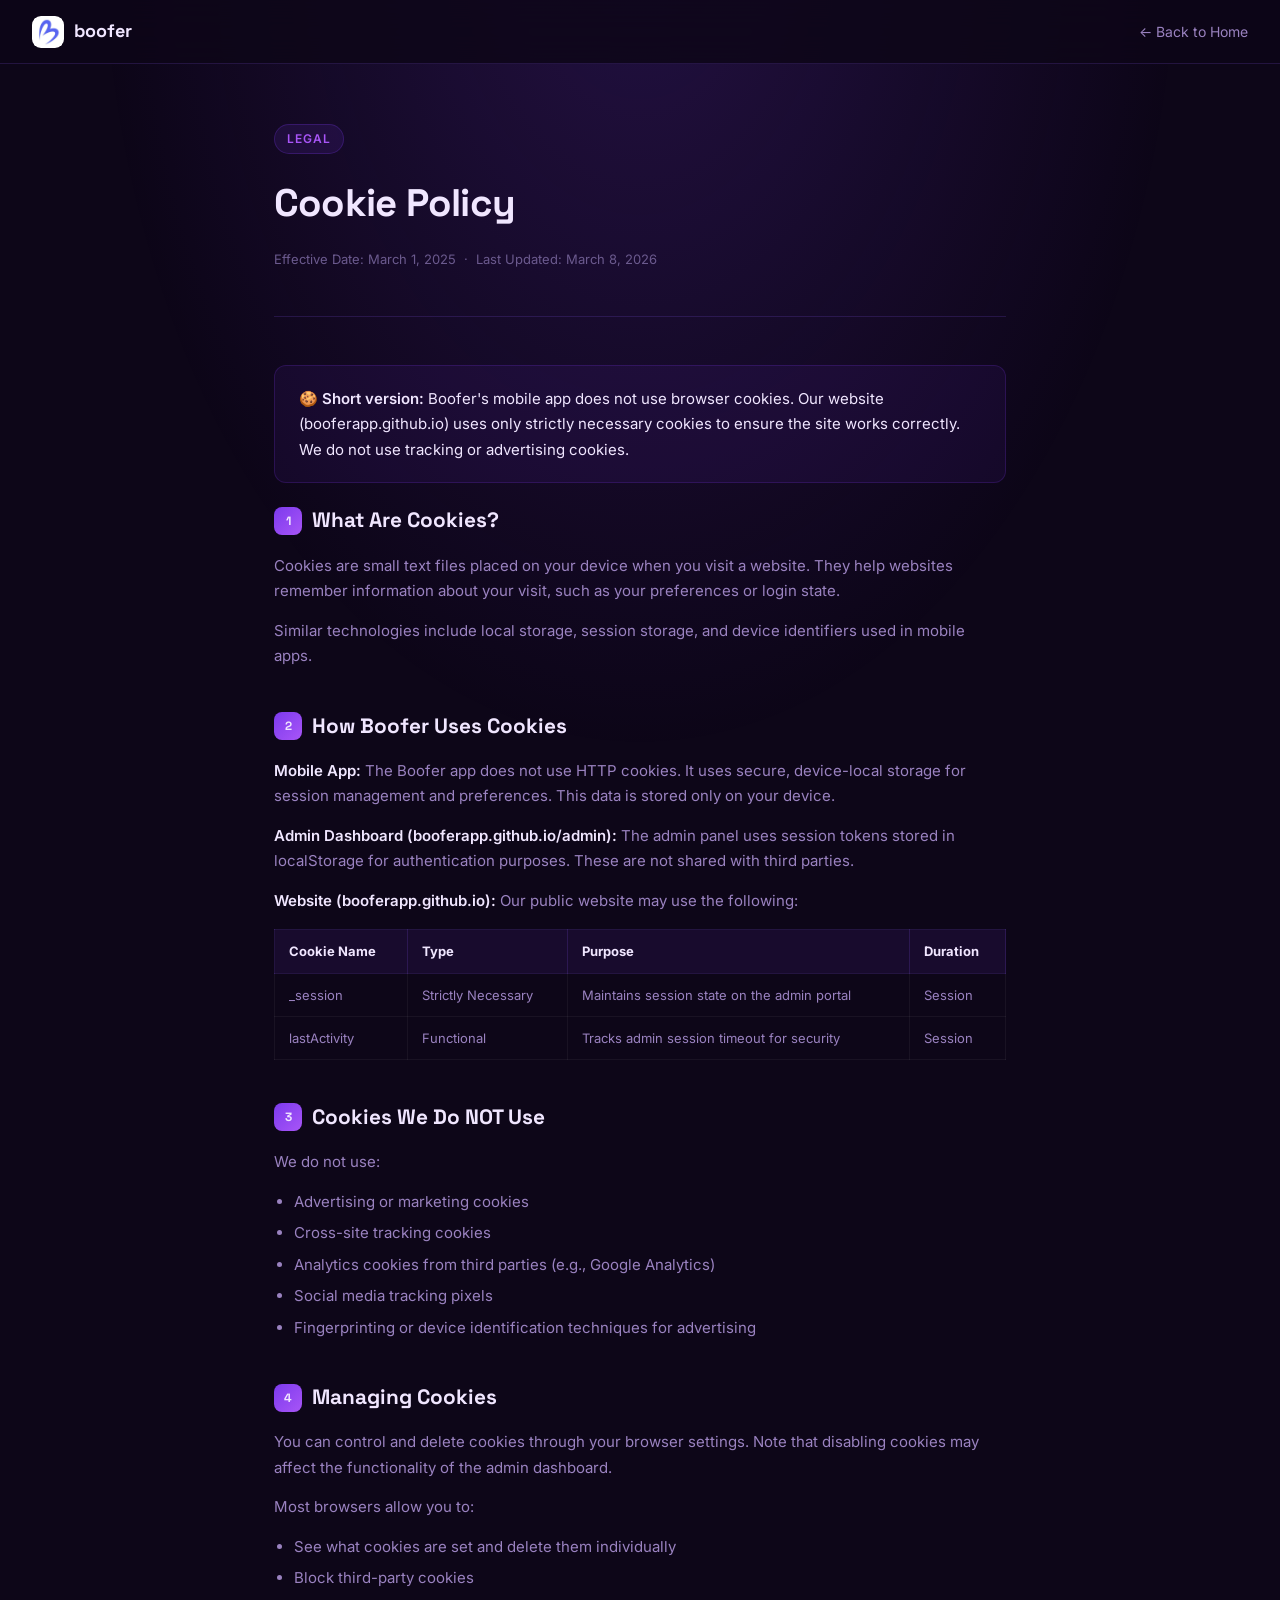
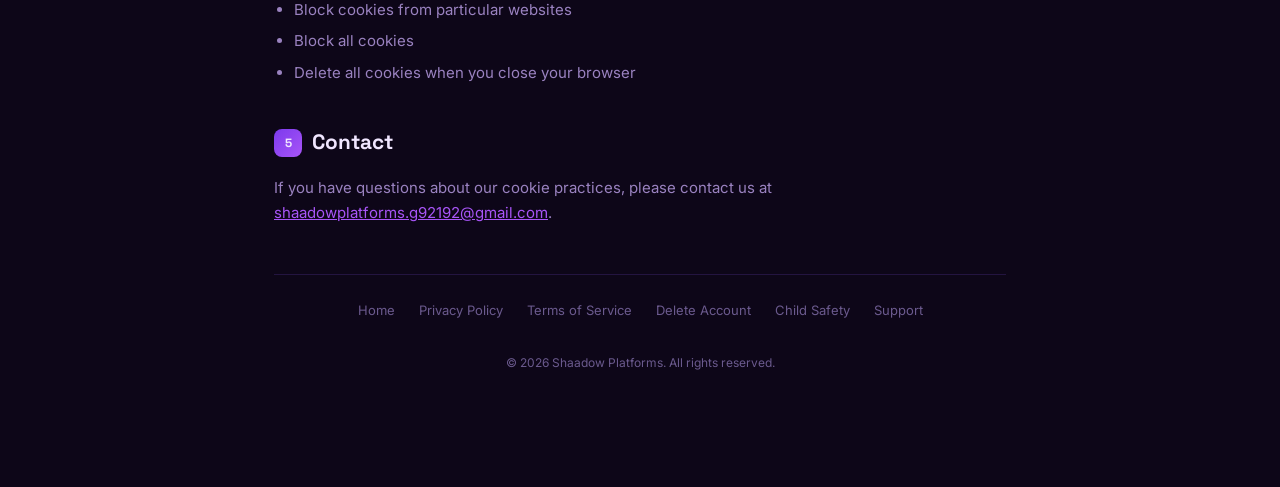
<file: legal/cookie-policy/index.html>
<!DOCTYPE html>
<html lang="en">

<head>
    <meta charset="UTF-8" />
    <meta name="viewport" content="width=device-width, initial-scale=1.0" />
    <title>Cookie Policy – Boofer</title>
    <meta name="description" content="Learn about how Boofer uses cookies and similar technologies." />
    <link rel="canonical" href="https://booferapp.github.io/legal/cookie-policy" />
    <link rel="icon" href="/logo.jpg" type="image/jpeg" />
    <link
        href="https://fonts.googleapis.com/css2?family=Inter:wght@300;400;500;600;700&family=Space+Grotesk:wght@600;700&display=swap"
        rel="stylesheet" />
    <style>
        *,
        *::before,
        *::after {
            box-sizing: border-box;
            margin: 0;
            padding: 0;
        }

        :root {
            --bg: #0d0618;
            --card: #1a1030;
            --border: rgba(139, 92, 246, 0.18);
            --primary: #7c3aed;
            --primary-light: #a855f7;
            --text: #f0e6ff;
            --text-muted: #9a82c0;
            --text-dim: #6b5a8e;
        }

        body {
            font-family: 'Inter', sans-serif;
            background: var(--bg);
            color: var(--text);
            line-height: 1.7;
        }

        body::before {
            content: '';
            position: fixed;
            inset: 0;
            background: radial-gradient(ellipse at 50% -10%, rgba(124, 58, 237, 0.2) 0%, transparent 60%);
            pointer-events: none;
            z-index: 0;
        }

        nav {
            position: sticky;
            top: 0;
            z-index: 100;
            display: flex;
            align-items: center;
            justify-content: space-between;
            padding: 0 2rem;
            height: 64px;
            background: rgba(13, 6, 24, 0.85);
            backdrop-filter: blur(20px);
            border-bottom: 1px solid var(--border);
        }

        .nav-logo {
            display: flex;
            align-items: center;
            gap: 10px;
            text-decoration: none;
        }

        .nav-logo-icon {
            width: 32px;
            height: 32px;
            border-radius: 9px;
            background: #fff;
            display: flex;
            align-items: center;
            justify-content: center;
            overflow: hidden;
        }

        .nav-logo-icon img {
            width: 100%;
            height: 100%;
            object-fit: contain;
            padding: 2px;
        }

        .nav-logo-text {
            font-family: 'Space Grotesk', sans-serif;
            font-weight: 700;
            font-size: 18px;
            color: var(--text);
        }

        .nav-back {
            color: var(--text-muted);
            text-decoration: none;
            font-size: 14px;
        }

        .nav-back:hover {
            color: var(--text);
        }

        .page-wrap {
            max-width: 780px;
            margin: 0 auto;
            padding: 60px 1.5rem 100px;
            position: relative;
            z-index: 1;
        }

        .page-badge {
            display: inline-block;
            padding: 4px 12px;
            border-radius: 100px;
            font-size: 12px;
            font-weight: 600;
            letter-spacing: 0.08em;
            text-transform: uppercase;
            color: var(--primary-light);
            background: rgba(124, 58, 237, 0.12);
            border: 1px solid rgba(124, 58, 237, 0.25);
            margin-bottom: 16px;
        }

        h1 {
            font-family: 'Space Grotesk', sans-serif;
            font-size: 2.4rem;
            font-weight: 700;
            margin-bottom: 12px;
            letter-spacing: -0.02em;
        }

        .page-meta {
            color: var(--text-dim);
            font-size: 13px;
        }

        .page-header {
            margin-bottom: 48px;
            padding-bottom: 32px;
            border-bottom: 1px solid var(--border);
        }

        .section-block {
            margin-bottom: 40px;
        }

        h2 {
            font-family: 'Space Grotesk', sans-serif;
            font-size: 1.3rem;
            font-weight: 700;
            margin-bottom: 14px;
            display: flex;
            align-items: center;
            gap: 10px;
        }

        h2 .sec-num {
            width: 28px;
            height: 28px;
            border-radius: 8px;
            font-size: 12px;
            font-weight: 700;
            background: linear-gradient(135deg, var(--primary), var(--primary-light));
            display: flex;
            align-items: center;
            justify-content: center;
            flex-shrink: 0;
        }

        p {
            color: var(--text-muted);
            margin-bottom: 14px;
            font-size: 15px;
        }

        ul {
            color: var(--text-muted);
            padding-left: 20px;
            margin-bottom: 14px;
            font-size: 15px;
        }

        li {
            margin-bottom: 6px;
        }

        table {
            width: 100%;
            border-collapse: collapse;
            margin: 16px 0 24px;
        }

        th {
            background: rgba(124, 58, 237, 0.1);
            color: var(--text);
            font-size: 13px;
            padding: 10px 14px;
            text-align: left;
            border: 1px solid var(--border);
        }

        td {
            color: var(--text-muted);
            font-size: 13px;
            padding: 10px 14px;
            border: 1px solid rgba(255, 255, 255, 0.05);
            vertical-align: top;
        }

        tr:hover td {
            background: rgba(255, 255, 255, 0.02);
        }

        .highlight-box {
            background: rgba(124, 58, 237, 0.08);
            border: 1px solid rgba(124, 58, 237, 0.2);
            border-radius: 12px;
            padding: 20px 24px;
            margin: 20px 0;
        }

        .highlight-box p {
            margin: 0;
            color: var(--text);
        }

        strong {
            color: var(--text);
            font-weight: 600;
        }

        a {
            color: var(--primary-light);
        }

        .footer-links {
            display: flex;
            gap: 24px;
            justify-content: center;
            margin-top: 48px;
            padding-top: 24px;
            border-top: 1px solid var(--border);
            flex-wrap: wrap;
        }

        .footer-links a {
            color: var(--text-dim);
            text-decoration: none;
            font-size: 13px;
        }

        .footer-links a:hover {
            color: var(--text);
        }
    </style>
</head>

<body>
    <nav>
        <a href="/" class="nav-logo">
            <div class="nav-logo-icon"><img src="/logo.jpg" alt="Boofer" /></div>
            <span class="nav-logo-text">boofer</span>
        </a>
        <a href="/" class="nav-back">← Back to Home</a>
    </nav>

    <div class="page-wrap">
        <div class="page-header">
            <span class="page-badge">Legal</span>
            <h1>Cookie Policy</h1>
            <p class="page-meta">Effective Date: March 1, 2025 &nbsp;·&nbsp; Last Updated: March 8, 2026</p>
        </div>

        <div class="highlight-box">
            <p>🍪 <strong>Short version:</strong> Boofer's mobile app does not use browser cookies. Our website
                (booferapp.github.io) uses only strictly necessary cookies to ensure the site works correctly. We do not
                use tracking or advertising cookies.</p>
        </div>

        <div id="c1" class="section-block">
            <h2><span class="sec-num">1</span> What Are Cookies?</h2>
            <p>Cookies are small text files placed on your device when you visit a website. They help websites remember
                information about your visit, such as your preferences or login state.</p>
            <p>Similar technologies include local storage, session storage, and device identifiers used in mobile apps.
            </p>
        </div>

        <div id="c2" class="section-block">
            <h2><span class="sec-num">2</span> How Boofer Uses Cookies</h2>
            <p><strong>Mobile App:</strong> The Boofer app does not use HTTP cookies. It uses secure, device-local
                storage for session management and preferences. This data is stored only on your device.</p>
            <p><strong>Admin Dashboard (booferapp.github.io/admin):</strong> The admin panel uses session tokens stored
                in localStorage for authentication purposes. These are not shared with third parties.</p>
            <p><strong>Website (booferapp.github.io):</strong> Our public website may use the following:</p>

            <table>
                <thead>
                    <tr>
                        <th>Cookie Name</th>
                        <th>Type</th>
                        <th>Purpose</th>
                        <th>Duration</th>
                    </tr>
                </thead>
                <tbody>
                    <tr>
                        <td>_session</td>
                        <td>Strictly Necessary</td>
                        <td>Maintains session state on the admin portal</td>
                        <td>Session</td>
                    </tr>
                    <tr>
                        <td>lastActivity</td>
                        <td>Functional</td>
                        <td>Tracks admin session timeout for security</td>
                        <td>Session</td>
                    </tr>
                </tbody>
            </table>
        </div>

        <div id="c3" class="section-block">
            <h2><span class="sec-num">3</span> Cookies We Do NOT Use</h2>
            <p>We do not use:</p>
            <ul>
                <li>Advertising or marketing cookies</li>
                <li>Cross-site tracking cookies</li>
                <li>Analytics cookies from third parties (e.g., Google Analytics)</li>
                <li>Social media tracking pixels</li>
                <li>Fingerprinting or device identification techniques for advertising</li>
            </ul>
        </div>

        <div id="c4" class="section-block">
            <h2><span class="sec-num">4</span> Managing Cookies</h2>
            <p>You can control and delete cookies through your browser settings. Note that disabling cookies may affect
                the functionality of the admin dashboard.</p>
            <p>Most browsers allow you to:</p>
            <ul>
                <li>See what cookies are set and delete them individually</li>
                <li>Block third-party cookies</li>
                <li>Block cookies from particular websites</li>
                <li>Block all cookies</li>
                <li>Delete all cookies when you close your browser</li>
            </ul>
        </div>

        <div id="c5" class="section-block">
            <h2><span class="sec-num">5</span> Contact</h2>
            <p>If you have questions about our cookie practices, please contact us at <a
                    href="mailto:shaadowplatforms.g92192@gmail.com?subject=[Boofer Privacy] Cookie Policy Inquiry">shaadowplatforms.g92192@gmail.com</a>.
            </p>
        </div>

        <div class="footer-links">
            <a href="/">Home</a>
            <a href="/legal/privacy-policy" style="color:var(--text-dim) !important">Privacy Policy</a>
            <a href="/legal/terms-of-service" style="color:var(--text-dim) !important">Terms of Service</a>
            <a href="/legal/delete-account" style="color:var(--text-dim) !important">Delete Account</a>
            <a href="/legal/child-safety-standards" style="color:var(--text-dim) !important">Child Safety</a>
            <a href="/support" style="color:var(--text-dim) !important">Support</a>
            <p style="width:100%;text-align:center;color:var(--text-dim);font-size:12px;margin-top:8px">&copy; 2026
                Shaadow Platforms. All rights reserved.</p>
        </div>
    </div>
</body>

</html>
</file>
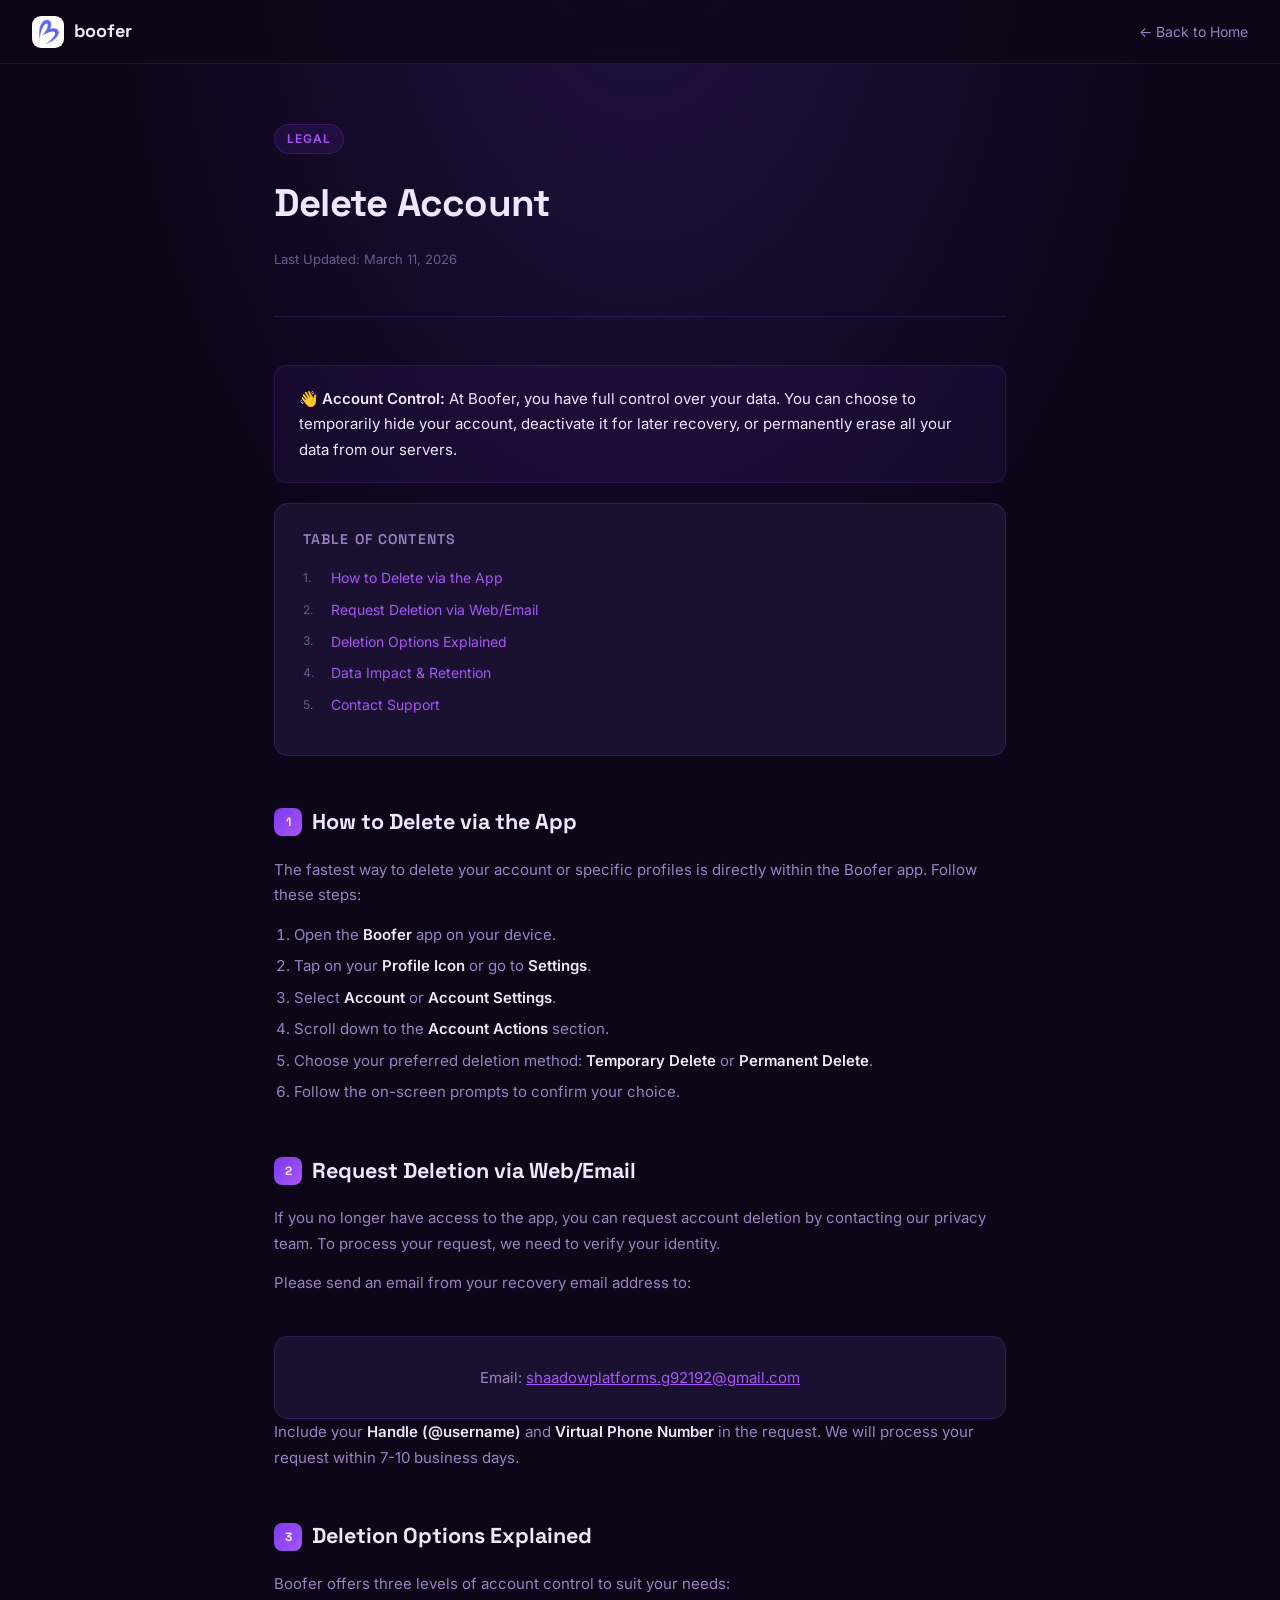
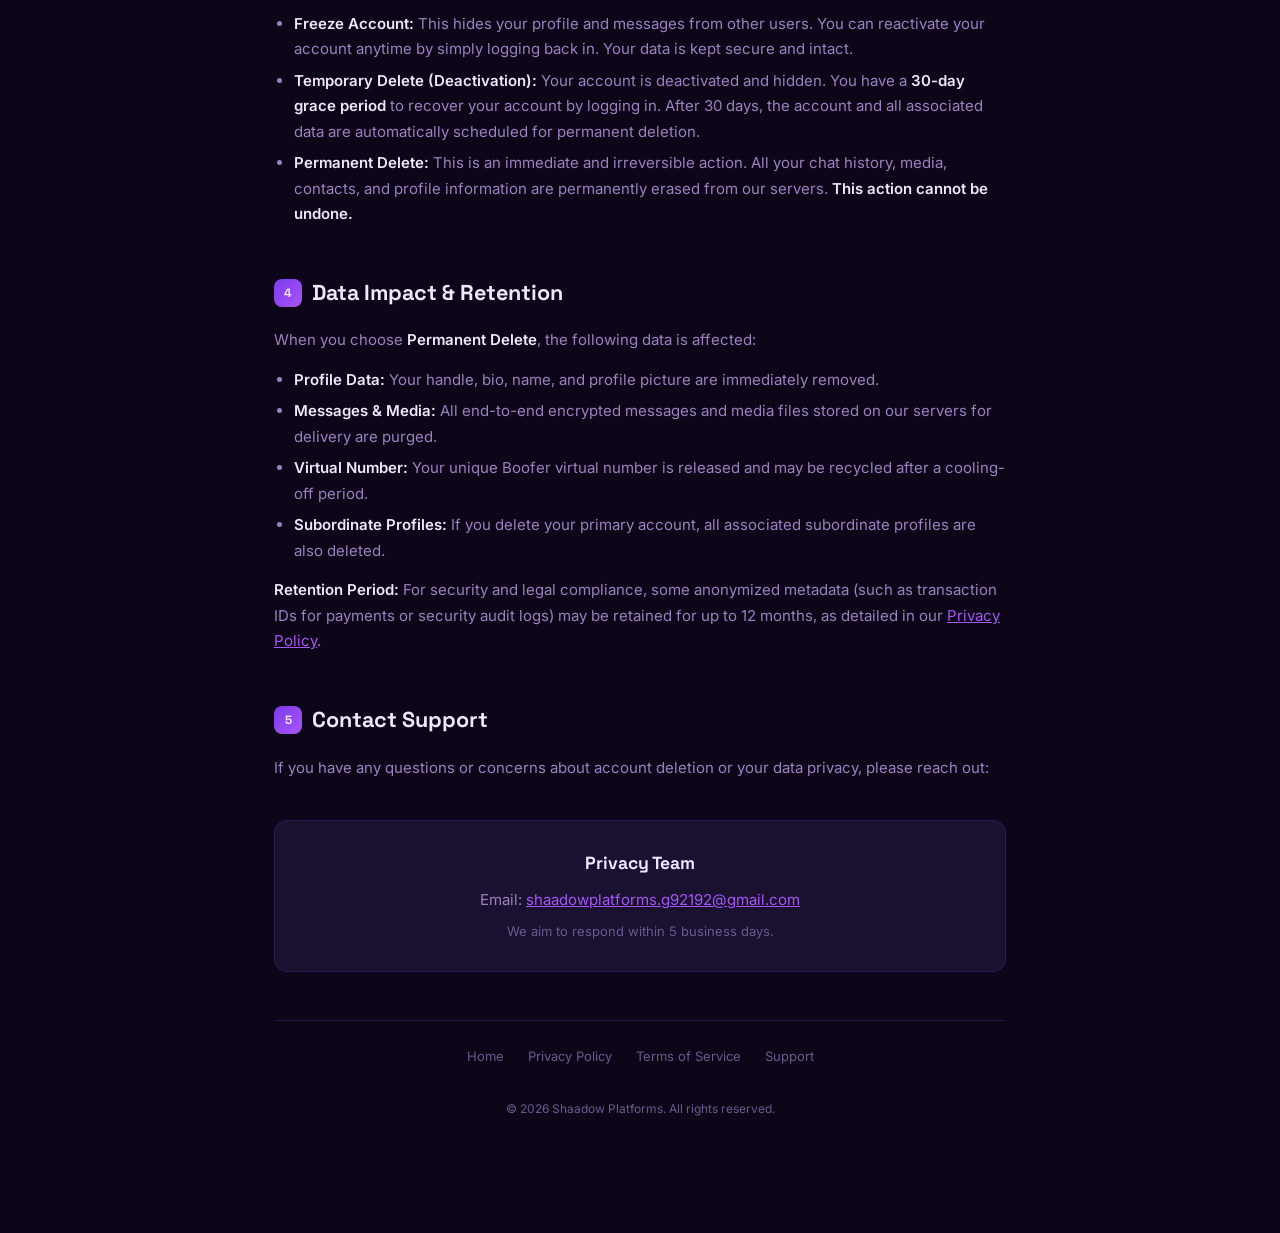
<file: legal/delete-account/index.html>
<!DOCTYPE html>
<html lang="en">

<head>
    <meta charset="UTF-8" />
    <meta name="viewport" content="width=device-width, initial-scale=1.0" />
    <title>Delete Account – Boofer</title>
    <meta name="description"
        content="Learn how to delete your Boofer account and associated data. We provide options for temporary deactivation and permanent deletion." />
    <link rel="canonical" href="https://booferapp.github.io/legal/delete-account" />
    <link rel="icon" href="/logo.jpg" type="image/jpeg" />
    <link
        href="https://fonts.googleapis.com/css2?family=Inter:wght@300;400;500;600;700&family=Space+Grotesk:wght@600;700&display=swap"
        rel="stylesheet" />
    <style>
        *,
        *::before,
        *::after {
            box-sizing: border-box;
            margin: 0;
            padding: 0;
        }

        :root {
            --bg: #0d0618;
            --bg2: #130d24;
            --card: #1a1030;
            --border: rgba(139, 92, 246, 0.18);
            --primary: #7c3aed;
            --primary-light: #a855f7;
            --primary-glow: rgba(124, 58, 237, 0.35);
            --text: #f0e6ff;
            --text-muted: #9a82c0;
            --text-dim: #6b5a8e;
        }

        body {
            font-family: 'Inter', sans-serif;
            background: var(--bg);
            color: var(--text);
            line-height: 1.7;
        }

        body::before {
            content: '';
            position: fixed;
            inset: 0;
            background: radial-gradient(ellipse at 50% -10%, rgba(124, 58, 237, 0.2) 0%, transparent 60%);
            pointer-events: none;
            z-index: 0;
        }

        nav {
            position: sticky;
            top: 0;
            z-index: 100;
            display: flex;
            align-items: center;
            justify-content: space-between;
            padding: 0 2rem;
            height: 64px;
            background: rgba(13, 6, 24, 0.85);
            backdrop-filter: blur(20px);
            border-bottom: 1px solid var(--border);
        }

        .nav-logo {
            display: flex;
            align-items: center;
            gap: 10px;
            text-decoration: none;
        }

        .nav-logo-icon {
            width: 32px;
            height: 32px;
            border-radius: 9px;
            background: #fff;
            display: flex;
            align-items: center;
            justify-content: center;
            overflow: hidden;
        }

        .nav-logo-icon img {
            width: 100%;
            height: 100%;
            object-fit: contain;
            padding: 2px;
        }

        .nav-logo-text {
            font-family: 'Space Grotesk', sans-serif;
            font-weight: 700;
            font-size: 18px;
            color: var(--text);
        }

        .nav-back {
            color: var(--text-muted);
            text-decoration: none;
            font-size: 14px;
            transition: color 0.2s;
        }

        .nav-back:hover {
            color: var(--text);
        }

        .page-wrap {
            max-width: 780px;
            margin: 0 auto;
            padding: 60px 1.5rem 100px;
            position: relative;
            z-index: 1;
        }

        .page-header {
            margin-bottom: 48px;
            padding-bottom: 32px;
            border-bottom: 1px solid var(--border);
        }

        .page-badge {
            display: inline-block;
            padding: 4px 12px;
            border-radius: 100px;
            font-size: 12px;
            font-weight: 600;
            letter-spacing: 0.08em;
            text-transform: uppercase;
            color: var(--primary-light);
            background: rgba(124, 58, 237, 0.12);
            border: 1px solid rgba(124, 58, 237, 0.25);
            margin-bottom: 16px;
        }

        h1 {
            font-family: 'Space Grotesk', sans-serif;
            font-size: 2.4rem;
            font-weight: 700;
            margin-bottom: 12px;
            letter-spacing: -0.02em;
        }

        .page-meta {
            color: var(--text-dim);
            font-size: 13px;
        }

        .toc {
            background: var(--card);
            border: 1px solid var(--border);
            border-radius: 14px;
            padding: 24px 28px;
            margin-bottom: 48px;
        }

        .toc h3 {
            font-family: 'Space Grotesk', sans-serif;
            font-size: 14px;
            font-weight: 600;
            margin-bottom: 14px;
            color: var(--text-muted);
            text-transform: uppercase;
            letter-spacing: 0.08em;
        }

        .toc ol {
            padding-left: 0;
            list-style: none;
            counter-reset: toc;
        }

        .toc li {
            counter-increment: toc;
            margin-bottom: 8px;
        }

        .toc a {
            color: var(--primary-light);
            text-decoration: none;
            font-size: 14px;
            display: flex;
            align-items: center;
            gap: 8px;
        }

        .toc a::before {
            content: counter(toc) ".";
            color: var(--text-dim);
            font-size: 12px;
            min-width: 20px;
        }

        .toc a:hover {
            color: var(--text);
        }

        .section-block {
            margin-bottom: 48px;
            scroll-margin-top: 80px;
        }

        h2 {
            font-family: 'Space Grotesk', sans-serif;
            font-size: 1.35rem;
            font-weight: 700;
            margin-bottom: 16px;
            display: flex;
            align-items: center;
            gap: 10px;
        }

        h2 .sec-num {
            width: 28px;
            height: 28px;
            border-radius: 8px;
            font-size: 12px;
            font-weight: 700;
            background: linear-gradient(135deg, var(--primary), var(--primary-light));
            display: flex;
            align-items: center;
            justify-content: center;
            flex-shrink: 0;
        }

        p {
            color: var(--text-muted);
            margin-bottom: 14px;
            font-size: 15px;
        }

        ul,
        ol {
            color: var(--text-muted);
            padding-left: 20px;
            margin-bottom: 14px;
            font-size: 15px;
        }

        li {
            margin-bottom: 6px;
        }

        .highlight-box {
            background: rgba(124, 58, 237, 0.08);
            border: 1px solid rgba(124, 58, 237, 0.2);
            border-radius: 12px;
            padding: 20px 24px;
            margin: 20px 0;
        }

        .highlight-box p {
            margin: 0;
            color: var(--text);
        }

        strong {
            color: var(--text);
            font-weight: 600;
        }

        a {
            color: var(--primary-light);
        }

        .contact-box {
            background: var(--card);
            border: 1px solid var(--border);
            border-radius: 14px;
            padding: 28px;
            margin-top: 40px;
            text-align: center;
        }

        .contact-box h3 {
            font-family: 'Space Grotesk', sans-serif;
            font-size: 1.1rem;
            margin-bottom: 8px;
        }

        .contact-box p {
            margin: 0;
        }

        .footer-links {
            display: flex;
            gap: 24px;
            justify-content: center;
            margin-top: 48px;
            padding-top: 24px;
            border-top: 1px solid var(--border);
            flex-wrap: wrap;
        }

        .footer-links a {
            color: var(--text-dim);
            text-decoration: none;
            font-size: 13px;
        }

        .footer-links a:hover {
            color: var(--text);
        }
    </style>
</head>

<body>
    <nav>
        <a href="/" class="nav-logo">
            <div class="nav-logo-icon"><img src="/logo.jpg" alt="Boofer" /></div>
            <span class="nav-logo-text">boofer</span>
        </a>
        <a href="/" class="nav-back">← Back to Home</a>
    </nav>

    <div class="page-wrap">
        <div class="page-header">
            <span class="page-badge">Legal</span>
            <h1>Delete Account</h1>
            <p class="page-meta">Last Updated: March 11, 2026</p>
        </div>

        <div class="highlight-box">
            <p>👋 <strong>Account Control:</strong> At Boofer, you have full control over your data. You can choose to temporarily hide your account, deactivate it for later recovery, or permanently erase all your data from our servers.</p>
        </div>

        <div class="toc">
            <h3>Table of Contents</h3>
            <ol>
                <li><a href="#in-app">How to Delete via the App</a></li>
                <li><a href="#web-request">Request Deletion via Web/Email</a></li>
                <li><a href="#options">Deletion Options Explained</a></li>
                <li><a href="#data-impact">Data Impact & Retention</a></li>
                <li><a href="#contact">Contact Support</a></li>
            </ol>
        </div>

        <div id="in-app" class="section-block">
            <h2><span class="sec-num">1</span> How to Delete via the App</h2>
            <p>The fastest way to delete your account or specific profiles is directly within the Boofer app. Follow these steps:</p>
            <ol>
                <li>Open the <strong>Boofer</strong> app on your device.</li>
                <li>Tap on your <strong>Profile Icon</strong> or go to <strong>Settings</strong>.</li>
                <li>Select <strong>Account</strong> or <strong>Account Settings</strong>.</li>
                <li>Scroll down to the <strong>Account Actions</strong> section.</li>
                <li>Choose your preferred deletion method: <strong>Temporary Delete</strong> or <strong>Permanent Delete</strong>.</li>
                <li>Follow the on-screen prompts to confirm your choice.</li>
            </ol>
        </div>

        <div id="web-request" class="section-block">
            <h2><span class="sec-num">2</span> Request Deletion via Web/Email</h2>
            <p>If you no longer have access to the app, you can request account deletion by contacting our privacy team. To process your request, we need to verify your identity.</p>
            <p>Please send an email from your recovery email address to:</p>
            <div class="contact-box">
                <p>Email: <a href="mailto:shaadowplatforms.g92192@gmail.com?subject=Account Deletion Request&body=I would like to request the deletion of my Boofer account.%0A%0AMy Handle: @[Your Username]%0AMy Virtual Number: [Your Virtual Number]%0ARecovery Email: [Your Email]">shaadowplatforms.g92192@gmail.com</a></p>
            </div>
            <p>Include your <strong>Handle (@username)</strong> and <strong>Virtual Phone Number</strong> in the request. We will process your request within 7-10 business days.</p>
        </div>

        <div id="options" class="section-block">
            <h2><span class="sec-num">3</span> Deletion Options Explained</h2>
            <p>Boofer offers three levels of account control to suit your needs:</p>
            <ul>
                <li><strong>Freeze Account:</strong> This hides your profile and messages from other users. You can reactivate your account anytime by simply logging back in. Your data is kept secure and intact.</li>
                <li><strong>Temporary Delete (Deactivation):</strong> Your account is deactivated and hidden. You have a <strong>30-day grace period</strong> to recover your account by logging in. After 30 days, the account and all associated data are automatically scheduled for permanent deletion.</li>
                <li><strong>Permanent Delete:</strong> This is an immediate and irreversible action. All your chat history, media, contacts, and profile information are permanently erased from our servers. <strong>This action cannot be undone.</strong></li>
            </ul>
        </div>

        <div id="data-impact" class="section-block">
            <h2><span class="sec-num">4</span> Data Impact & Retention</h2>
            <p>When you choose <strong>Permanent Delete</strong>, the following data is affected:</p>
            <ul>
                <li><strong>Profile Data:</strong> Your handle, bio, name, and profile picture are immediately removed.</li>
                <li><strong>Messages & Media:</strong> All end-to-end encrypted messages and media files stored on our servers for delivery are purged.</li>
                <li><strong>Virtual Number:</strong> Your unique Boofer virtual number is released and may be recycled after a cooling-off period.</li>
                <li><strong>Subordinate Profiles:</strong> If you delete your primary account, all associated subordinate profiles are also deleted.</li>
            </ul>
            <p><strong>Retention Period:</strong> For security and legal compliance, some anonymized metadata (such as transaction IDs for payments or security audit logs) may be retained for up to 12 months, as detailed in our <a href="/legal/privacy-policy">Privacy Policy</a>.</p>
        </div>

        <div id="contact" class="section-block">
            <h2><span class="sec-num">5</span> Contact Support</h2>
            <p>If you have any questions or concerns about account deletion or your data privacy, please reach out:</p>
            <div class="contact-box">
                <h3>Privacy Team</h3>
                <p>Email: <a href="mailto:shaadowplatforms.g92192@gmail.com?subject=[Boofer Privacy] Account Deletion Inquiry">shaadowplatforms.g92192@gmail.com</a></p>
                <p style="margin-top: 8px; font-size: 13px; color: var(--text-dim);">We aim to respond within 5 business days.</p>
            </div>
        </div>

        <div class="footer-links">
            <a href="/">Home</a>
            <a href="/legal/privacy-policy" style="color:var(--text-dim) !important">Privacy Policy</a>
            <a href="/legal/terms-of-service" style="color:var(--text-dim) !important">Terms of Service</a>
            <a href="/support" style="color:var(--text-dim) !important">Support</a>
            <p style="width:100%;text-align:center;color:var(--text-dim);font-size:12px;margin-top:8px">&copy; 2026 Shaadow Platforms. All rights reserved.</p>
        </div>
    </div>
</body>

</html>
</file>
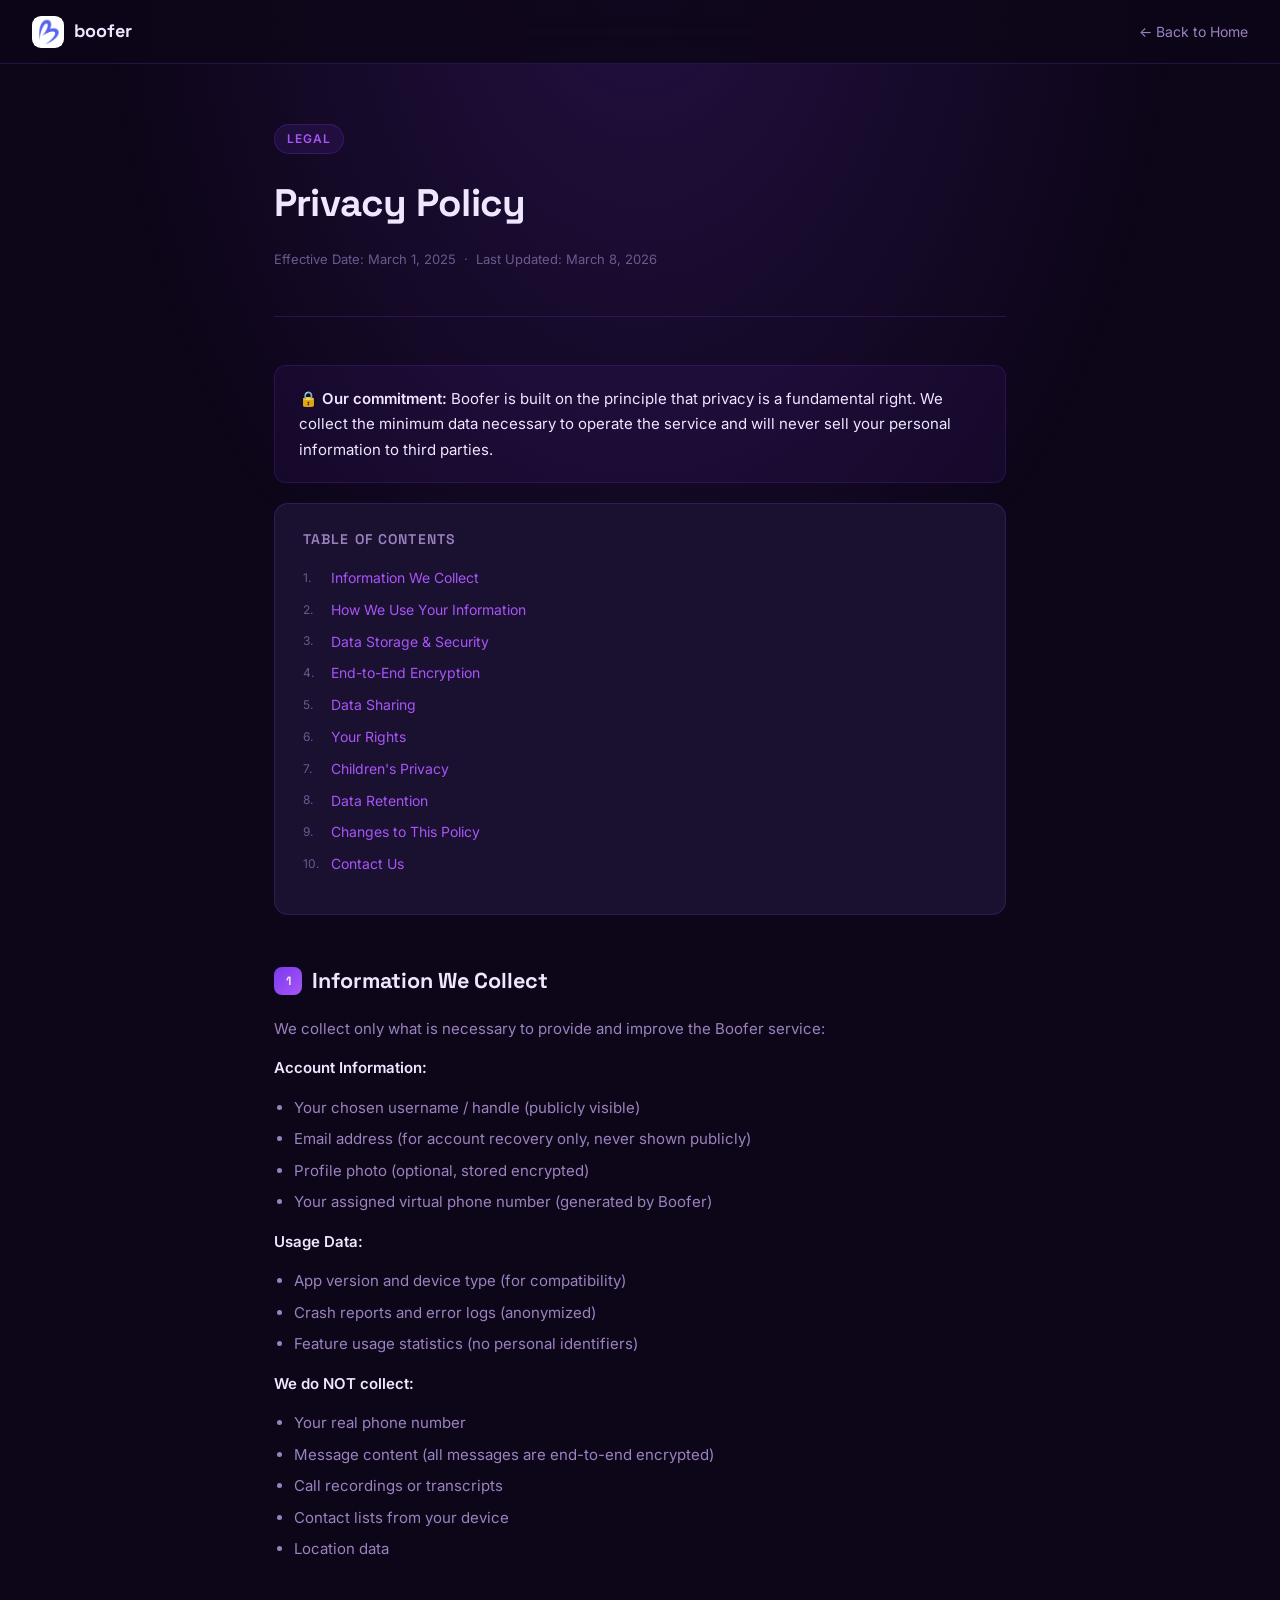
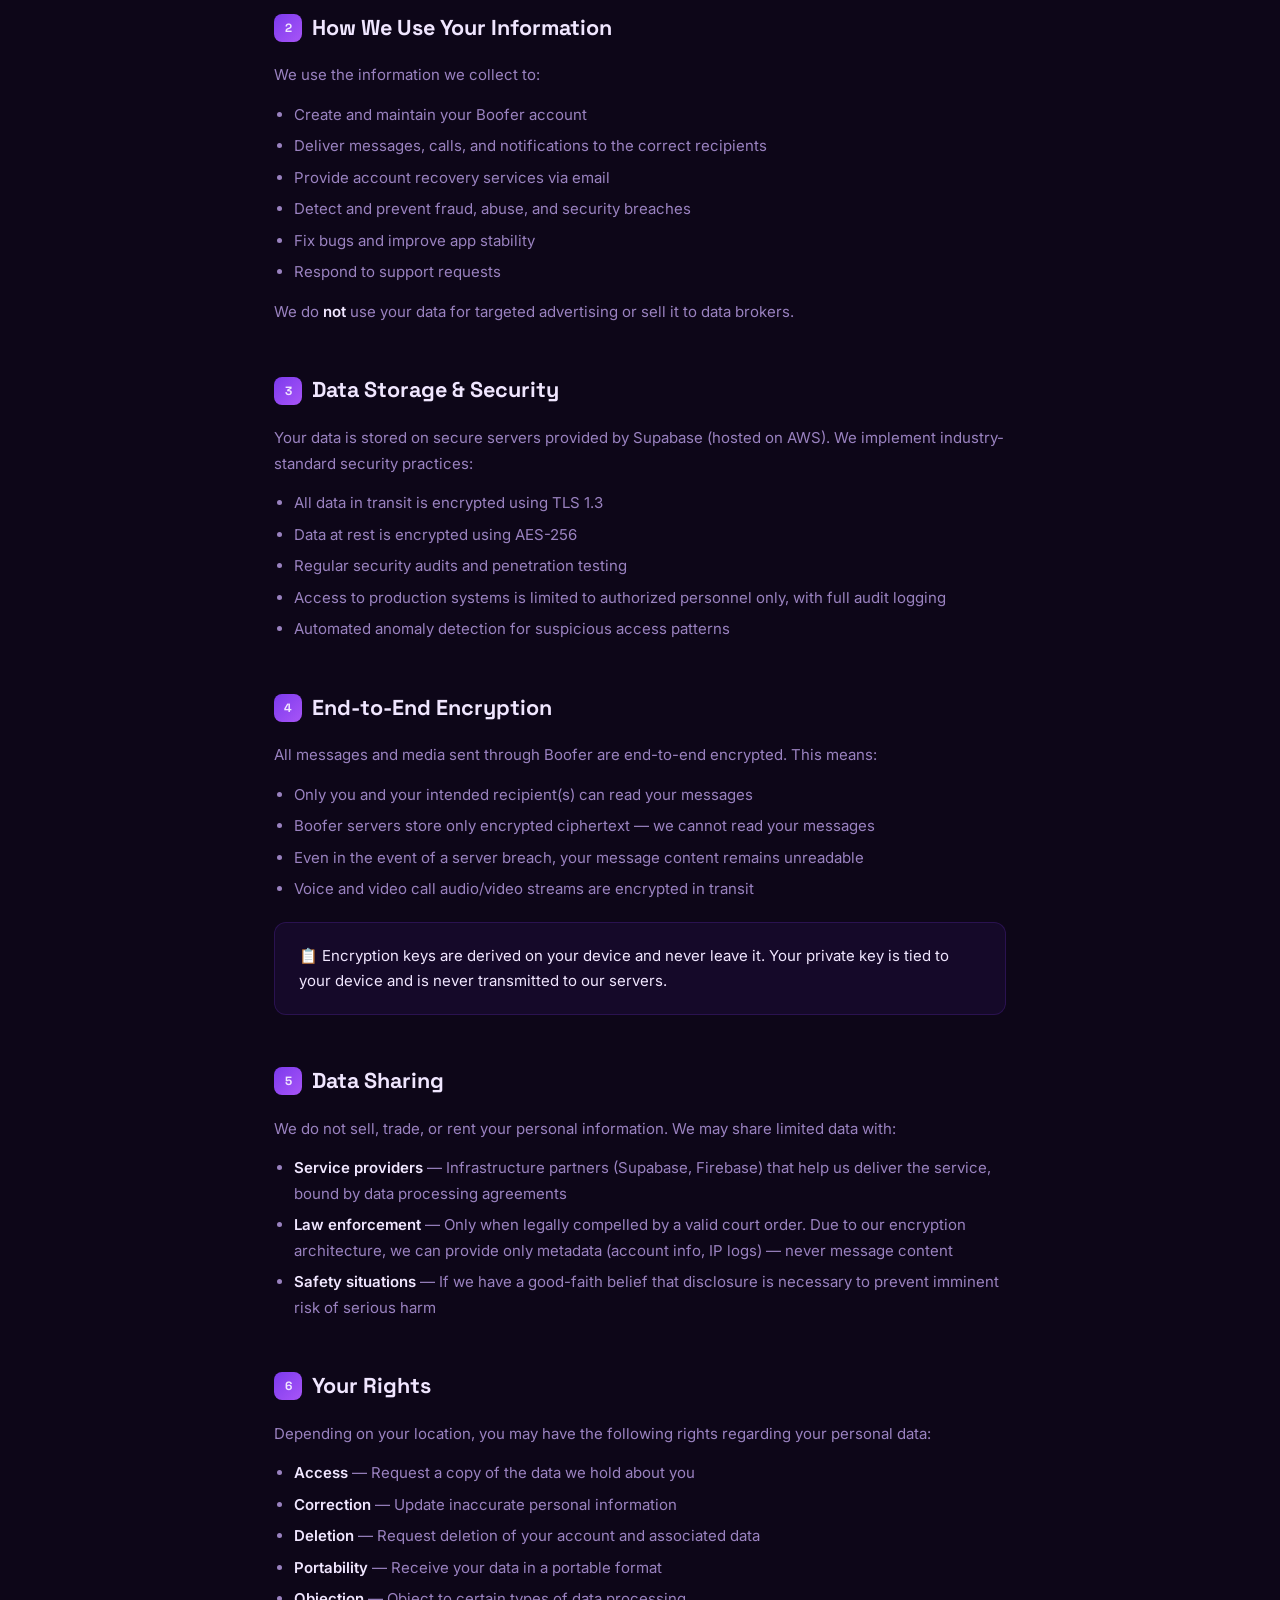
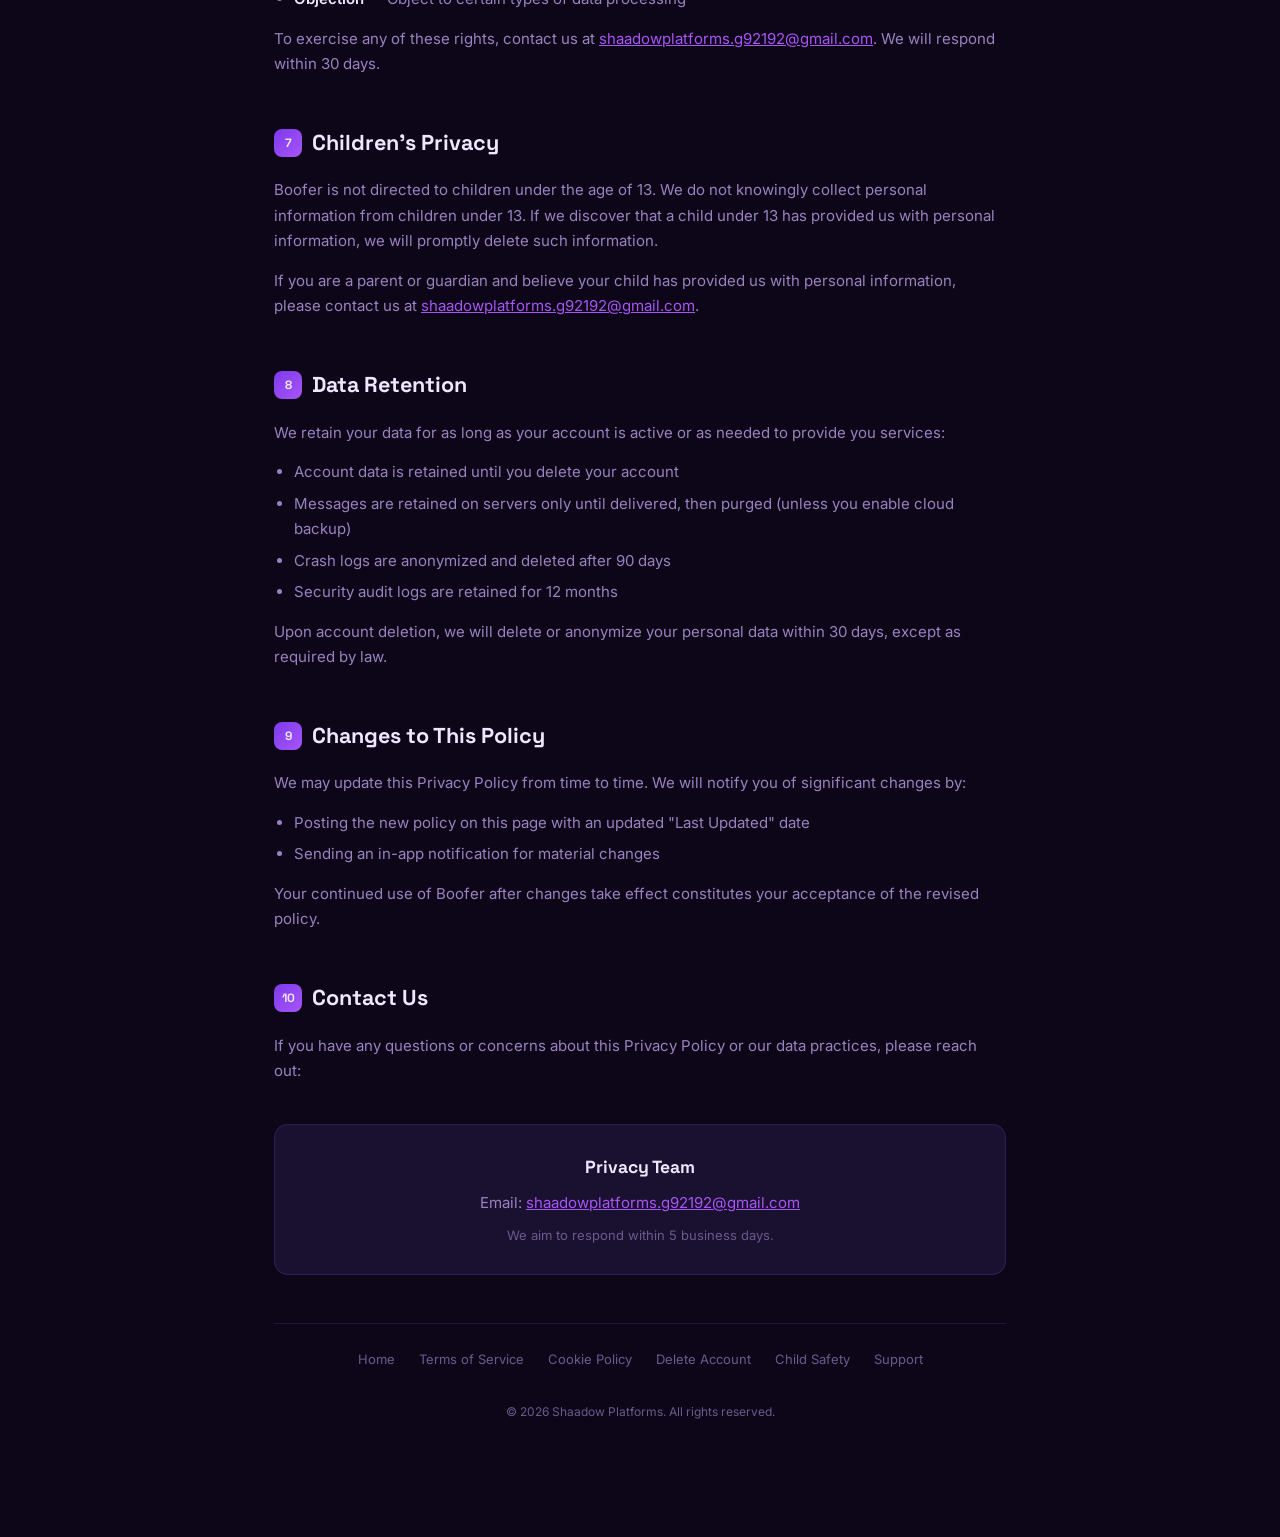
<file: legal/privacy-policy/index.html>
<!DOCTYPE html>
<html lang="en">

<head>
    <meta charset="UTF-8" />
    <meta name="viewport" content="width=device-width, initial-scale=1.0" />
    <title>Privacy Policy – Boofer</title>
    <meta name="description"
        content="Learn how Boofer collects, uses, and protects your data. We are committed to privacy-first messaging." />
    <link rel="canonical" href="https://booferapp.github.io/legal/privacy-policy" />
    <link rel="icon" href="/logo.jpg" type="image/jpeg" />
    <link
        href="https://fonts.googleapis.com/css2?family=Inter:wght@300;400;500;600;700&family=Space+Grotesk:wght@600;700&display=swap"
        rel="stylesheet" />
    <style>
        *,
        *::before,
        *::after {
            box-sizing: border-box;
            margin: 0;
            padding: 0;
        }

        :root {
            --bg: #0d0618;
            --bg2: #130d24;
            --card: #1a1030;
            --border: rgba(139, 92, 246, 0.18);
            --primary: #7c3aed;
            --primary-light: #a855f7;
            --primary-glow: rgba(124, 58, 237, 0.35);
            --text: #f0e6ff;
            --text-muted: #9a82c0;
            --text-dim: #6b5a8e;
        }

        body {
            font-family: 'Inter', sans-serif;
            background: var(--bg);
            color: var(--text);
            line-height: 1.7;
        }

        body::before {
            content: '';
            position: fixed;
            inset: 0;
            background: radial-gradient(ellipse at 50% -10%, rgba(124, 58, 237, 0.2) 0%, transparent 60%);
            pointer-events: none;
            z-index: 0;
        }

        nav {
            position: sticky;
            top: 0;
            z-index: 100;
            display: flex;
            align-items: center;
            justify-content: space-between;
            padding: 0 2rem;
            height: 64px;
            background: rgba(13, 6, 24, 0.85);
            backdrop-filter: blur(20px);
            border-bottom: 1px solid var(--border);
        }

        .nav-logo {
            display: flex;
            align-items: center;
            gap: 10px;
            text-decoration: none;
        }

        .nav-logo-icon {
            width: 32px;
            height: 32px;
            border-radius: 9px;
            background: #fff;
            display: flex;
            align-items: center;
            justify-content: center;
            overflow: hidden;
        }

        .nav-logo-icon img {
            width: 100%;
            height: 100%;
            object-fit: contain;
            padding: 2px;
        }

        .nav-logo-text {
            font-family: 'Space Grotesk', sans-serif;
            font-weight: 700;
            font-size: 18px;
            color: var(--text);
        }

        .nav-back {
            color: var(--text-muted);
            text-decoration: none;
            font-size: 14px;
            transition: color 0.2s;
        }

        .nav-back:hover {
            color: var(--text);
        }

        .page-wrap {
            max-width: 780px;
            margin: 0 auto;
            padding: 60px 1.5rem 100px;
            position: relative;
            z-index: 1;
        }

        .page-header {
            margin-bottom: 48px;
            padding-bottom: 32px;
            border-bottom: 1px solid var(--border);
        }

        .page-badge {
            display: inline-block;
            padding: 4px 12px;
            border-radius: 100px;
            font-size: 12px;
            font-weight: 600;
            letter-spacing: 0.08em;
            text-transform: uppercase;
            color: var(--primary-light);
            background: rgba(124, 58, 237, 0.12);
            border: 1px solid rgba(124, 58, 237, 0.25);
            margin-bottom: 16px;
        }

        h1 {
            font-family: 'Space Grotesk', sans-serif;
            font-size: 2.4rem;
            font-weight: 700;
            margin-bottom: 12px;
            letter-spacing: -0.02em;
        }

        .page-meta {
            color: var(--text-dim);
            font-size: 13px;
        }

        .toc {
            background: var(--card);
            border: 1px solid var(--border);
            border-radius: 14px;
            padding: 24px 28px;
            margin-bottom: 48px;
        }

        .toc h3 {
            font-family: 'Space Grotesk', sans-serif;
            font-size: 14px;
            font-weight: 600;
            margin-bottom: 14px;
            color: var(--text-muted);
            text-transform: uppercase;
            letter-spacing: 0.08em;
        }

        .toc ol {
            padding-left: 0;
            list-style: none;
            counter-reset: toc;
        }

        .toc li {
            counter-increment: toc;
            margin-bottom: 8px;
        }

        .toc a {
            color: var(--primary-light);
            text-decoration: none;
            font-size: 14px;
            display: flex;
            align-items: center;
            gap: 8px;
        }

        .toc a::before {
            content: counter(toc) ".";
            color: var(--text-dim);
            font-size: 12px;
            min-width: 20px;
        }

        .toc a:hover {
            color: var(--text);
        }

        .section-block {
            margin-bottom: 48px;
            scroll-margin-top: 80px;
        }

        h2 {
            font-family: 'Space Grotesk', sans-serif;
            font-size: 1.35rem;
            font-weight: 700;
            margin-bottom: 16px;
            display: flex;
            align-items: center;
            gap: 10px;
        }

        h2 .sec-num {
            width: 28px;
            height: 28px;
            border-radius: 8px;
            font-size: 12px;
            font-weight: 700;
            background: linear-gradient(135deg, var(--primary), var(--primary-light));
            display: flex;
            align-items: center;
            justify-content: center;
            flex-shrink: 0;
        }

        p {
            color: var(--text-muted);
            margin-bottom: 14px;
            font-size: 15px;
        }

        ul,
        ol {
            color: var(--text-muted);
            padding-left: 20px;
            margin-bottom: 14px;
            font-size: 15px;
        }

        li {
            margin-bottom: 6px;
        }

        .highlight-box {
            background: rgba(124, 58, 237, 0.08);
            border: 1px solid rgba(124, 58, 237, 0.2);
            border-radius: 12px;
            padding: 20px 24px;
            margin: 20px 0;
        }

        .highlight-box p {
            margin: 0;
            color: var(--text);
        }

        strong {
            color: var(--text);
            font-weight: 600;
        }

        a {
            color: var(--primary-light);
        }

        .contact-box {
            background: var(--card);
            border: 1px solid var(--border);
            border-radius: 14px;
            padding: 28px;
            margin-top: 40px;
            text-align: center;
        }

        .contact-box h3 {
            font-family: 'Space Grotesk', sans-serif;
            font-size: 1.1rem;
            margin-bottom: 8px;
        }

        .contact-box p {
            margin: 0;
        }

        footer-nav {
            display: flex;
            gap: 16px;
            justify-content: center;
            margin-top: 48px;
            flex-wrap: wrap;
        }

        .footer-links {
            display: flex;
            gap: 24px;
            justify-content: center;
            margin-top: 48px;
            padding-top: 24px;
            border-top: 1px solid var(--border);
            flex-wrap: wrap;
        }

        .footer-links a {
            color: var(--text-dim);
            text-decoration: none;
            font-size: 13px;
        }

        .footer-links a:hover {
            color: var(--text);
        }
    </style>
</head>

<body>
    <nav>
        <a href="/" class="nav-logo">
            <div class="nav-logo-icon"><img src="/logo.jpg" alt="Boofer" /></div>
            <span class="nav-logo-text">boofer</span>
        </a>
        <a href="/" class="nav-back">← Back to Home</a>
    </nav>

    <div class="page-wrap">
        <div class="page-header">
            <span class="page-badge">Legal</span>
            <h1>Privacy Policy</h1>
            <p class="page-meta">Effective Date: March 1, 2025 &nbsp;·&nbsp; Last Updated: March 8, 2026</p>
        </div>

        <div class="highlight-box">
            <p>🔒 <strong>Our commitment:</strong> Boofer is built on the principle that privacy is a fundamental right.
                We collect the minimum data necessary to operate the service and will never sell your personal
                information to third parties.</p>
        </div>

        <div class="toc">
            <h3>Table of Contents</h3>
            <ol>
                <li><a href="#s1">Information We Collect</a></li>
                <li><a href="#s2">How We Use Your Information</a></li>
                <li><a href="#s3">Data Storage & Security</a></li>
                <li><a href="#s4">End-to-End Encryption</a></li>
                <li><a href="#s5">Data Sharing</a></li>
                <li><a href="#s6">Your Rights</a></li>
                <li><a href="#s7">Children's Privacy</a></li>
                <li><a href="#s8">Data Retention</a></li>
                <li><a href="#s9">Changes to This Policy</a></li>
                <li><a href="#s10">Contact Us</a></li>
            </ol>
        </div>

        <div id="s1" class="section-block">
            <h2><span class="sec-num">1</span> Information We Collect</h2>
            <p>We collect only what is necessary to provide and improve the Boofer service:</p>
            <p><strong>Account Information:</strong></p>
            <ul>
                <li>Your chosen username / handle (publicly visible)</li>
                <li>Email address (for account recovery only, never shown publicly)</li>
                <li>Profile photo (optional, stored encrypted)</li>
                <li>Your assigned virtual phone number (generated by Boofer)</li>
            </ul>
            <p><strong>Usage Data:</strong></p>
            <ul>
                <li>App version and device type (for compatibility)</li>
                <li>Crash reports and error logs (anonymized)</li>
                <li>Feature usage statistics (no personal identifiers)</li>
            </ul>
            <p><strong>We do NOT collect:</strong></p>
            <ul>
                <li>Your real phone number</li>
                <li>Message content (all messages are end-to-end encrypted)</li>
                <li>Call recordings or transcripts</li>
                <li>Contact lists from your device</li>
                <li>Location data</li>
            </ul>
        </div>

        <div id="s2" class="section-block">
            <h2><span class="sec-num">2</span> How We Use Your Information</h2>
            <p>We use the information we collect to:</p>
            <ul>
                <li>Create and maintain your Boofer account</li>
                <li>Deliver messages, calls, and notifications to the correct recipients</li>
                <li>Provide account recovery services via email</li>
                <li>Detect and prevent fraud, abuse, and security breaches</li>
                <li>Fix bugs and improve app stability</li>
                <li>Respond to support requests</li>
            </ul>
            <p>We do <strong>not</strong> use your data for targeted advertising or sell it to data brokers.</p>
        </div>

        <div id="s3" class="section-block">
            <h2><span class="sec-num">3</span> Data Storage & Security</h2>
            <p>Your data is stored on secure servers provided by Supabase (hosted on AWS). We implement
                industry-standard security practices:</p>
            <ul>
                <li>All data in transit is encrypted using TLS 1.3</li>
                <li>Data at rest is encrypted using AES-256</li>
                <li>Regular security audits and penetration testing</li>
                <li>Access to production systems is limited to authorized personnel only, with full audit logging</li>
                <li>Automated anomaly detection for suspicious access patterns</li>
            </ul>
        </div>

        <div id="s4" class="section-block">
            <h2><span class="sec-num">4</span> End-to-End Encryption</h2>
            <p>All messages and media sent through Boofer are end-to-end encrypted. This means:</p>
            <ul>
                <li>Only you and your intended recipient(s) can read your messages</li>
                <li>Boofer servers store only encrypted ciphertext — we cannot read your messages</li>
                <li>Even in the event of a server breach, your message content remains unreadable</li>
                <li>Voice and video call audio/video streams are encrypted in transit</li>
            </ul>
            <div class="highlight-box">
                <p>📋 Encryption keys are derived on your device and never leave it. Your private key is tied to your
                    device and is never transmitted to our servers.</p>
            </div>
        </div>

        <div id="s5" class="section-block">
            <h2><span class="sec-num">5</span> Data Sharing</h2>
            <p>We do not sell, trade, or rent your personal information. We may share limited data with:</p>
            <ul>
                <li><strong>Service providers</strong> — Infrastructure partners (Supabase, Firebase) that help us
                    deliver the service, bound by data processing agreements</li>
                <li><strong>Law enforcement</strong> — Only when legally compelled by a valid court order. Due to our
                    encryption architecture, we can provide only metadata (account info, IP logs) — never message
                    content</li>
                <li><strong>Safety situations</strong> — If we have a good-faith belief that disclosure is necessary to
                    prevent imminent risk of serious harm</li>
            </ul>
        </div>

        <div id="s6" class="section-block">
            <h2><span class="sec-num">6</span> Your Rights</h2>
            <p>Depending on your location, you may have the following rights regarding your personal data:</p>
            <ul>
                <li><strong>Access</strong> — Request a copy of the data we hold about you</li>
                <li><strong>Correction</strong> — Update inaccurate personal information</li>
                <li><strong>Deletion</strong> — Request deletion of your account and associated data</li>
                <li><strong>Portability</strong> — Receive your data in a portable format</li>
                <li><strong>Objection</strong> — Object to certain types of data processing</li>
            </ul>
            <p>To exercise any of these rights, contact us at <a
                    href="mailto:shaadowplatforms.g92192@gmail.com?subject=[Boofer Privacy] Exercise Privacy Rights&body=Hello Boofer Privacy Team,%0A%0AI would like to exercise my data rights (e.g., Access, Correct, Delete).%0A%0AMy handle/virtual number: [Provide info here]%0ADescription: [Describe request]">shaadowplatforms.g92192@gmail.com</a>.
                We will respond within 30 days.</p>
        </div>

        <div id="s7" class="section-block">
            <h2><span class="sec-num">7</span> Children's Privacy</h2>
            <p>Boofer is not directed to children under the age of 13. We do not knowingly collect personal information
                from children under 13. If we discover that a child under 13 has provided us with personal information,
                we will promptly delete such information.</p>
            <p>If you are a parent or guardian and believe your child has provided us with personal information, please
                contact us at <a
                    href="mailto:shaadowplatforms.g92192@gmail.com?subject=[Boofer Privacy] Minor Data Inquiry">shaadowplatforms.g92192@gmail.com</a>.
            </p>
        </div>

        <div id="s8" class="section-block">
            <h2><span class="sec-num">8</span> Data Retention</h2>
            <p>We retain your data for as long as your account is active or as needed to provide you services:</p>
            <ul>
                <li>Account data is retained until you delete your account</li>
                <li>Messages are retained on servers only until delivered, then purged (unless you enable cloud backup)
                </li>
                <li>Crash logs are anonymized and deleted after 90 days</li>
                <li>Security audit logs are retained for 12 months</li>
            </ul>
            <p>Upon account deletion, we will delete or anonymize your personal data within 30 days, except as required
                by law.</p>
        </div>

        <div id="s9" class="section-block">
            <h2><span class="sec-num">9</span> Changes to This Policy</h2>
            <p>We may update this Privacy Policy from time to time. We will notify you of significant changes by:</p>
            <ul>
                <li>Posting the new policy on this page with an updated "Last Updated" date</li>
                <li>Sending an in-app notification for material changes</li>
            </ul>
            <p>Your continued use of Boofer after changes take effect constitutes your acceptance of the revised policy.
            </p>
        </div>

        <div id="s10" class="section-block">
            <h2><span class="sec-num">10</span> Contact Us</h2>
            <p>If you have any questions or concerns about this Privacy Policy or our data practices, please reach out:
            </p>
            <div class="contact-box">
                <h3>Privacy Team</h3>
                <p>Email: <a
                        href="mailto:shaadowplatforms.g92192@gmail.com?subject=[Boofer Privacy] General Inquiry">shaadowplatforms.g92192@gmail.com</a>
                </p>
                <p style="margin-top: 8px; font-size: 13px; color: var(--text-dim);">We aim to respond within 5 business
                    days.</p>
            </div>
        </div>

        <div class="footer-links">
            <a href="/">Home</a>
            <a href="/legal/terms-of-service" style="color:var(--text-dim) !important">Terms of Service</a>
            <a href="/legal/cookie-policy" style="color:var(--text-dim) !important">Cookie Policy</a>
            <a href="/legal/delete-account" style="color:var(--text-dim) !important">Delete Account</a>
            <a href="/legal/child-safety-standards" style="color:var(--text-dim) !important">Child Safety</a>
            <a href="/support" style="color:var(--text-dim) !important">Support</a>
            <p style="width:100%;text-align:center;color:var(--text-dim);font-size:12px;margin-top:8px">&copy; 2026
                Shaadow Platforms. All rights reserved.</p>
        </div>
    </div>
</body>

</html>
</file>
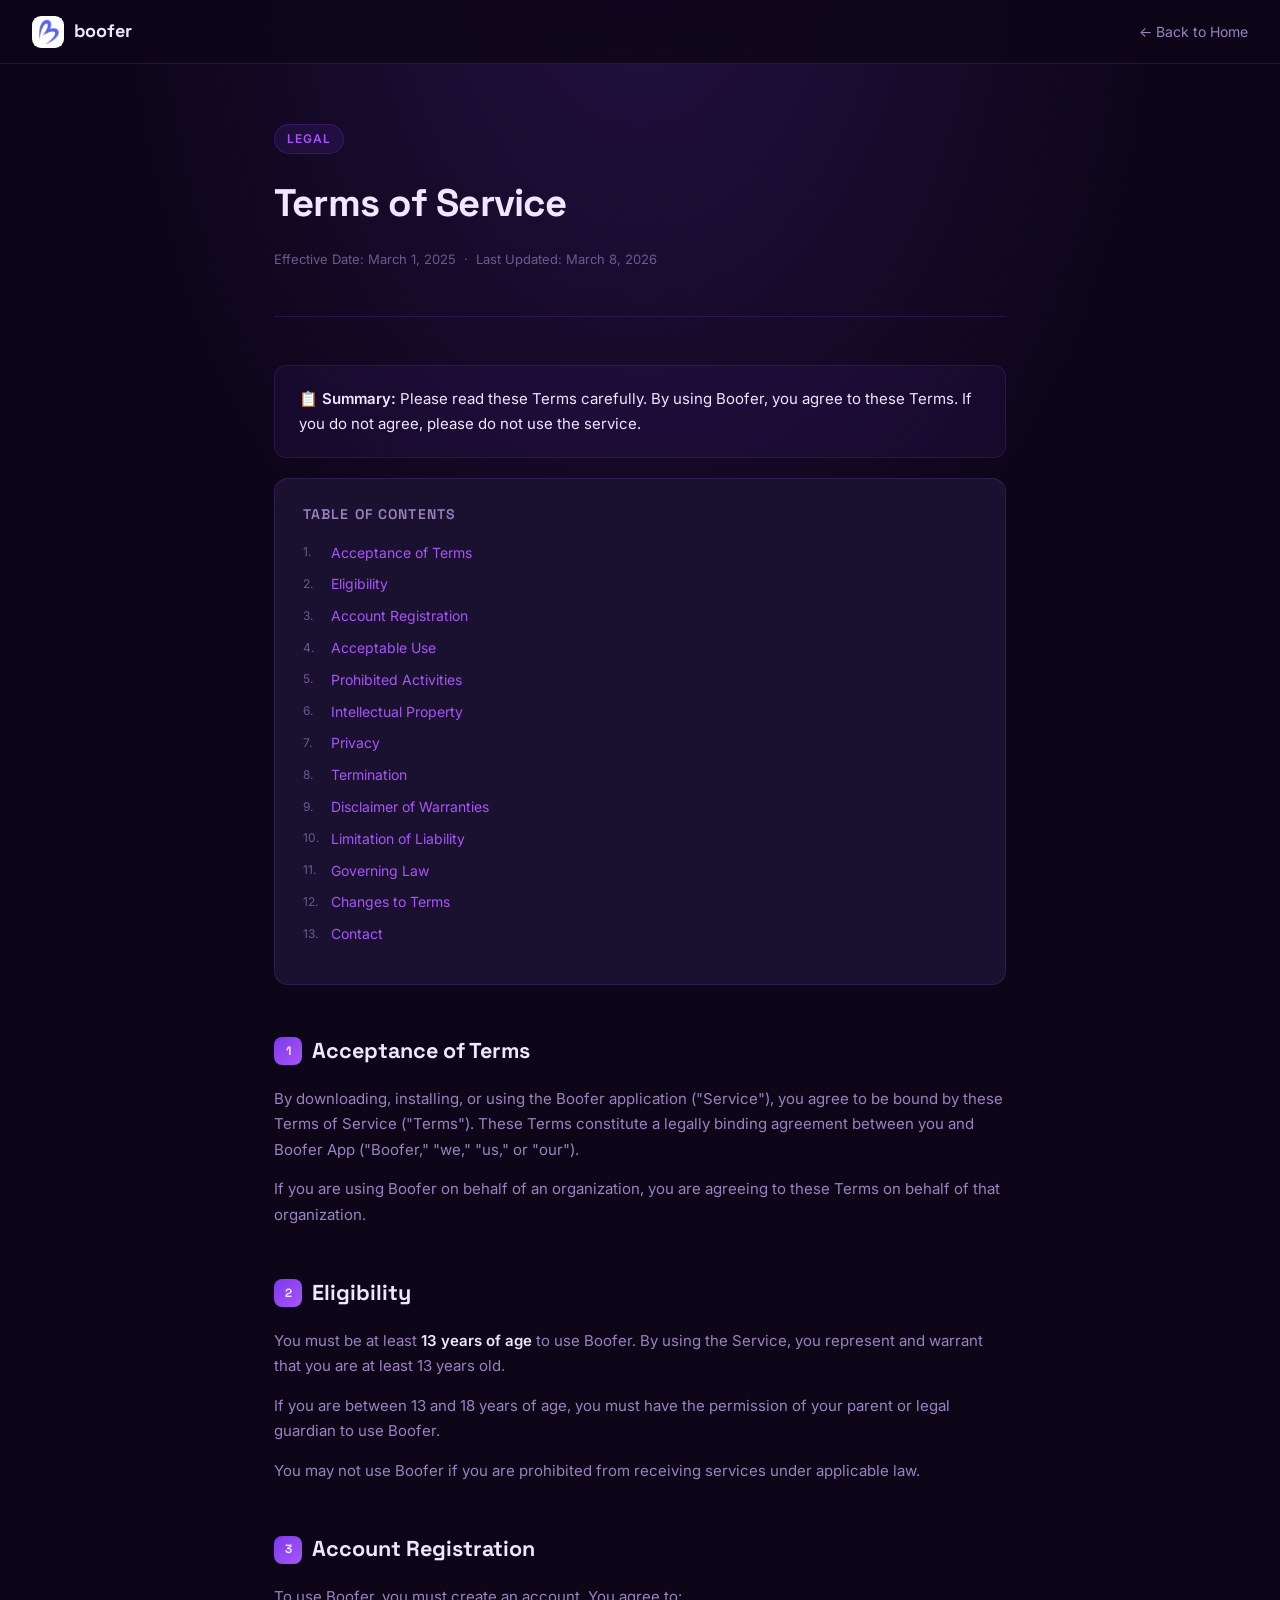
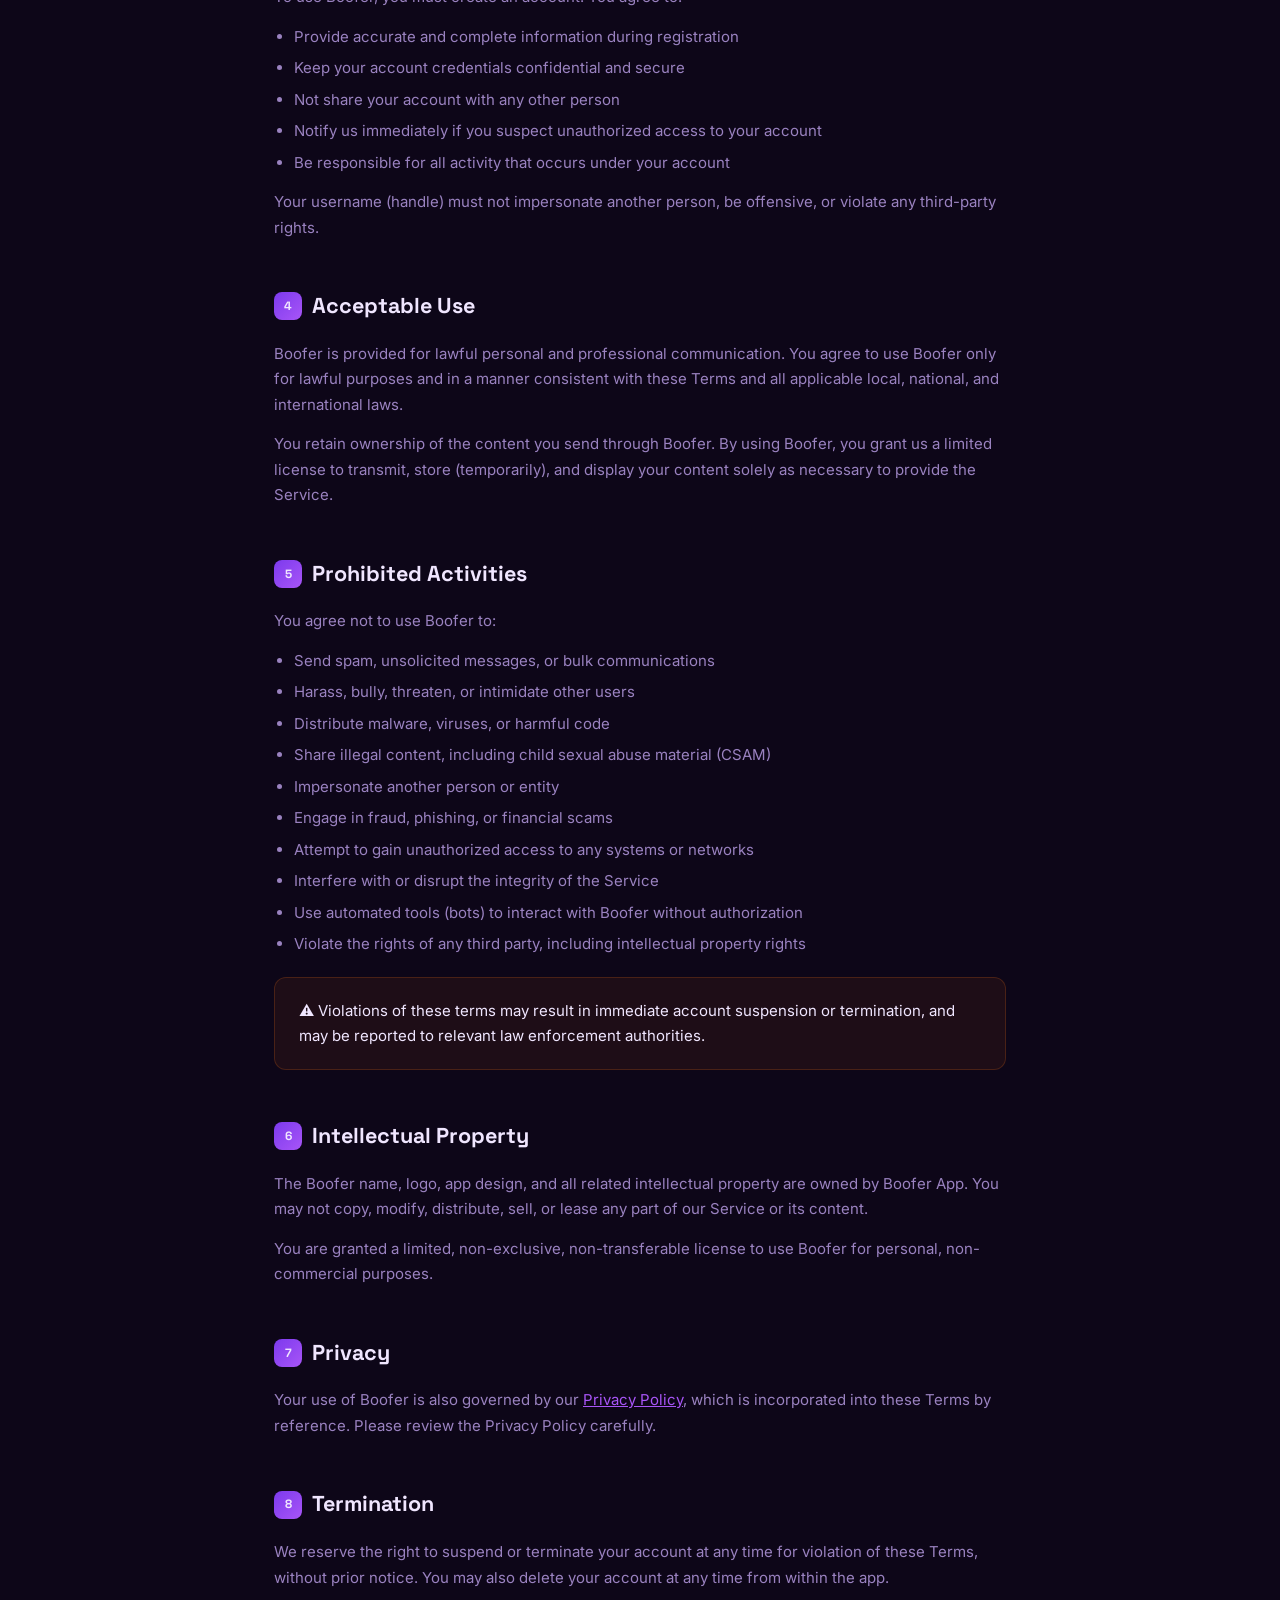
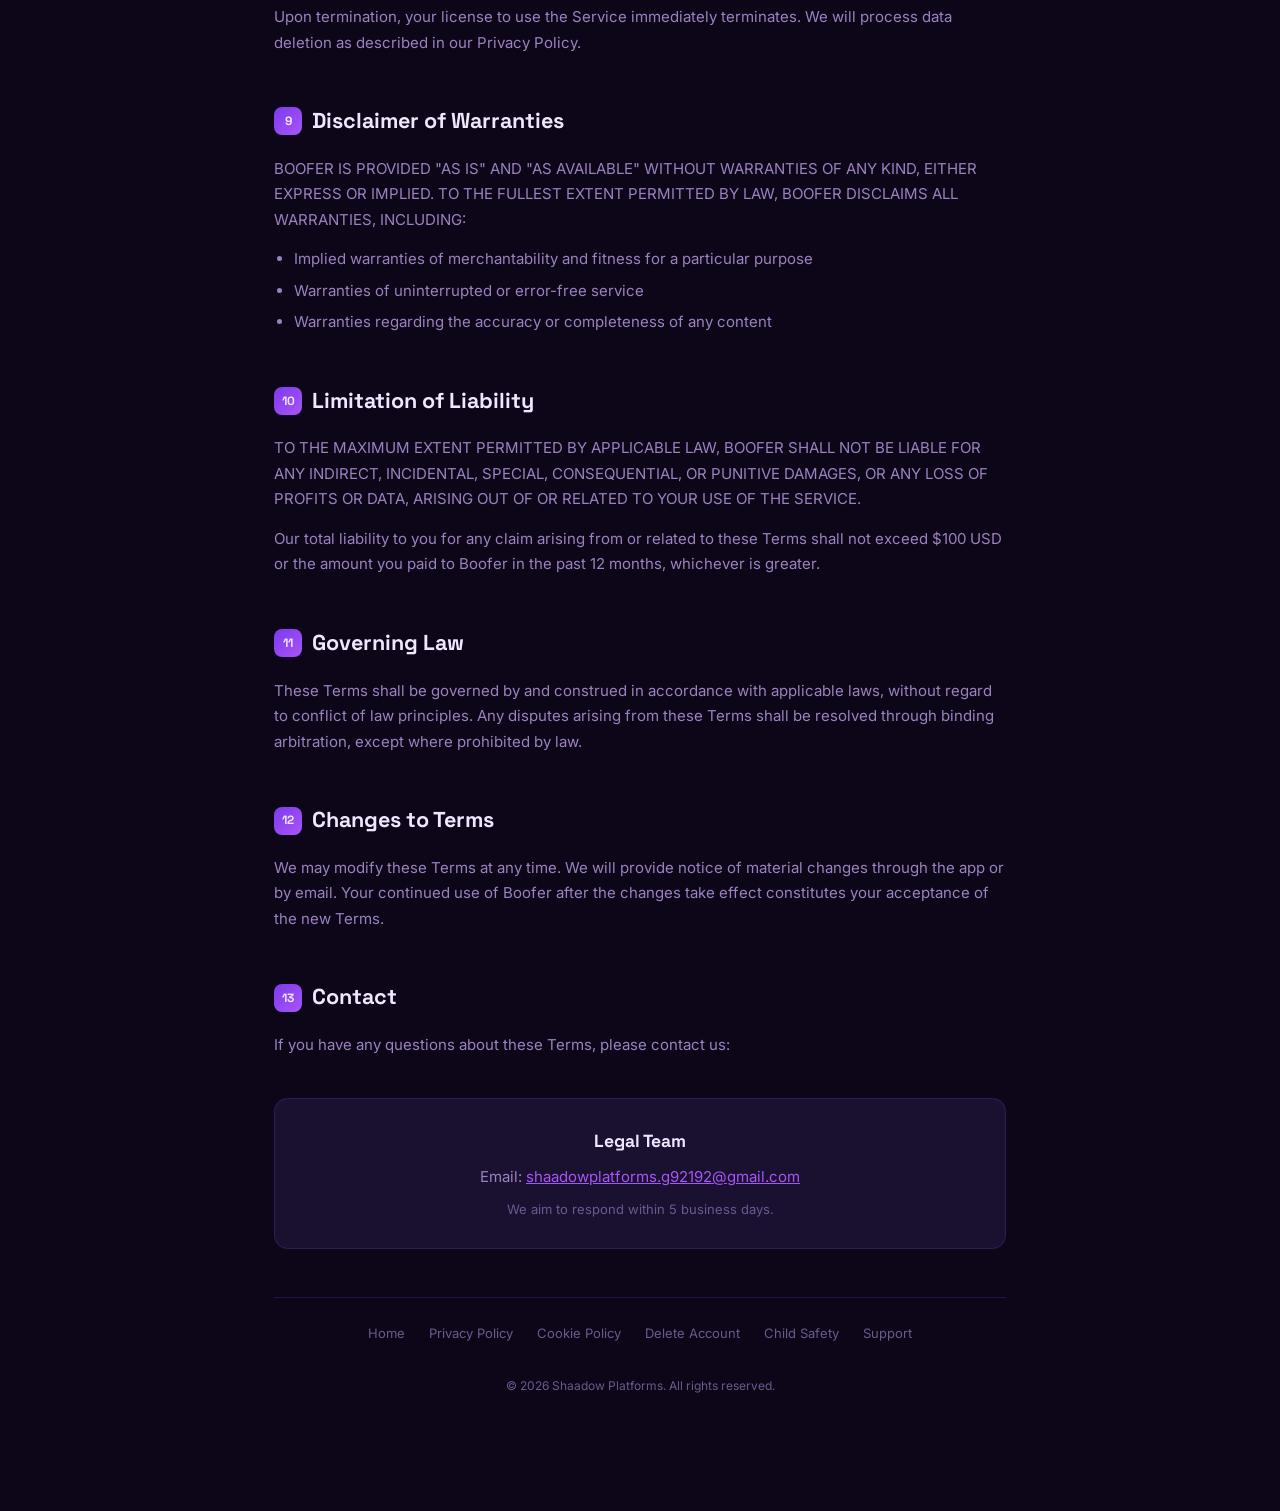
<file: legal/terms-of-service/index.html>
<!DOCTYPE html>
<html lang="en">

<head>
    <meta charset="UTF-8" />
    <meta name="viewport" content="width=device-width, initial-scale=1.0" />
    <title>Terms of Service – Boofer</title>
    <meta name="description" content="Read the Terms of Service for Boofer — the privacy-first messaging app." />
    <link rel="canonical" href="https://booferapp.github.io/legal/terms-of-service" />
    <link rel="icon" href="/logo.jpg" type="image/jpeg" />
    <link
        href="https://fonts.googleapis.com/css2?family=Inter:wght@300;400;500;600;700&family=Space+Grotesk:wght@600;700&display=swap"
        rel="stylesheet" />
    <style>
        *,
        *::before,
        *::after {
            box-sizing: border-box;
            margin: 0;
            padding: 0;
        }

        :root {
            --bg: #0d0618;
            --bg2: #130d24;
            --card: #1a1030;
            --border: rgba(139, 92, 246, 0.18);
            --primary: #7c3aed;
            --primary-light: #a855f7;
            --primary-glow: rgba(124, 58, 237, 0.35);
            --text: #f0e6ff;
            --text-muted: #9a82c0;
            --text-dim: #6b5a8e;
        }

        body {
            font-family: 'Inter', sans-serif;
            background: var(--bg);
            color: var(--text);
            line-height: 1.7;
        }

        body::before {
            content: '';
            position: fixed;
            inset: 0;
            background: radial-gradient(ellipse at 50% -10%, rgba(124, 58, 237, 0.2) 0%, transparent 60%);
            pointer-events: none;
            z-index: 0;
        }

        nav {
            position: sticky;
            top: 0;
            z-index: 100;
            display: flex;
            align-items: center;
            justify-content: space-between;
            padding: 0 2rem;
            height: 64px;
            background: rgba(13, 6, 24, 0.85);
            backdrop-filter: blur(20px);
            border-bottom: 1px solid var(--border);
        }

        .nav-logo {
            display: flex;
            align-items: center;
            gap: 10px;
            text-decoration: none;
        }

        .nav-logo-icon {
            width: 32px;
            height: 32px;
            border-radius: 9px;
            background: #fff;
            display: flex;
            align-items: center;
            justify-content: center;
            overflow: hidden;
        }

        .nav-logo-icon img {
            width: 100%;
            height: 100%;
            object-fit: contain;
            padding: 2px;
        }

        .nav-logo-text {
            font-family: 'Space Grotesk', sans-serif;
            font-weight: 700;
            font-size: 18px;
            color: var(--text);
        }

        .nav-back {
            color: var(--text-muted);
            text-decoration: none;
            font-size: 14px;
            transition: color 0.2s;
        }

        .nav-back:hover {
            color: var(--text);
        }

        .page-wrap {
            max-width: 780px;
            margin: 0 auto;
            padding: 60px 1.5rem 100px;
            position: relative;
            z-index: 1;
        }

        .page-header {
            margin-bottom: 48px;
            padding-bottom: 32px;
            border-bottom: 1px solid var(--border);
        }

        .page-badge {
            display: inline-block;
            padding: 4px 12px;
            border-radius: 100px;
            font-size: 12px;
            font-weight: 600;
            letter-spacing: 0.08em;
            text-transform: uppercase;
            color: var(--primary-light);
            background: rgba(124, 58, 237, 0.12);
            border: 1px solid rgba(124, 58, 237, 0.25);
            margin-bottom: 16px;
        }

        h1 {
            font-family: 'Space Grotesk', sans-serif;
            font-size: 2.4rem;
            font-weight: 700;
            margin-bottom: 12px;
            letter-spacing: -0.02em;
        }

        .page-meta {
            color: var(--text-dim);
            font-size: 13px;
        }

        .toc {
            background: var(--card);
            border: 1px solid var(--border);
            border-radius: 14px;
            padding: 24px 28px;
            margin-bottom: 48px;
        }

        .toc h3 {
            font-family: 'Space Grotesk', sans-serif;
            font-size: 14px;
            font-weight: 600;
            margin-bottom: 14px;
            color: var(--text-muted);
            text-transform: uppercase;
            letter-spacing: 0.08em;
        }

        .toc ol {
            padding-left: 0;
            list-style: none;
            counter-reset: toc;
        }

        .toc li {
            counter-increment: toc;
            margin-bottom: 8px;
        }

        .toc a {
            color: var(--primary-light);
            text-decoration: none;
            font-size: 14px;
            display: flex;
            align-items: center;
            gap: 8px;
        }

        .toc a::before {
            content: counter(toc) ".";
            color: var(--text-dim);
            font-size: 12px;
            min-width: 20px;
        }

        .toc a:hover {
            color: var(--text);
        }

        .section-block {
            margin-bottom: 48px;
            scroll-margin-top: 80px;
        }

        h2 {
            font-family: 'Space Grotesk', sans-serif;
            font-size: 1.35rem;
            font-weight: 700;
            margin-bottom: 16px;
            display: flex;
            align-items: center;
            gap: 10px;
        }

        h2 .sec-num {
            width: 28px;
            height: 28px;
            border-radius: 8px;
            font-size: 12px;
            font-weight: 700;
            background: linear-gradient(135deg, var(--primary), var(--primary-light));
            display: flex;
            align-items: center;
            justify-content: center;
            flex-shrink: 0;
        }

        p {
            color: var(--text-muted);
            margin-bottom: 14px;
            font-size: 15px;
        }

        ul,
        ol {
            color: var(--text-muted);
            padding-left: 20px;
            margin-bottom: 14px;
            font-size: 15px;
        }

        li {
            margin-bottom: 6px;
        }

        .highlight-box {
            background: rgba(124, 58, 237, 0.08);
            border: 1px solid rgba(124, 58, 237, 0.2);
            border-radius: 12px;
            padding: 20px 24px;
            margin: 20px 0;
        }

        .warning-box {
            background: rgba(249, 115, 22, 0.07);
            border: 1px solid rgba(249, 115, 22, 0.2);
            border-radius: 12px;
            padding: 20px 24px;
            margin: 20px 0;
        }

        .highlight-box p,
        .warning-box p {
            margin: 0;
            color: var(--text);
        }

        strong {
            color: var(--text);
            font-weight: 600;
        }

        a {
            color: var(--primary-light);
        }

        .contact-box {
            background: var(--card);
            border: 1px solid var(--border);
            border-radius: 14px;
            padding: 28px;
            margin-top: 40px;
            text-align: center;
        }

        .contact-box h3 {
            font-family: 'Space Grotesk', sans-serif;
            font-size: 1.1rem;
            margin-bottom: 8px;
        }

        .contact-box p {
            margin: 0;
        }

        .footer-links {
            display: flex;
            gap: 24px;
            justify-content: center;
            margin-top: 48px;
            padding-top: 24px;
            border-top: 1px solid var(--border);
            flex-wrap: wrap;
        }

        .footer-links a {
            color: var(--text-dim);
            text-decoration: none;
            font-size: 13px;
        }

        .footer-links a:hover {
            color: var(--text);
        }
    </style>
</head>

<body>
    <nav>
        <a href="/" class="nav-logo">
            <div class="nav-logo-icon"><img src="/logo.jpg" alt="Boofer" /></div>
            <span class="nav-logo-text">boofer</span>
        </a>
        <a href="/" class="nav-back">← Back to Home</a>
    </nav>

    <div class="page-wrap">
        <div class="page-header">
            <span class="page-badge">Legal</span>
            <h1>Terms of Service</h1>
            <p class="page-meta">Effective Date: March 1, 2025 &nbsp;·&nbsp; Last Updated: March 8, 2026</p>
        </div>

        <div class="highlight-box">
            <p>📋 <strong>Summary:</strong> Please read these Terms carefully. By using Boofer, you agree to these
                Terms. If you do not agree, please do not use the service.</p>
        </div>

        <div class="toc">
            <h3>Table of Contents</h3>
            <ol>
                <li><a href="#t1">Acceptance of Terms</a></li>
                <li><a href="#t2">Eligibility</a></li>
                <li><a href="#t3">Account Registration</a></li>
                <li><a href="#t4">Acceptable Use</a></li>
                <li><a href="#t5">Prohibited Activities</a></li>
                <li><a href="#t6">Intellectual Property</a></li>
                <li><a href="#t7">Privacy</a></li>
                <li><a href="#t8">Termination</a></li>
                <li><a href="#t9">Disclaimer of Warranties</a></li>
                <li><a href="#t10">Limitation of Liability</a></li>
                <li><a href="#t11">Governing Law</a></li>
                <li><a href="#t12">Changes to Terms</a></li>
                <li><a href="#t13">Contact</a></li>
            </ol>
        </div>

        <div id="t1" class="section-block">
            <h2><span class="sec-num">1</span> Acceptance of Terms</h2>
            <p>By downloading, installing, or using the Boofer application ("Service"), you agree to be bound by these
                Terms of Service ("Terms"). These Terms constitute a legally binding agreement between you and Boofer
                App ("Boofer," "we," "us," or "our").</p>
            <p>If you are using Boofer on behalf of an organization, you are agreeing to these Terms on behalf of that
                organization.</p>
        </div>

        <div id="t2" class="section-block">
            <h2><span class="sec-num">2</span> Eligibility</h2>
            <p>You must be at least <strong>13 years of age</strong> to use Boofer. By using the Service, you represent
                and warrant that you are at least 13 years old.</p>
            <p>If you are between 13 and 18 years of age, you must have the permission of your parent or legal guardian
                to use Boofer.</p>
            <p>You may not use Boofer if you are prohibited from receiving services under applicable law.</p>
        </div>

        <div id="t3" class="section-block">
            <h2><span class="sec-num">3</span> Account Registration</h2>
            <p>To use Boofer, you must create an account. You agree to:</p>
            <ul>
                <li>Provide accurate and complete information during registration</li>
                <li>Keep your account credentials confidential and secure</li>
                <li>Not share your account with any other person</li>
                <li>Notify us immediately if you suspect unauthorized access to your account</li>
                <li>Be responsible for all activity that occurs under your account</li>
            </ul>
            <p>Your username (handle) must not impersonate another person, be offensive, or violate any third-party
                rights.</p>
        </div>

        <div id="t4" class="section-block">
            <h2><span class="sec-num">4</span> Acceptable Use</h2>
            <p>Boofer is provided for lawful personal and professional communication. You agree to use Boofer only for
                lawful purposes and in a manner consistent with these Terms and all applicable local, national, and
                international laws.</p>
            <p>You retain ownership of the content you send through Boofer. By using Boofer, you grant us a limited
                license to transmit, store (temporarily), and display your content solely as necessary to provide the
                Service.</p>
        </div>

        <div id="t5" class="section-block">
            <h2><span class="sec-num">5</span> Prohibited Activities</h2>
            <p>You agree not to use Boofer to:</p>
            <ul>
                <li>Send spam, unsolicited messages, or bulk communications</li>
                <li>Harass, bully, threaten, or intimidate other users</li>
                <li>Distribute malware, viruses, or harmful code</li>
                <li>Share illegal content, including child sexual abuse material (CSAM)</li>
                <li>Impersonate another person or entity</li>
                <li>Engage in fraud, phishing, or financial scams</li>
                <li>Attempt to gain unauthorized access to any systems or networks</li>
                <li>Interfere with or disrupt the integrity of the Service</li>
                <li>Use automated tools (bots) to interact with Boofer without authorization</li>
                <li>Violate the rights of any third party, including intellectual property rights</li>
            </ul>
            <div class="warning-box">
                <p>⚠️ Violations of these terms may result in immediate account suspension or termination, and may be
                    reported to relevant law enforcement authorities.</p>
            </div>
        </div>

        <div id="t6" class="section-block">
            <h2><span class="sec-num">6</span> Intellectual Property</h2>
            <p>The Boofer name, logo, app design, and all related intellectual property are owned by Boofer App. You may
                not copy, modify, distribute, sell, or lease any part of our Service or its content.</p>
            <p>You are granted a limited, non-exclusive, non-transferable license to use Boofer for personal,
                non-commercial purposes.</p>
        </div>

        <div id="t7" class="section-block">
            <h2><span class="sec-num">7</span> Privacy</h2>
            <p>Your use of Boofer is also governed by our <a href="/privacy-policy">Privacy Policy</a>, which is
                incorporated into these Terms by reference. Please review the Privacy Policy carefully.</p>
        </div>

        <div id="t8" class="section-block">
            <h2><span class="sec-num">8</span> Termination</h2>
            <p>We reserve the right to suspend or terminate your account at any time for violation of these Terms,
                without prior notice. You may also delete your account at any time from within the app.</p>
            <p>Upon termination, your license to use the Service immediately terminates. We will process data deletion
                as described in our Privacy Policy.</p>
        </div>

        <div id="t9" class="section-block">
            <h2><span class="sec-num">9</span> Disclaimer of Warranties</h2>
            <p>BOOFER IS PROVIDED "AS IS" AND "AS AVAILABLE" WITHOUT WARRANTIES OF ANY KIND, EITHER EXPRESS OR IMPLIED.
                TO THE FULLEST EXTENT PERMITTED BY LAW, BOOFER DISCLAIMS ALL WARRANTIES, INCLUDING:</p>
            <ul>
                <li>Implied warranties of merchantability and fitness for a particular purpose</li>
                <li>Warranties of uninterrupted or error-free service</li>
                <li>Warranties regarding the accuracy or completeness of any content</li>
            </ul>
        </div>

        <div id="t10" class="section-block">
            <h2><span class="sec-num">10</span> Limitation of Liability</h2>
            <p>TO THE MAXIMUM EXTENT PERMITTED BY APPLICABLE LAW, BOOFER SHALL NOT BE LIABLE FOR ANY INDIRECT,
                INCIDENTAL, SPECIAL, CONSEQUENTIAL, OR PUNITIVE DAMAGES, OR ANY LOSS OF PROFITS OR DATA, ARISING OUT OF
                OR RELATED TO YOUR USE OF THE SERVICE.</p>
            <p>Our total liability to you for any claim arising from or related to these Terms shall not exceed $100 USD
                or the amount you paid to Boofer in the past 12 months, whichever is greater.</p>
        </div>

        <div id="t11" class="section-block">
            <h2><span class="sec-num">11</span> Governing Law</h2>
            <p>These Terms shall be governed by and construed in accordance with applicable laws, without regard to
                conflict of law principles. Any disputes arising from these Terms shall be resolved through binding
                arbitration, except where prohibited by law.</p>
        </div>

        <div id="t12" class="section-block">
            <h2><span class="sec-num">12</span> Changes to Terms</h2>
            <p>We may modify these Terms at any time. We will provide notice of material changes through the app or by
                email. Your continued use of Boofer after the changes take effect constitutes your acceptance of the new
                Terms.</p>
        </div>

        <div id="t13" class="section-block">
            <h2><span class="sec-num">13</span> Contact</h2>
            <p>If you have any questions about these Terms, please contact us:</p>
            <div class="contact-box">
                <h3>Legal Team</h3>
                <p>Email: <a
                        href="mailto:shaadowplatforms.g92192@gmail.com?subject=[Boofer Legal] Terms of Service Inquiry">shaadowplatforms.g92192@gmail.com</a>
                </p>
                <p style="margin-top: 8px; font-size: 13px; color: var(--text-dim);">We aim to respond within 5 business
                    days.</p>
            </div>
        </div>

        <div class="footer-links">
            <a href="/">Home</a>
            <a href="/legal/privacy-policy" style="color:var(--text-dim) !important">Privacy Policy</a>
            <a href="/legal/cookie-policy" style="color:var(--text-dim) !important">Cookie Policy</a>
            <a href="/legal/delete-account" style="color:var(--text-dim) !important">Delete Account</a>
            <a href="/legal/child-safety-standards" style="color:var(--text-dim) !important">Child Safety</a>
            <a href="/support" style="color:var(--text-dim) !important">Support</a>
            <p style="width:100%;text-align:center;color:var(--text-dim);font-size:12px;margin-top:8px">&copy; 2026
                Shaadow Platforms. All rights reserved.</p>
        </div>
    </div>
</body>

</html>
</file>
<file: _next/static/css/f7ec1117669c21fe.css>
*,:after,:before{--tw-border-spacing-x:0;--tw-border-spacing-y:0;--tw-translate-x:0;--tw-translate-y:0;--tw-rotate:0;--tw-skew-x:0;--tw-skew-y:0;--tw-scale-x:1;--tw-scale-y:1;--tw-pan-x: ;--tw-pan-y: ;--tw-pinch-zoom: ;--tw-scroll-snap-strictness:proximity;--tw-gradient-from-position: ;--tw-gradient-via-position: ;--tw-gradient-to-position: ;--tw-ordinal: ;--tw-slashed-zero: ;--tw-numeric-figure: ;--tw-numeric-spacing: ;--tw-numeric-fraction: ;--tw-ring-inset: ;--tw-ring-offset-width:0px;--tw-ring-offset-color:#fff;--tw-ring-color:rgb(59 130 246/0.5);--tw-ring-offset-shadow:0 0 #0000;--tw-ring-shadow:0 0 #0000;--tw-shadow:0 0 #0000;--tw-shadow-colored:0 0 #0000;--tw-blur: ;--tw-brightness: ;--tw-contrast: ;--tw-grayscale: ;--tw-hue-rotate: ;--tw-invert: ;--tw-saturate: ;--tw-sepia: ;--tw-drop-shadow: ;--tw-backdrop-blur: ;--tw-backdrop-brightness: ;--tw-backdrop-contrast: ;--tw-backdrop-grayscale: ;--tw-backdrop-hue-rotate: ;--tw-backdrop-invert: ;--tw-backdrop-opacity: ;--tw-backdrop-saturate: ;--tw-backdrop-sepia: ;--tw-contain-size: ;--tw-contain-layout: ;--tw-contain-paint: ;--tw-contain-style: }::backdrop{--tw-border-spacing-x:0;--tw-border-spacing-y:0;--tw-translate-x:0;--tw-translate-y:0;--tw-rotate:0;--tw-skew-x:0;--tw-skew-y:0;--tw-scale-x:1;--tw-scale-y:1;--tw-pan-x: ;--tw-pan-y: ;--tw-pinch-zoom: ;--tw-scroll-snap-strictness:proximity;--tw-gradient-from-position: ;--tw-gradient-via-position: ;--tw-gradient-to-position: ;--tw-ordinal: ;--tw-slashed-zero: ;--tw-numeric-figure: ;--tw-numeric-spacing: ;--tw-numeric-fraction: ;--tw-ring-inset: ;--tw-ring-offset-width:0px;--tw-ring-offset-color:#fff;--tw-ring-color:rgb(59 130 246/0.5);--tw-ring-offset-shadow:0 0 #0000;--tw-ring-shadow:0 0 #0000;--tw-shadow:0 0 #0000;--tw-shadow-colored:0 0 #0000;--tw-blur: ;--tw-brightness: ;--tw-contrast: ;--tw-grayscale: ;--tw-hue-rotate: ;--tw-invert: ;--tw-saturate: ;--tw-sepia: ;--tw-drop-shadow: ;--tw-backdrop-blur: ;--tw-backdrop-brightness: ;--tw-backdrop-contrast: ;--tw-backdrop-grayscale: ;--tw-backdrop-hue-rotate: ;--tw-backdrop-invert: ;--tw-backdrop-opacity: ;--tw-backdrop-saturate: ;--tw-backdrop-sepia: ;--tw-contain-size: ;--tw-contain-layout: ;--tw-contain-paint: ;--tw-contain-style: }/*
! tailwindcss v3.4.19 | MIT License | https://tailwindcss.com
*/*,:after,:before{box-sizing:border-box;border:0 solid #e5e7eb}:after,:before{--tw-content:""}:host,html{line-height:1.5;-webkit-text-size-adjust:100%;-moz-tab-size:4;-o-tab-size:4;tab-size:4;font-family:ui-sans-serif,system-ui,sans-serif,Apple Color Emoji,Segoe UI Emoji,Segoe UI Symbol,Noto Color Emoji;font-feature-settings:normal;font-variation-settings:normal;-webkit-tap-highlight-color:transparent}body{margin:0;line-height:inherit}hr{height:0;color:inherit;border-top-width:1px}abbr:where([title]){-webkit-text-decoration:underline dotted;text-decoration:underline dotted}h1,h2,h3,h4,h5,h6{font-size:inherit;font-weight:inherit}a{color:inherit;text-decoration:inherit}b,strong{font-weight:bolder}code,kbd,pre,samp{font-family:ui-monospace,SFMono-Regular,Menlo,Monaco,Consolas,Liberation Mono,Courier New,monospace;font-feature-settings:normal;font-variation-settings:normal;font-size:1em}small{font-size:80%}sub,sup{font-size:75%;line-height:0;position:relative;vertical-align:baseline}sub{bottom:-.25em}sup{top:-.5em}table{text-indent:0;border-color:inherit;border-collapse:collapse}button,input,optgroup,select,textarea{font-family:inherit;font-feature-settings:inherit;font-variation-settings:inherit;font-size:100%;font-weight:inherit;line-height:inherit;letter-spacing:inherit;color:inherit;margin:0;padding:0}button,select{text-transform:none}button,input:where([type=button]),input:where([type=reset]),input:where([type=submit]){-webkit-appearance:button;background-color:transparent;background-image:none}:-moz-focusring{outline:auto}:-moz-ui-invalid{box-shadow:none}progress{vertical-align:baseline}::-webkit-inner-spin-button,::-webkit-outer-spin-button{height:auto}[type=search]{-webkit-appearance:textfield;outline-offset:-2px}::-webkit-search-decoration{-webkit-appearance:none}::-webkit-file-upload-button{-webkit-appearance:button;font:inherit}summary{display:list-item}blockquote,dd,dl,figure,h1,h2,h3,h4,h5,h6,hr,p,pre{margin:0}fieldset{margin:0}fieldset,legend{padding:0}menu,ol,ul{list-style:none;margin:0;padding:0}dialog{padding:0}textarea{resize:vertical}input::-moz-placeholder,textarea::-moz-placeholder{opacity:1;color:#9ca3af}input::placeholder,textarea::placeholder{opacity:1;color:#9ca3af}[role=button],button{cursor:pointer}:disabled{cursor:default}audio,canvas,embed,iframe,img,object,svg,video{display:block;vertical-align:middle}img,video{max-width:100%;height:auto}[hidden]:where(:not([hidden=until-found])){display:none}*{border-color:hsl(var(--border))}body{background-color:hsl(var(--background));color:hsl(var(--foreground))}:root{--background:222.2 84% 4.9%;--foreground:210 40% 98%;--card:222.2 84% 4.9%;--card-foreground:210 40% 98%;--popover:222.2 84% 4.9%;--popover-foreground:210 40% 98%;--primary:217.2 91.2% 59.8%;--primary-foreground:222.2 47.4% 11.2%;--secondary:217.2 32.6% 17.5%;--secondary-foreground:210 40% 98%;--muted:217.2 32.6% 17.5%;--muted-foreground:215 20.2% 65.1%;--accent:217.2 32.6% 17.5%;--accent-foreground:210 40% 98%;--destructive:0 62.8% 30.6%;--destructive-foreground:210 40% 98%;--border:217.2 32.6% 17.5%;--input:217.2 32.6% 17.5%;--ring:224.3 76.3% 48%;--radius:0.5rem}.pointer-events-none{pointer-events:none}.visible{visibility:visible}.static{position:static}.fixed{position:fixed}.absolute{position:absolute}.relative{position:relative}.inset-0{inset:0}.-right-1{right:-.25rem}.-top-1{top:-.25rem}.bottom-4{bottom:1rem}.left-3{left:.75rem}.right-0{right:0}.right-3{right:.75rem}.right-4{right:1rem}.top-1\/2{top:50%}.top-full{top:100%}.z-10{z-index:10}.z-20{z-index:20}.z-50{z-index:50}.col-span-1{grid-column:span 1/span 1}.col-span-2{grid-column:span 2/span 2}.col-span-3{grid-column:span 3/span 3}.mx-4{margin-left:1rem;margin-right:1rem}.mx-auto{margin-left:auto;margin-right:auto}.mb-1{margin-bottom:.25rem}.mb-2{margin-bottom:.5rem}.mb-3{margin-bottom:.75rem}.mb-4{margin-bottom:1rem}.ml-1{margin-left:.25rem}.ml-2{margin-left:.5rem}.ml-4{margin-left:1rem}.ml-auto{margin-left:auto}.mr-1{margin-right:.25rem}.mr-2{margin-right:.5rem}.mt-1{margin-top:.25rem}.mt-2{margin-top:.5rem}.mt-3{margin-top:.75rem}.mt-4{margin-top:1rem}.mt-6{margin-top:1.5rem}.line-clamp-2{overflow:hidden;display:-webkit-box;-webkit-box-orient:vertical;-webkit-line-clamp:2}.block{display:block}.flex{display:flex}.inline-flex{display:inline-flex}.table{display:table}.grid{display:grid}.contents{display:contents}.hidden{display:none}.h-10{height:2.5rem}.h-11{height:2.75rem}.h-12{height:3rem}.h-16{height:4rem}.h-2{height:.5rem}.h-20{height:5rem}.h-3{height:.75rem}.h-4{height:1rem}.h-5{height:1.25rem}.h-6{height:1.5rem}.h-64{height:16rem}.h-7{height:1.75rem}.h-8{height:2rem}.h-9{height:2.25rem}.h-\[1px\]{height:1px}.h-\[300px\]{height:300px}.h-\[500px\]{height:500px}.h-\[600px\]{height:600px}.h-screen{height:100vh}.max-h-32{max-height:8rem}.max-h-\[400px\]{max-height:400px}.max-h-\[80vh\]{max-height:80vh}.min-h-\[400px\]{min-height:400px}.min-h-\[80px\]{min-height:80px}.min-h-screen{min-height:100vh}.w-1\/2{width:50%}.w-10{width:2.5rem}.w-11{width:2.75rem}.w-12{width:3rem}.w-16{width:4rem}.w-2{width:.5rem}.w-20{width:5rem}.w-24{width:6rem}.w-3{width:.75rem}.w-32{width:8rem}.w-4{width:1rem}.w-40{width:10rem}.w-48{width:12rem}.w-5{width:1.25rem}.w-6{width:1.5rem}.w-64{width:16rem}.w-8{width:2rem}.w-96{width:24rem}.w-auto{width:auto}.w-full{width:100%}.min-w-0{min-width:0}.max-w-2xl{max-width:42rem}.max-w-\[70\%\]{max-width:70%}.max-w-md{max-width:28rem}.max-w-sm{max-width:24rem}.flex-1{flex:1 1 0%}.flex-shrink-0,.shrink-0{flex-shrink:0}.-translate-y-1\/2{--tw-translate-y:-50%}.-translate-y-1\/2,.translate-x-0{transform:translate(var(--tw-translate-x),var(--tw-translate-y)) rotate(var(--tw-rotate)) skewX(var(--tw-skew-x)) skewY(var(--tw-skew-y)) scaleX(var(--tw-scale-x)) scaleY(var(--tw-scale-y))}.translate-x-0{--tw-translate-x:0px}.translate-x-5{--tw-translate-x:1.25rem}.rotate-180,.translate-x-5{transform:translate(var(--tw-translate-x),var(--tw-translate-y)) rotate(var(--tw-rotate)) skewX(var(--tw-skew-x)) skewY(var(--tw-skew-y)) scaleX(var(--tw-scale-x)) scaleY(var(--tw-scale-y))}.rotate-180{--tw-rotate:180deg}.transform{transform:translate(var(--tw-translate-x),var(--tw-translate-y)) rotate(var(--tw-rotate)) skewX(var(--tw-skew-x)) skewY(var(--tw-skew-y)) scaleX(var(--tw-scale-x)) scaleY(var(--tw-scale-y))}@keyframes pulse{50%{opacity:.5}}.animate-pulse{animation:pulse 2s cubic-bezier(.4,0,.6,1) infinite}@keyframes spin{to{transform:rotate(1turn)}}.animate-spin{animation:spin 1s linear infinite}.cursor-not-allowed{cursor:not-allowed}.cursor-pointer{cursor:pointer}.list-inside{list-style-position:inside}.list-decimal{list-style-type:decimal}.grid-cols-1{grid-template-columns:repeat(1,minmax(0,1fr))}.grid-cols-12{grid-template-columns:repeat(12,minmax(0,1fr))}.grid-cols-2{grid-template-columns:repeat(2,minmax(0,1fr))}.grid-cols-4{grid-template-columns:repeat(4,minmax(0,1fr))}.grid-cols-5{grid-template-columns:repeat(5,minmax(0,1fr))}.flex-row{flex-direction:row}.flex-col{flex-direction:column}.flex-wrap{flex-wrap:wrap}.items-start{align-items:flex-start}.items-center{align-items:center}.justify-start{justify-content:flex-start}.justify-end{justify-content:flex-end}.justify-center{justify-content:center}.justify-between{justify-content:space-between}.gap-1{gap:.25rem}.gap-2{gap:.5rem}.gap-3{gap:.75rem}.gap-4{gap:1rem}.gap-6{gap:1.5rem}.space-y-0>:not([hidden])~:not([hidden]){--tw-space-y-reverse:0;margin-top:calc(0px * calc(1 - var(--tw-space-y-reverse)));margin-bottom:calc(0px * var(--tw-space-y-reverse))}.space-y-1>:not([hidden])~:not([hidden]){--tw-space-y-reverse:0;margin-top:calc(.25rem * calc(1 - var(--tw-space-y-reverse)));margin-bottom:calc(.25rem * var(--tw-space-y-reverse))}.space-y-1\.5>:not([hidden])~:not([hidden]){--tw-space-y-reverse:0;margin-top:calc(.375rem * calc(1 - var(--tw-space-y-reverse)));margin-bottom:calc(.375rem * var(--tw-space-y-reverse))}.space-y-2>:not([hidden])~:not([hidden]){--tw-space-y-reverse:0;margin-top:calc(.5rem * calc(1 - var(--tw-space-y-reverse)));margin-bottom:calc(.5rem * var(--tw-space-y-reverse))}.space-y-3>:not([hidden])~:not([hidden]){--tw-space-y-reverse:0;margin-top:calc(.75rem * calc(1 - var(--tw-space-y-reverse)));margin-bottom:calc(.75rem * var(--tw-space-y-reverse))}.space-y-4>:not([hidden])~:not([hidden]){--tw-space-y-reverse:0;margin-top:calc(1rem * calc(1 - var(--tw-space-y-reverse)));margin-bottom:calc(1rem * var(--tw-space-y-reverse))}.space-y-6>:not([hidden])~:not([hidden]){--tw-space-y-reverse:0;margin-top:calc(1.5rem * calc(1 - var(--tw-space-y-reverse)));margin-bottom:calc(1.5rem * var(--tw-space-y-reverse))}.overflow-auto{overflow:auto}.overflow-hidden{overflow:hidden}.overflow-y-auto{overflow-y:auto}.truncate{overflow:hidden;text-overflow:ellipsis}.truncate,.whitespace-nowrap{white-space:nowrap}.whitespace-pre-wrap{white-space:pre-wrap}.rounded{border-radius:.25rem}.rounded-2xl{border-radius:1rem}.rounded-full{border-radius:9999px}.rounded-lg{border-radius:var(--radius)}.rounded-md{border-radius:calc(var(--radius) - 2px)}.rounded-sm{border-radius:calc(var(--radius) - 4px)}.border{border-width:1px}.border-2{border-width:2px}.border-b{border-bottom-width:1px}.border-b-2{border-bottom-width:2px}.border-r{border-right-width:1px}.border-t{border-top-width:1px}.border-blue-200{--tw-border-opacity:1;border-color:rgb(191 219 254/var(--tw-border-opacity,1))}.border-blue-500\/20{border-color:rgb(59 130 246/.2)}.border-border{border-color:hsl(var(--border))}.border-destructive\/20{border-color:hsl(var(--destructive)/.2)}.border-green-500\/20{border-color:rgb(34 197 94/.2)}.border-input{border-color:hsl(var(--input))}.border-primary{border-color:hsl(var(--primary))}.border-primary\/20{border-color:hsl(var(--primary)/.2)}.border-red-200{--tw-border-opacity:1;border-color:rgb(254 202 202/var(--tw-border-opacity,1))}.border-red-300{--tw-border-opacity:1;border-color:rgb(252 165 165/var(--tw-border-opacity,1))}.border-red-500{--tw-border-opacity:1;border-color:rgb(239 68 68/var(--tw-border-opacity,1))}.border-red-500\/20{border-color:rgb(239 68 68/.2)}.border-transparent{border-color:transparent}.border-yellow-200{--tw-border-opacity:1;border-color:rgb(254 240 138/var(--tw-border-opacity,1))}.border-yellow-500\/20{border-color:rgb(234 179 8/.2)}.border-yellow-600{--tw-border-opacity:1;border-color:rgb(202 138 4/var(--tw-border-opacity,1))}.bg-accent{background-color:hsl(var(--accent))}.bg-accent\/50{background-color:hsl(var(--accent)/.5)}.bg-background{background-color:hsl(var(--background))}.bg-background\/80{background-color:hsl(var(--background)/.8)}.bg-black\/50{background-color:rgb(0 0 0/.5)}.bg-blue-50{--tw-bg-opacity:1;background-color:rgb(239 246 255/var(--tw-bg-opacity,1))}.bg-blue-500{--tw-bg-opacity:1;background-color:rgb(59 130 246/var(--tw-bg-opacity,1))}.bg-blue-500\/10{background-color:rgb(59 130 246/.1)}.bg-blue-500\/5{background-color:rgb(59 130 246/.05)}.bg-border{background-color:hsl(var(--border))}.bg-card{background-color:hsl(var(--card))}.bg-destructive{background-color:hsl(var(--destructive))}.bg-destructive\/10{background-color:hsl(var(--destructive)/.1)}.bg-destructive\/5{background-color:hsl(var(--destructive)/.05)}.bg-destructive\/80{background-color:hsl(var(--destructive)/.8)}.bg-destructive\/90{background-color:hsl(var(--destructive)/.9)}.bg-gray-50{--tw-bg-opacity:1;background-color:rgb(249 250 251/var(--tw-bg-opacity,1))}.bg-gray-500{--tw-bg-opacity:1;background-color:rgb(107 114 128/var(--tw-bg-opacity,1))}.bg-green-500{--tw-bg-opacity:1;background-color:rgb(34 197 94/var(--tw-bg-opacity,1))}.bg-green-500\/10{background-color:rgb(34 197 94/.1)}.bg-green-500\/20{background-color:rgb(34 197 94/.2)}.bg-input{background-color:hsl(var(--input))}.bg-muted{background-color:hsl(var(--muted))}.bg-muted\/30{background-color:hsl(var(--muted)/.3)}.bg-orange-500\/10{background-color:rgb(249 115 22/.1)}.bg-orange-500\/5{background-color:rgb(249 115 22/.05)}.bg-primary{background-color:hsl(var(--primary))}.bg-primary\/10{background-color:hsl(var(--primary)/.1)}.bg-primary\/5{background-color:hsl(var(--primary)/.05)}.bg-primary\/80{background-color:hsl(var(--primary)/.8)}.bg-primary\/90{background-color:hsl(var(--primary)/.9)}.bg-red-100{--tw-bg-opacity:1;background-color:rgb(254 226 226/var(--tw-bg-opacity,1))}.bg-red-50{--tw-bg-opacity:1;background-color:rgb(254 242 242/var(--tw-bg-opacity,1))}.bg-red-500{--tw-bg-opacity:1;background-color:rgb(239 68 68/var(--tw-bg-opacity,1))}.bg-red-500\/10{background-color:rgb(239 68 68/.1)}.bg-secondary{background-color:hsl(var(--secondary))}.bg-secondary\/80{background-color:hsl(var(--secondary)/.8)}.bg-white{--tw-bg-opacity:1;background-color:rgb(255 255 255/var(--tw-bg-opacity,1))}.bg-yellow-50{--tw-bg-opacity:1;background-color:rgb(254 252 232/var(--tw-bg-opacity,1))}.bg-yellow-500{--tw-bg-opacity:1;background-color:rgb(234 179 8/var(--tw-bg-opacity,1))}.bg-yellow-500\/10{background-color:rgb(234 179 8/.1)}.bg-yellow-500\/20{background-color:rgb(234 179 8/.2)}.bg-gradient-to-br{background-image:linear-gradient(to bottom right,var(--tw-gradient-stops))}.bg-gradient-to-r{background-image:linear-gradient(to right,var(--tw-gradient-stops))}.from-primary{--tw-gradient-from:hsl(var(--primary)) var(--tw-gradient-from-position);--tw-gradient-to:hsl(var(--primary)/0) var(--tw-gradient-to-position);--tw-gradient-stops:var(--tw-gradient-from),var(--tw-gradient-to)}.from-yellow-400{--tw-gradient-from:#facc15 var(--tw-gradient-from-position);--tw-gradient-to:rgb(250 204 21/0) var(--tw-gradient-to-position);--tw-gradient-stops:var(--tw-gradient-from),var(--tw-gradient-to)}.to-orange-500{--tw-gradient-to:#f97316 var(--tw-gradient-to-position)}.to-purple-600{--tw-gradient-to:#9333ea var(--tw-gradient-to-position)}.p-0{padding:0}.p-1{padding:.25rem}.p-2{padding:.5rem}.p-3{padding:.75rem}.p-4{padding:1rem}.p-6{padding:1.5rem}.p-8{padding:2rem}.px-1\.5{padding-left:.375rem;padding-right:.375rem}.px-2{padding-left:.5rem;padding-right:.5rem}.px-2\.5{padding-left:.625rem;padding-right:.625rem}.px-3{padding-left:.75rem;padding-right:.75rem}.px-4{padding-left:1rem;padding-right:1rem}.px-8{padding-left:2rem;padding-right:2rem}.py-0\.5{padding-top:.125rem;padding-bottom:.125rem}.py-1{padding-top:.25rem;padding-bottom:.25rem}.py-1\.5{padding-top:.375rem;padding-bottom:.375rem}.py-12{padding-top:3rem;padding-bottom:3rem}.py-2{padding-top:.5rem;padding-bottom:.5rem}.py-20{padding-top:5rem;padding-bottom:5rem}.py-3{padding-top:.75rem;padding-bottom:.75rem}.py-6{padding-top:1.5rem;padding-bottom:1.5rem}.py-8{padding-top:2rem;padding-bottom:2rem}.pb-2{padding-bottom:.5rem}.pb-3{padding-bottom:.75rem}.pl-10{padding-left:2.5rem}.pr-10{padding-right:2.5rem}.pt-0{padding-top:0}.pt-4{padding-top:1rem}.pt-6{padding-top:1.5rem}.pt-8{padding-top:2rem}.text-left{text-align:left}.text-center{text-align:center}.text-right{text-align:right}.font-mono{font-family:ui-monospace,SFMono-Regular,Menlo,Monaco,Consolas,Liberation Mono,Courier New,monospace}.text-2xl{font-size:1.5rem;line-height:2rem}.text-3xl{font-size:1.875rem;line-height:2.25rem}.text-\[10px\]{font-size:10px}.text-lg{font-size:1.125rem;line-height:1.75rem}.text-sm{font-size:.875rem;line-height:1.25rem}.text-xl{font-size:1.25rem;line-height:1.75rem}.text-xs{font-size:.75rem;line-height:1rem}.font-black{font-weight:900}.font-bold{font-weight:700}.font-medium{font-weight:500}.font-semibold{font-weight:600}.uppercase{text-transform:uppercase}.capitalize{text-transform:capitalize}.italic{font-style:italic}.leading-none{line-height:1}.tracking-tight{letter-spacing:-.025em}.tracking-wider{letter-spacing:.05em}.text-accent-foreground{color:hsl(var(--accent-foreground))}.text-blue-500{--tw-text-opacity:1;color:rgb(59 130 246/var(--tw-text-opacity,1))}.text-blue-600{--tw-text-opacity:1;color:rgb(37 99 235/var(--tw-text-opacity,1))}.text-card-foreground{color:hsl(var(--card-foreground))}.text-destructive{color:hsl(var(--destructive))}.text-destructive-foreground{color:hsl(var(--destructive-foreground))}.text-foreground{color:hsl(var(--foreground))}.text-green-500{--tw-text-opacity:1;color:rgb(34 197 94/var(--tw-text-opacity,1))}.text-muted-foreground{color:hsl(var(--muted-foreground))}.text-orange-500{--tw-text-opacity:1;color:rgb(249 115 22/var(--tw-text-opacity,1))}.text-primary{color:hsl(var(--primary))}.text-primary-foreground{color:hsl(var(--primary-foreground))}.text-primary-foreground\/70{color:hsl(var(--primary-foreground)/.7)}.text-purple-500{--tw-text-opacity:1;color:rgb(168 85 247/var(--tw-text-opacity,1))}.text-red-500{--tw-text-opacity:1;color:rgb(239 68 68/var(--tw-text-opacity,1))}.text-red-600{--tw-text-opacity:1;color:rgb(220 38 38/var(--tw-text-opacity,1))}.text-secondary-foreground{color:hsl(var(--secondary-foreground))}.text-white{--tw-text-opacity:1;color:rgb(255 255 255/var(--tw-text-opacity,1))}.text-yellow-500{--tw-text-opacity:1;color:rgb(234 179 8/var(--tw-text-opacity,1))}.text-yellow-600{--tw-text-opacity:1;color:rgb(202 138 4/var(--tw-text-opacity,1))}.antialiased{-webkit-font-smoothing:antialiased;-moz-osx-font-smoothing:grayscale}.opacity-20{opacity:.2}.opacity-50{opacity:.5}.opacity-60{opacity:.6}.opacity-70{opacity:.7}.shadow-lg{--tw-shadow:0 10px 15px -3px rgb(0 0 0/0.1),0 4px 6px -4px rgb(0 0 0/0.1);--tw-shadow-colored:0 10px 15px -3px var(--tw-shadow-color),0 4px 6px -4px var(--tw-shadow-color)}.shadow-lg,.shadow-sm{box-shadow:var(--tw-ring-offset-shadow,0 0 #0000),var(--tw-ring-shadow,0 0 #0000),var(--tw-shadow)}.shadow-sm{--tw-shadow:0 1px 2px 0 rgb(0 0 0/0.05);--tw-shadow-colored:0 1px 2px 0 var(--tw-shadow-color)}.outline{outline-style:solid}.ring-0{--tw-ring-offset-shadow:var(--tw-ring-inset) 0 0 0 var(--tw-ring-offset-width) var(--tw-ring-offset-color);--tw-ring-shadow:var(--tw-ring-inset) 0 0 0 calc(0px + var(--tw-ring-offset-width)) var(--tw-ring-color);box-shadow:var(--tw-ring-offset-shadow),var(--tw-ring-shadow),var(--tw-shadow,0 0 #0000)}.ring-offset-background{--tw-ring-offset-color:hsl(var(--background))}.filter{filter:var(--tw-blur) var(--tw-brightness) var(--tw-contrast) var(--tw-grayscale) var(--tw-hue-rotate) var(--tw-invert) var(--tw-saturate) var(--tw-sepia) var(--tw-drop-shadow)}.backdrop-blur-sm{--tw-backdrop-blur:blur(4px);backdrop-filter:var(--tw-backdrop-blur) var(--tw-backdrop-brightness) var(--tw-backdrop-contrast) var(--tw-backdrop-grayscale) var(--tw-backdrop-hue-rotate) var(--tw-backdrop-invert) var(--tw-backdrop-opacity) var(--tw-backdrop-saturate) var(--tw-backdrop-sepia)}.transition-all{transition-property:all;transition-timing-function:cubic-bezier(.4,0,.2,1);transition-duration:.15s}.transition-colors{transition-property:color,background-color,border-color,text-decoration-color,fill,stroke;transition-timing-function:cubic-bezier(.4,0,.2,1);transition-duration:.15s}.transition-transform{transition-property:transform;transition-timing-function:cubic-bezier(.4,0,.2,1);transition-duration:.15s}.duration-300{transition-duration:.3s}::-webkit-scrollbar{visibility:hidden}::-moz-selection{color:yellowgreen;background-color:brown}::selection{color:yellowgreen;background-color:brown}.file\:border-0::file-selector-button{border-width:0}.file\:bg-transparent::file-selector-button{background-color:transparent}.file\:text-sm::file-selector-button{font-size:.875rem;line-height:1.25rem}.file\:font-medium::file-selector-button{font-weight:500}.placeholder\:text-muted-foreground::-moz-placeholder{color:hsl(var(--muted-foreground))}.placeholder\:text-muted-foreground::placeholder{color:hsl(var(--muted-foreground))}.first\:rounded-t-lg:first-child{border-top-left-radius:var(--radius);border-top-right-radius:var(--radius)}.last\:rounded-b-lg:last-child{border-bottom-right-radius:var(--radius);border-bottom-left-radius:var(--radius)}.last\:border-0:last-child{border-width:0}.hover\:bg-accent:hover{background-color:hsl(var(--accent))}.hover\:bg-accent\/50:hover{background-color:hsl(var(--accent)/.5)}.hover\:bg-destructive\/10:hover{background-color:hsl(var(--destructive)/.1)}.hover\:bg-destructive\/80:hover{background-color:hsl(var(--destructive)/.8)}.hover\:bg-destructive\/90:hover{background-color:hsl(var(--destructive)/.9)}.hover\:bg-green-500\/20:hover{background-color:rgb(34 197 94/.2)}.hover\:bg-primary\/80:hover{background-color:hsl(var(--primary)/.8)}.hover\:bg-primary\/90:hover{background-color:hsl(var(--primary)/.9)}.hover\:bg-secondary\/80:hover{background-color:hsl(var(--secondary)/.8)}.hover\:bg-yellow-500\/20:hover{background-color:rgb(234 179 8/.2)}.hover\:bg-yellow-600:hover{--tw-bg-opacity:1;background-color:rgb(202 138 4/var(--tw-bg-opacity,1))}.hover\:text-accent-foreground:hover{color:hsl(var(--accent-foreground))}.hover\:text-blue-600:hover{--tw-text-opacity:1;color:rgb(37 99 235/var(--tw-text-opacity,1))}.hover\:text-destructive:hover{color:hsl(var(--destructive))}.hover\:text-foreground:hover{color:hsl(var(--foreground))}.hover\:text-purple-600:hover{--tw-text-opacity:1;color:rgb(147 51 234/var(--tw-text-opacity,1))}.hover\:text-red-600:hover{--tw-text-opacity:1;color:rgb(220 38 38/var(--tw-text-opacity,1))}.hover\:text-white:hover{--tw-text-opacity:1;color:rgb(255 255 255/var(--tw-text-opacity,1))}.hover\:shadow-md:hover{--tw-shadow:0 4px 6px -1px rgb(0 0 0/0.1),0 2px 4px -2px rgb(0 0 0/0.1);--tw-shadow-colored:0 4px 6px -1px var(--tw-shadow-color),0 2px 4px -2px var(--tw-shadow-color);box-shadow:var(--tw-ring-offset-shadow,0 0 #0000),var(--tw-ring-shadow,0 0 #0000),var(--tw-shadow)}.focus\:outline-none:focus{outline:2px solid transparent;outline-offset:2px}.focus\:ring-2:focus{--tw-ring-offset-shadow:var(--tw-ring-inset) 0 0 0 var(--tw-ring-offset-width) var(--tw-ring-offset-color);--tw-ring-shadow:var(--tw-ring-inset) 0 0 0 calc(2px + var(--tw-ring-offset-width)) var(--tw-ring-color);box-shadow:var(--tw-ring-offset-shadow),var(--tw-ring-shadow),var(--tw-shadow,0 0 #0000)}.focus\:ring-ring:focus{--tw-ring-color:hsl(var(--ring))}.focus\:ring-offset-2:focus{--tw-ring-offset-width:2px}.focus-visible\:outline-none:focus-visible{outline:2px solid transparent;outline-offset:2px}.focus-visible\:ring-2:focus-visible{--tw-ring-offset-shadow:var(--tw-ring-inset) 0 0 0 var(--tw-ring-offset-width) var(--tw-ring-offset-color);--tw-ring-shadow:var(--tw-ring-inset) 0 0 0 calc(2px + var(--tw-ring-offset-width)) var(--tw-ring-color);box-shadow:var(--tw-ring-offset-shadow),var(--tw-ring-shadow),var(--tw-shadow,0 0 #0000)}.focus-visible\:ring-ring:focus-visible{--tw-ring-color:hsl(var(--ring))}.focus-visible\:ring-offset-2:focus-visible{--tw-ring-offset-width:2px}.focus-visible\:ring-offset-background:focus-visible{--tw-ring-offset-color:hsl(var(--background))}.disabled\:pointer-events-none:disabled{pointer-events:none}.disabled\:cursor-not-allowed:disabled{cursor:not-allowed}.disabled\:opacity-50:disabled{opacity:.5}@media (min-width:768px){.md\:w-48{width:12rem}.md\:grid-cols-2{grid-template-columns:repeat(2,minmax(0,1fr))}.md\:grid-cols-3{grid-template-columns:repeat(3,minmax(0,1fr))}.md\:grid-cols-4{grid-template-columns:repeat(4,minmax(0,1fr))}.md\:flex-row{flex-direction:row}.md\:border-b-0{border-bottom-width:0}.md\:border-r{border-right-width:1px}}@media (min-width:1024px){.lg\:col-span-1{grid-column:span 1/span 1}.lg\:col-span-2{grid-column:span 2/span 2}.lg\:grid-cols-2{grid-template-columns:repeat(2,minmax(0,1fr))}.lg\:grid-cols-3{grid-template-columns:repeat(3,minmax(0,1fr))}.lg\:grid-cols-4{grid-template-columns:repeat(4,minmax(0,1fr))}}@media (prefers-color-scheme:dark){.dark\:border-blue-800{--tw-border-opacity:1;border-color:rgb(30 64 175/var(--tw-border-opacity,1))}.dark\:border-red-700{--tw-border-opacity:1;border-color:rgb(185 28 28/var(--tw-border-opacity,1))}.dark\:border-red-800{--tw-border-opacity:1;border-color:rgb(153 27 27/var(--tw-border-opacity,1))}.dark\:border-yellow-800{--tw-border-opacity:1;border-color:rgb(133 77 14/var(--tw-border-opacity,1))}.dark\:bg-blue-900\/20{background-color:rgb(30 58 138/.2)}.dark\:bg-gray-900{--tw-bg-opacity:1;background-color:rgb(17 24 39/var(--tw-bg-opacity,1))}.dark\:bg-red-900\/20{background-color:rgb(127 29 29/.2)}.dark\:bg-red-900\/40{background-color:rgb(127 29 29/.4)}.dark\:bg-yellow-900\/20{background-color:rgb(113 63 18/.2)}}
</file>
